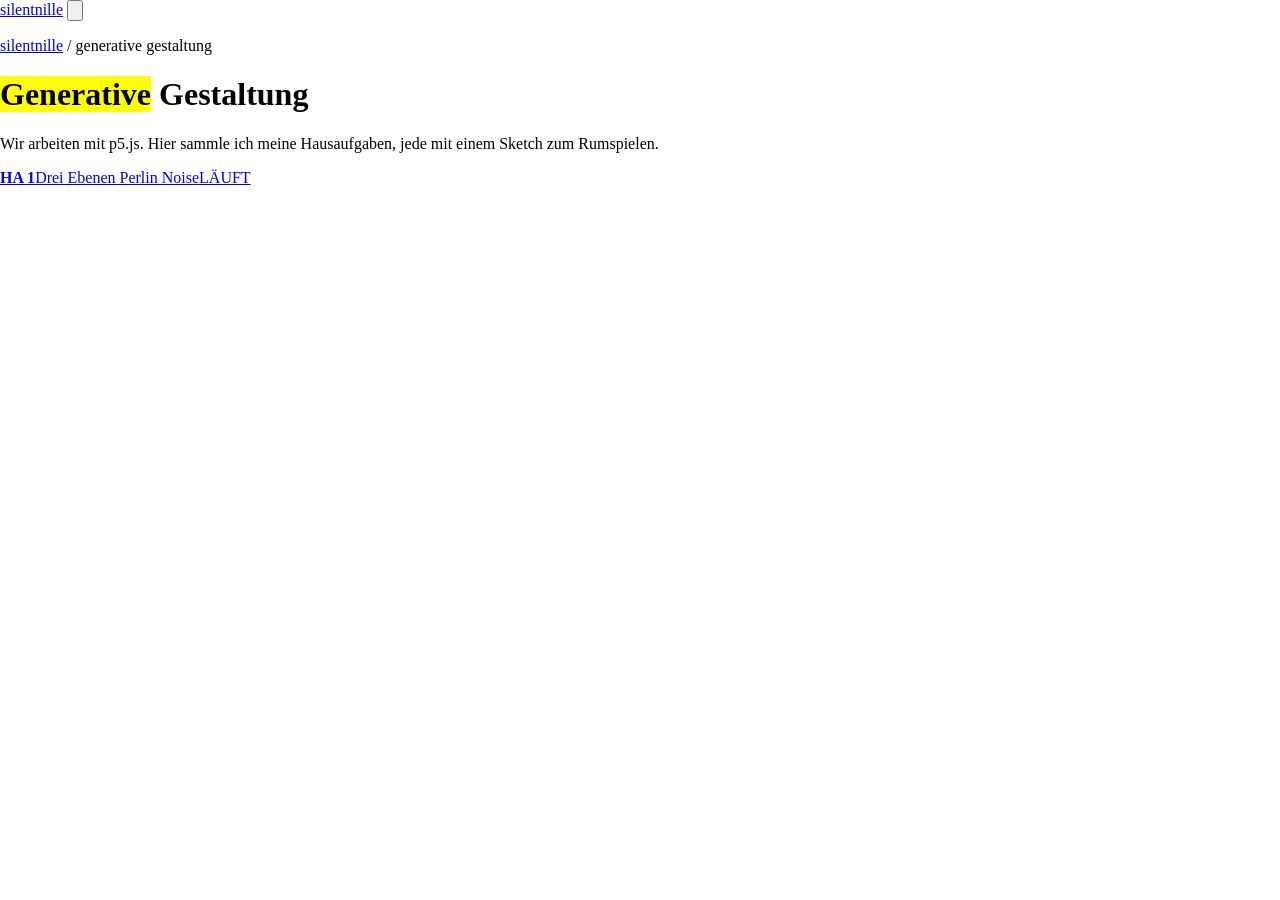
<file: generative-gestaltung/index.html>
<!doctype html>
<html lang="de">
<head>
  <meta charset="utf-8">
  <meta name="viewport" content="width=device-width, initial-scale=1">
  <title>Generative Gestaltung · silentnille</title>
  <link rel="icon" href="data:image/svg+xml,<svg xmlns='http://www.w3.org/2000/svg' viewBox='0 0 16 16'><rect x='2' y='1' width='12' height='14' fill='%23fff7a8' stroke='%231f3a93'/></svg>">
  <link rel="preload" href="/fonts/ReenieBeanie.woff2" as="font" type="font/woff2" crossorigin>
  <link rel="stylesheet" href="/style.css">
  <script>
    {
      const theme = localStorage.theme || (matchMedia('(prefers-color-scheme: dark)').matches ? 'dark' : 'light');
      document.documentElement.dataset.theme = theme;
    }
  </script>
  <script type="module" src="/main.js"></script>
</head>
<body>
  <header>
    <a class="logo" href="/">silentnille</a>
    <button class="lamp" type="button" aria-label="Licht an/aus">
      <svg viewBox="0 0 40 40" fill="none" stroke="currentColor" stroke-width="2" stroke-linecap="round" aria-hidden="true">
        <path class="cone" d="M22 13 L36 34 L12 34 Z" stroke="none"/>
        <path d="M6 37h14M13 37V22l6-8"/>
        <g class="head"><path d="M15 10l10 6-3 3-10-6z" fill="currentColor"/></g>
      </svg>
    </button>
  </header>
  <main>
    <p class="crumb"><a href="/">silentnille</a> / generative gestaltung</p>
    <h1><mark>Generative</mark> Gestaltung</h1>
    <p>Wir arbeiten mit p5.js. Hier sammle ich meine Hausaufgaben, jede mit einem Sketch zum Rumspielen.</p>
    <nav class="notes">
      <a class="note" href="/generative-gestaltung/01-perlin-noise/"><b>HA 1</b>Drei Ebenen Perlin Noise<span class="stamp">LÄUFT</span></a>
    </nav>
  </main>
</body>
</html>
</file>
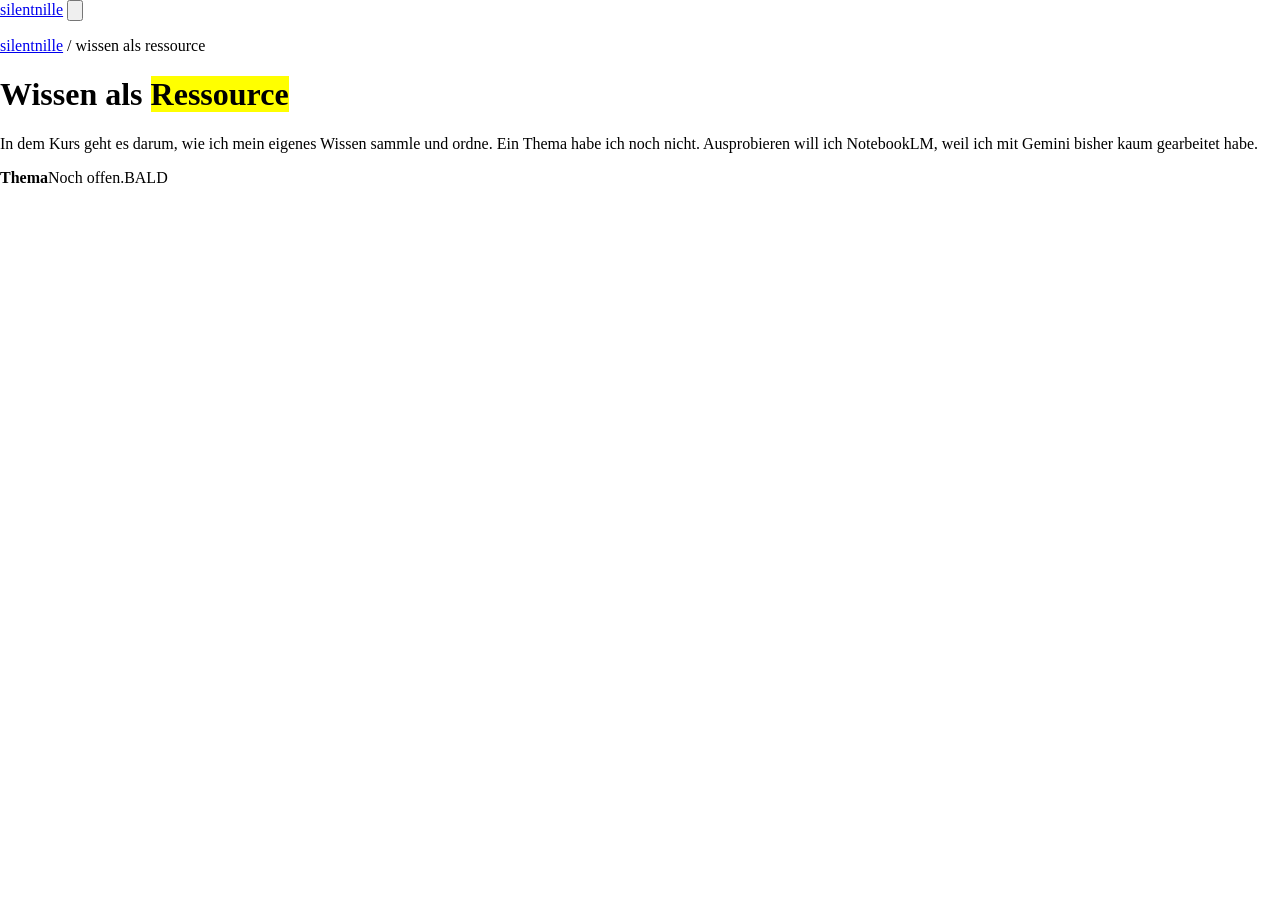
<file: wissen-als-ressource/index.html>
<!doctype html>
<html lang="de">
<head>
  <meta charset="utf-8">
  <meta name="viewport" content="width=device-width, initial-scale=1">
  <title>Wissen als Ressource · silentnille</title>
  <link rel="icon" href="data:image/svg+xml,<svg xmlns='http://www.w3.org/2000/svg' viewBox='0 0 16 16'><rect x='2' y='1' width='12' height='14' fill='%23fff7a8' stroke='%231f3a93'/></svg>">
  <link rel="preload" href="/fonts/ReenieBeanie.woff2" as="font" type="font/woff2" crossorigin>
  <link rel="stylesheet" href="/style.css">
  <script>
    {
      const theme = localStorage.theme || (matchMedia('(prefers-color-scheme: dark)').matches ? 'dark' : 'light');
      document.documentElement.dataset.theme = theme;
    }
  </script>
  <script type="module" src="/main.js"></script>
</head>
<body>
  <header>
    <a class="logo" href="/">silentnille</a>
    <button class="lamp" type="button" aria-label="Licht an/aus">
      <svg viewBox="0 0 40 40" fill="none" stroke="currentColor" stroke-width="2" stroke-linecap="round" aria-hidden="true">
        <path class="cone" d="M22 13 L36 34 L12 34 Z" stroke="none"/>
        <path d="M6 37h14M13 37V22l6-8"/>
        <g class="head"><path d="M15 10l10 6-3 3-10-6z" fill="currentColor"/></g>
      </svg>
    </button>
  </header>
  <main>
    <p class="crumb"><a href="/">silentnille</a> / wissen als ressource</p>
    <h1>Wissen als <mark>Ressource</mark></h1>
    <p>In dem Kurs geht es darum, wie ich mein eigenes Wissen sammle und ordne. Ein Thema habe ich noch nicht. Ausprobieren will ich NotebookLM, weil ich mit Gemini bisher kaum gearbeitet habe.</p>
    <div class="notes">
      <div class="note"><b>Thema</b>Noch offen.<span class="stamp soon">BALD</span></div>
    </div>
  </main>
</body>
</html>
</file>
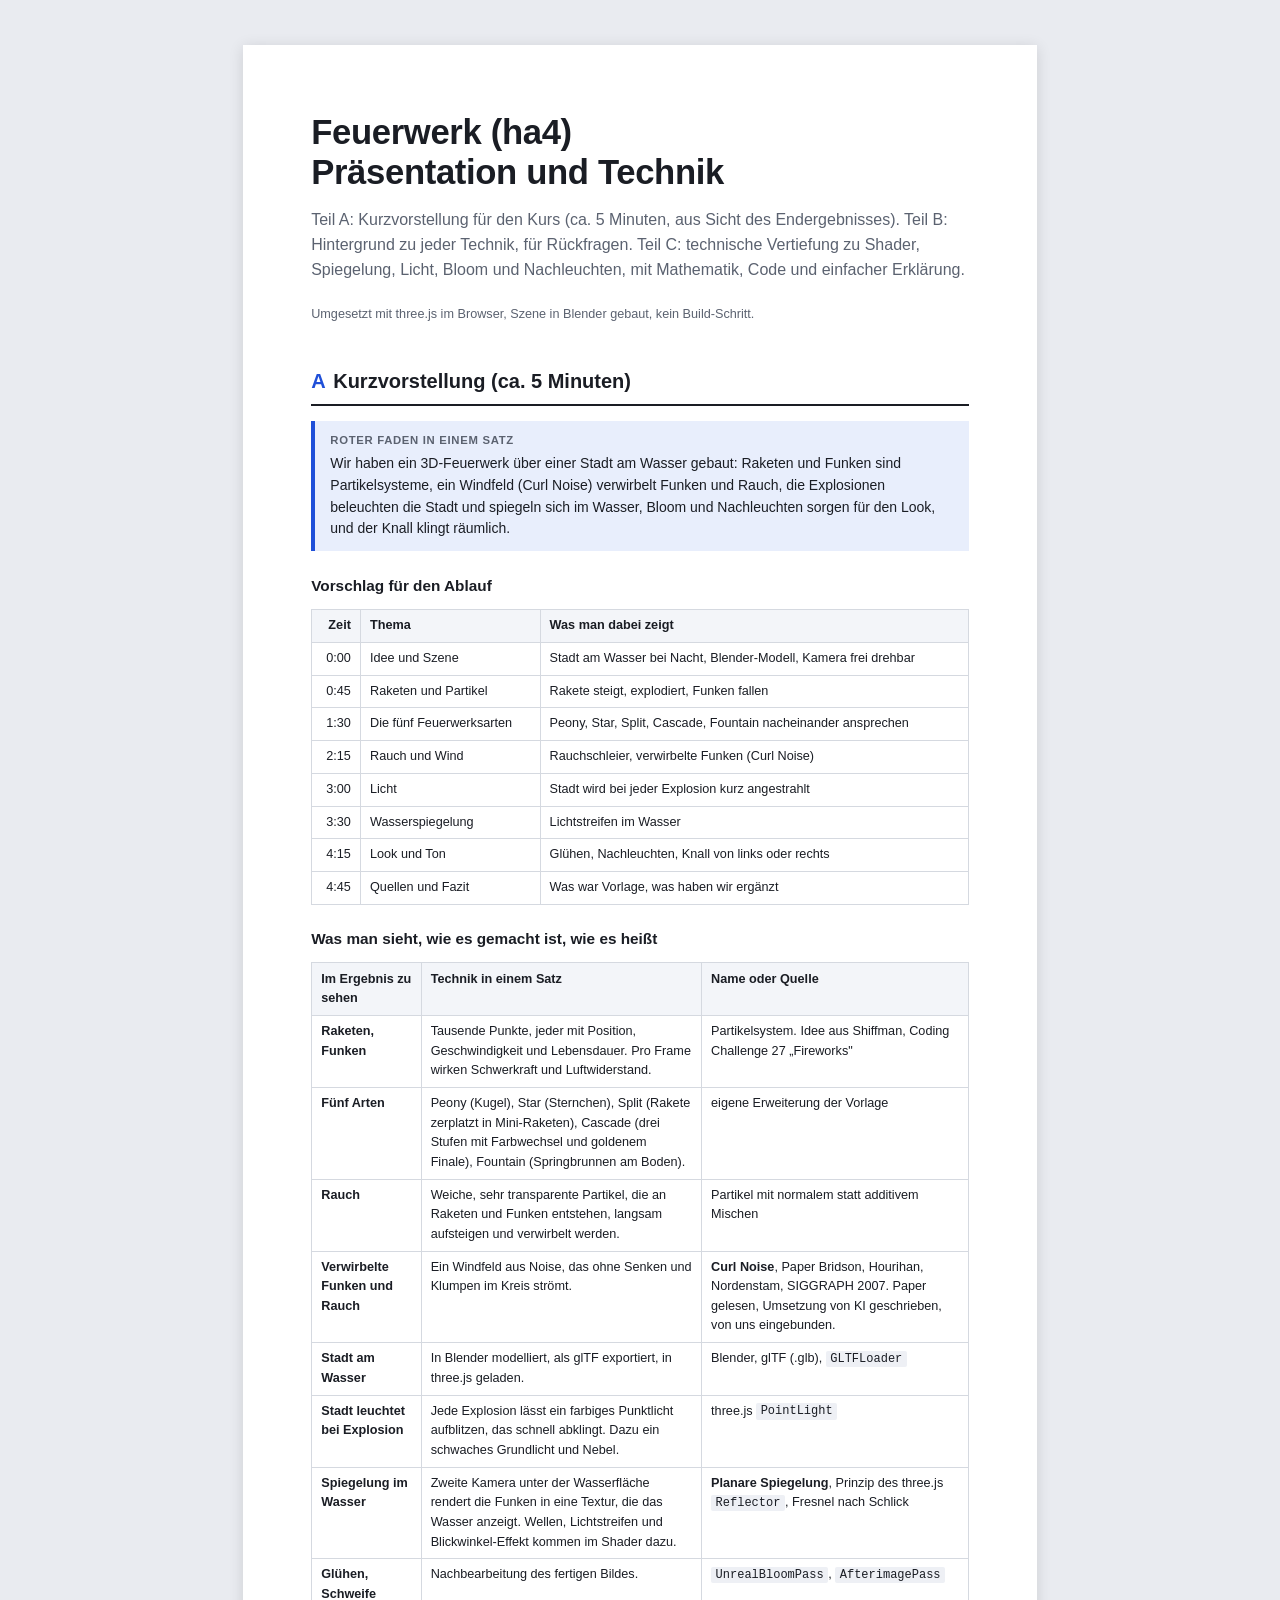
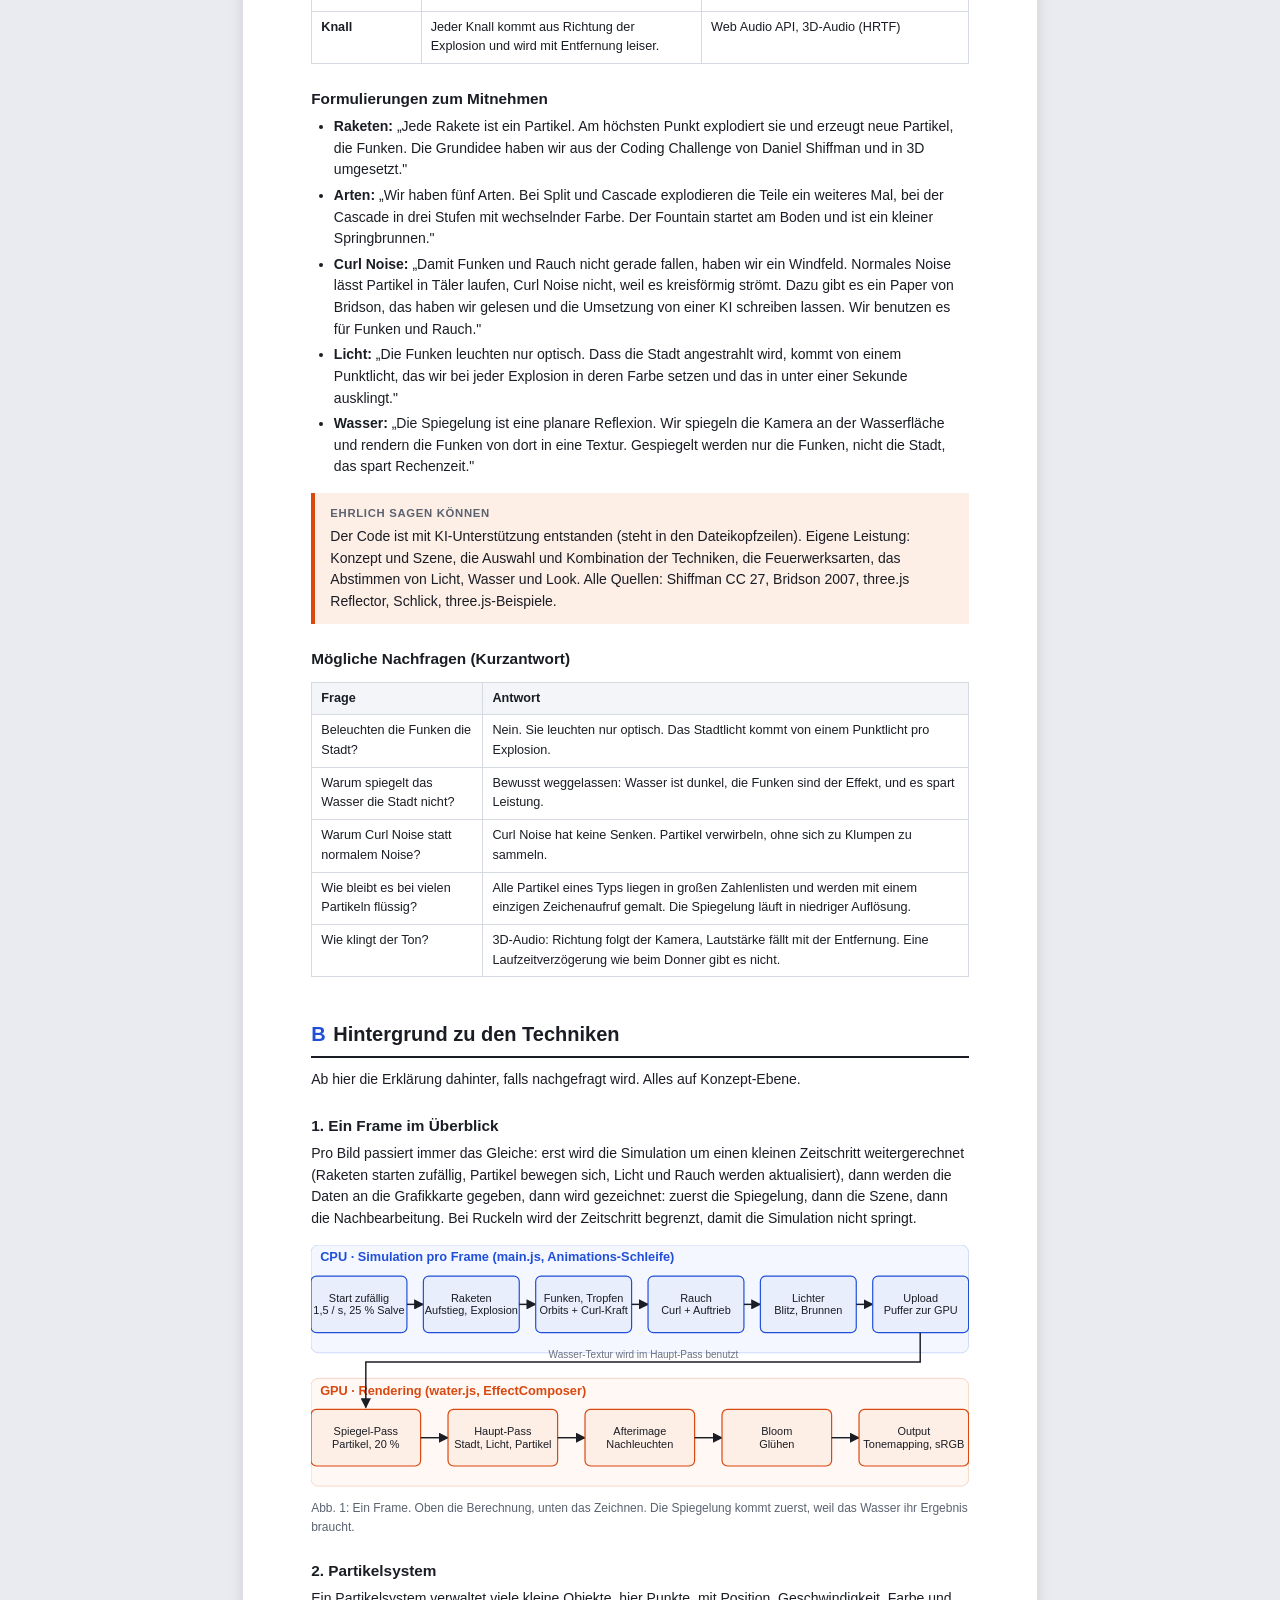
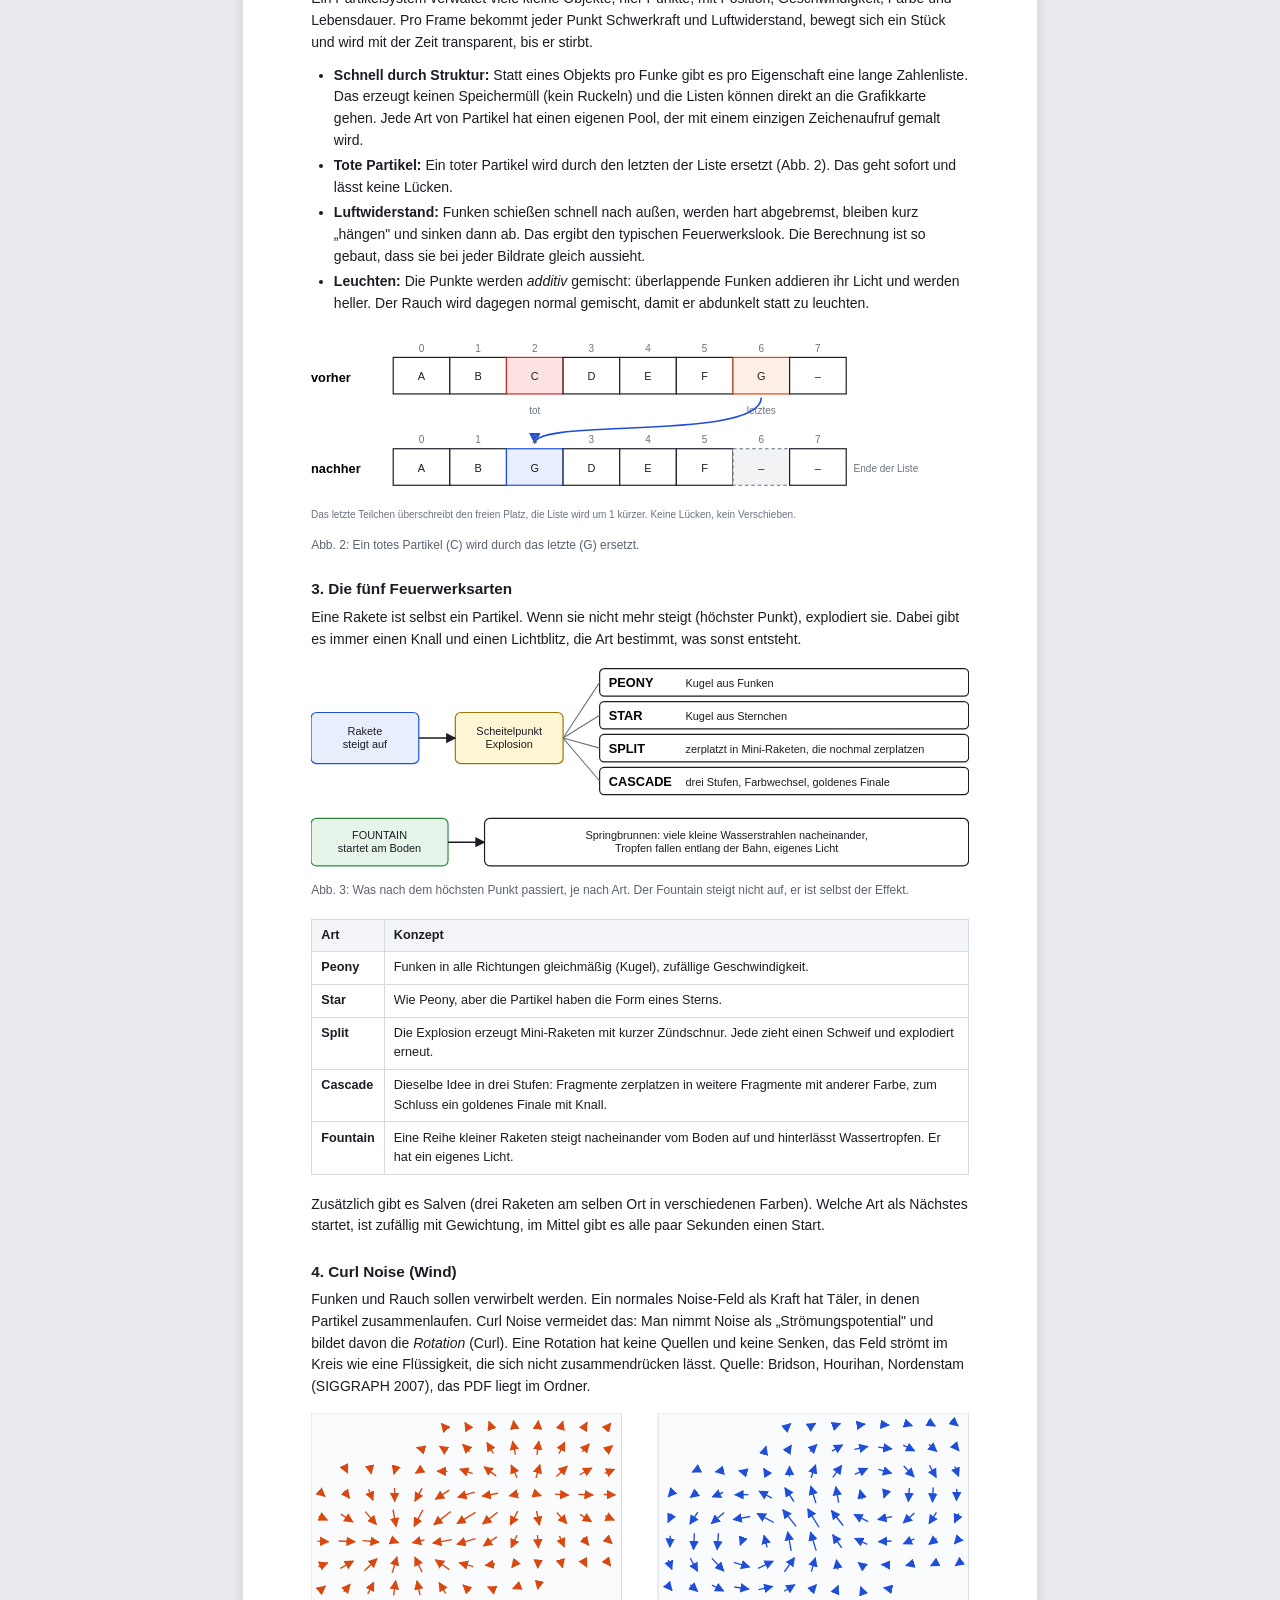
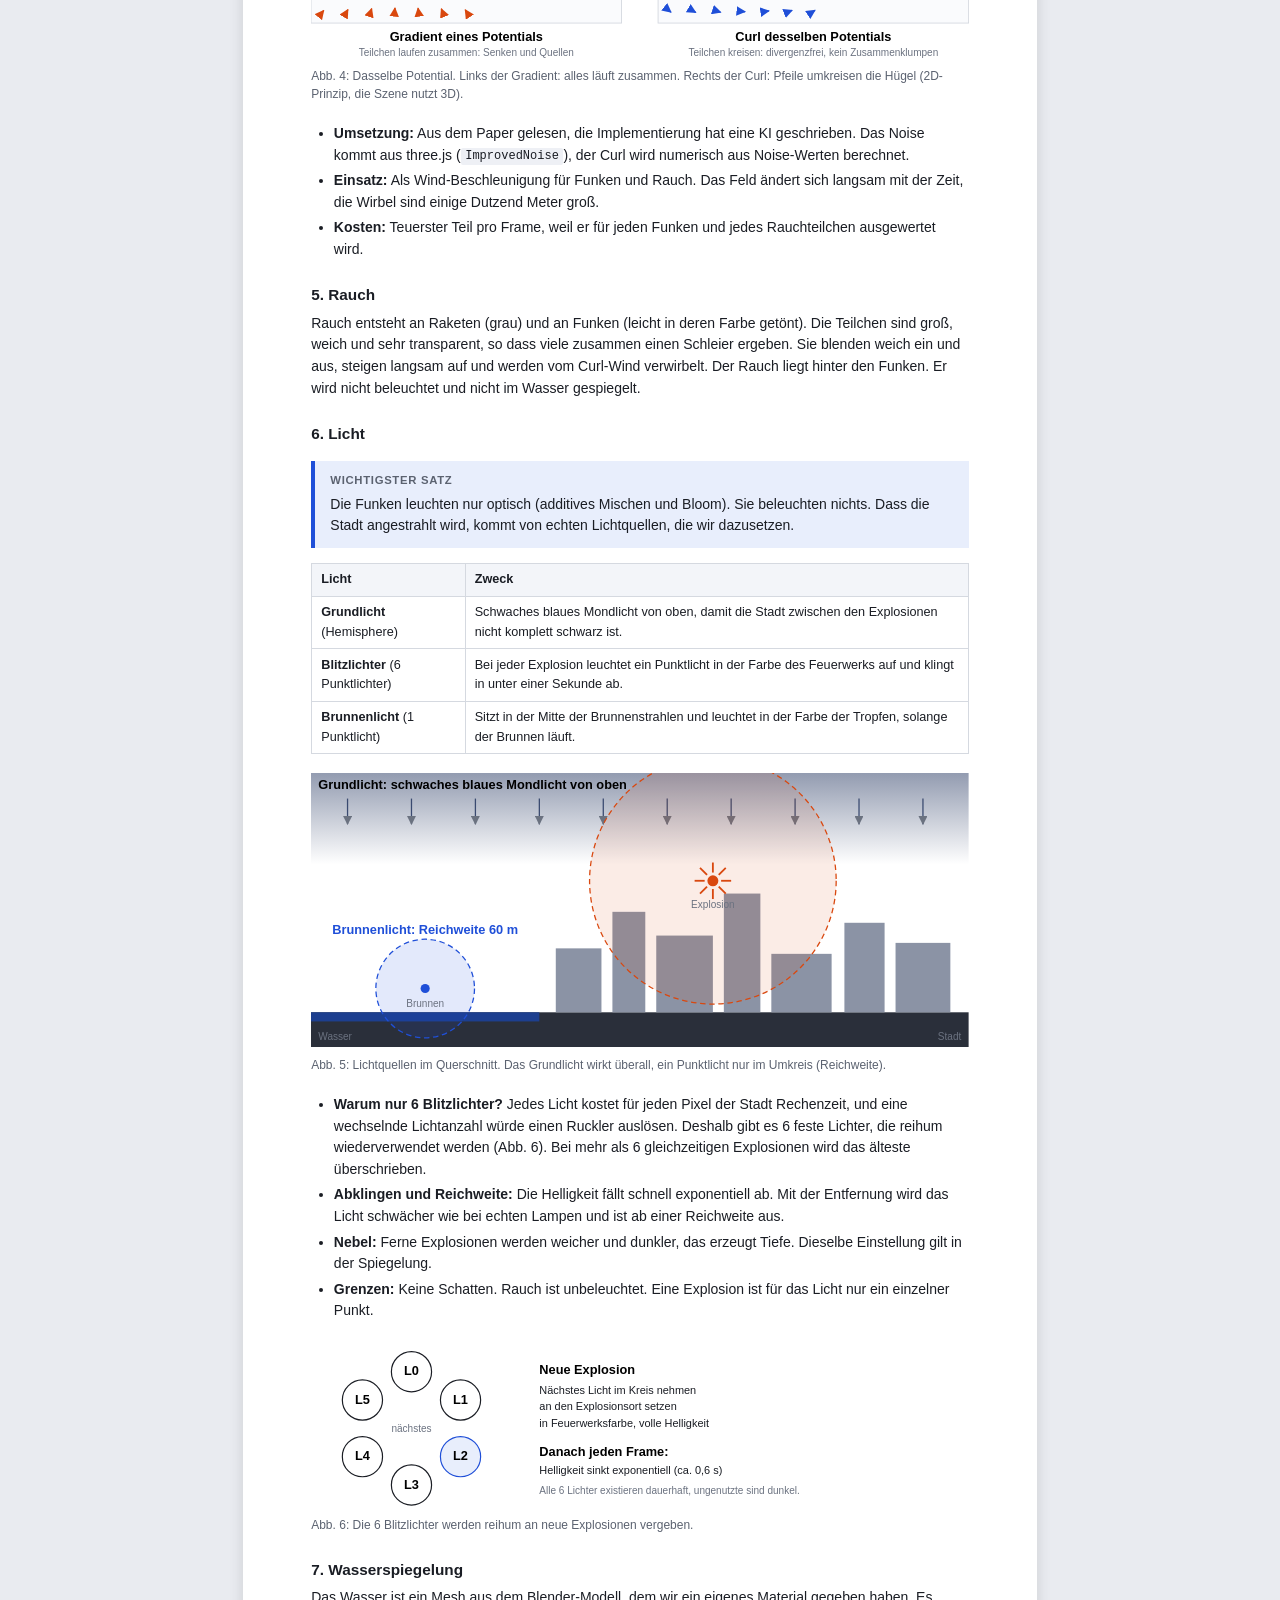
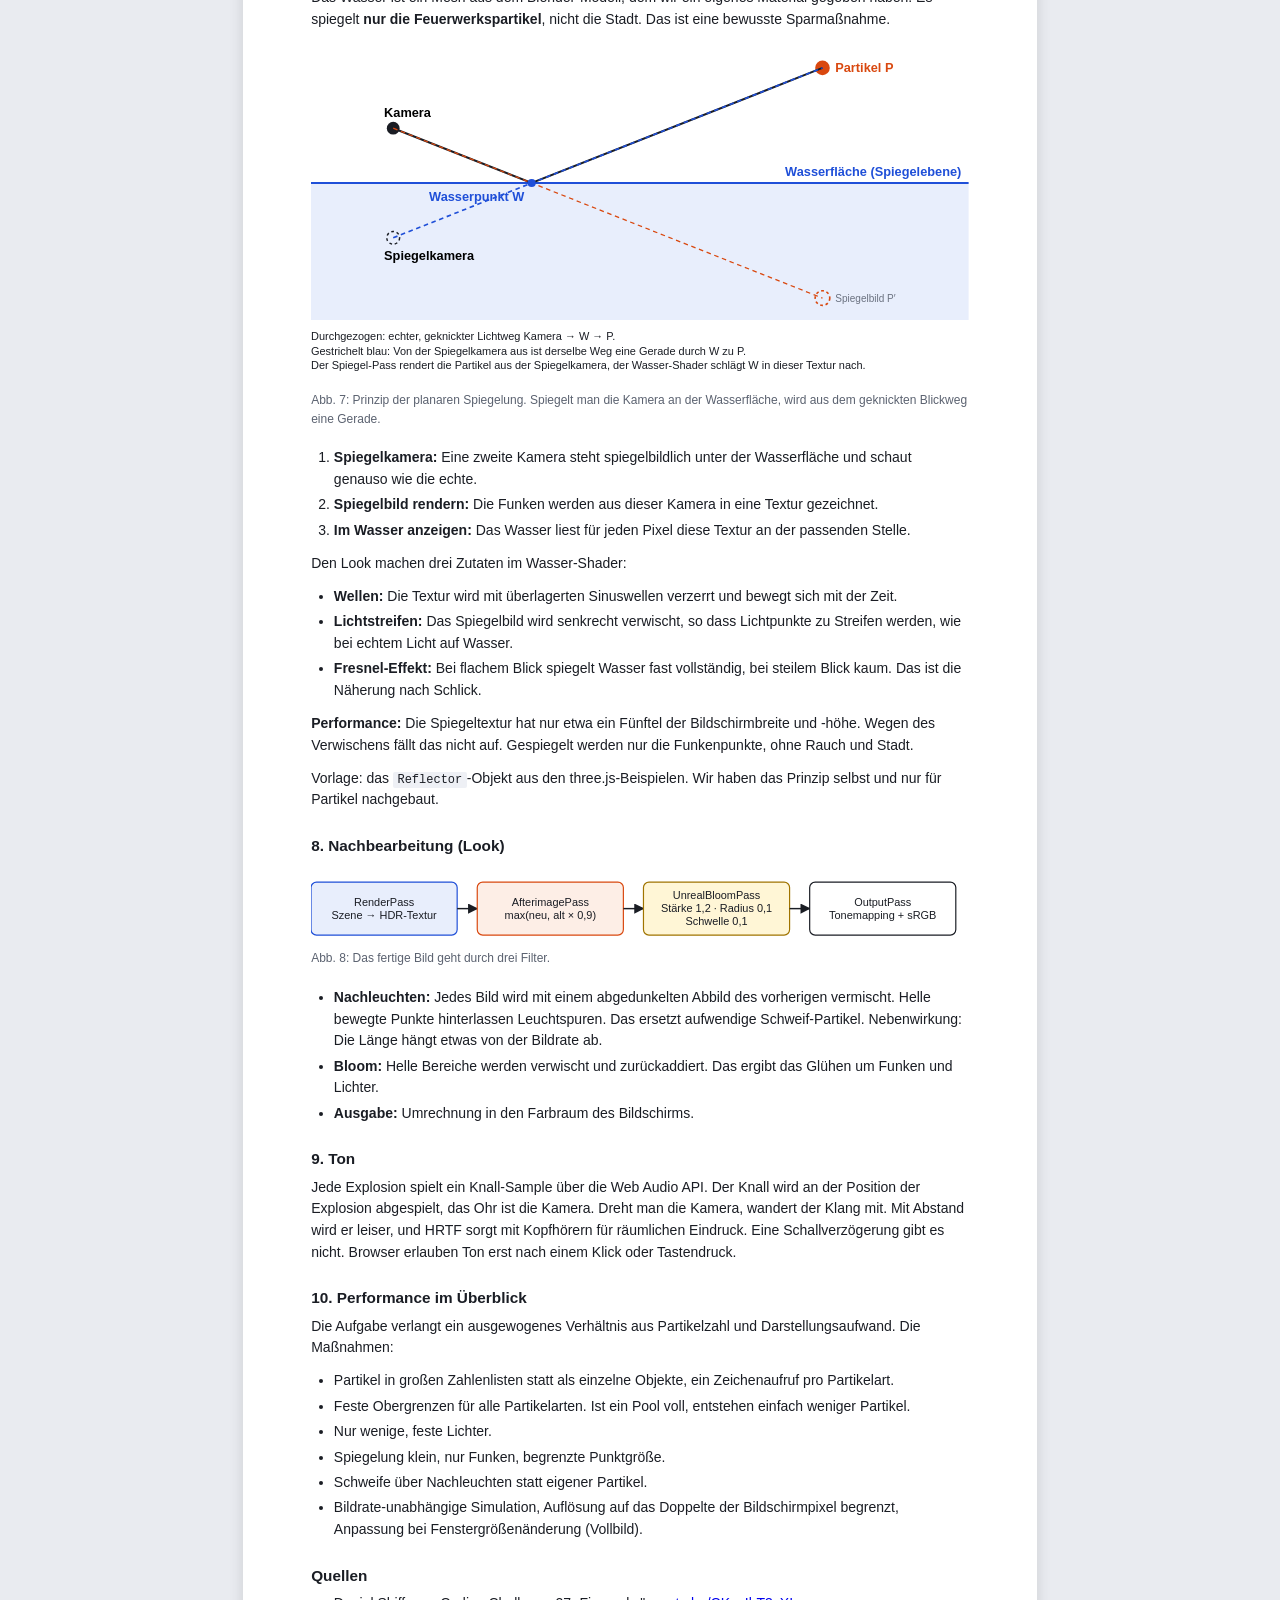
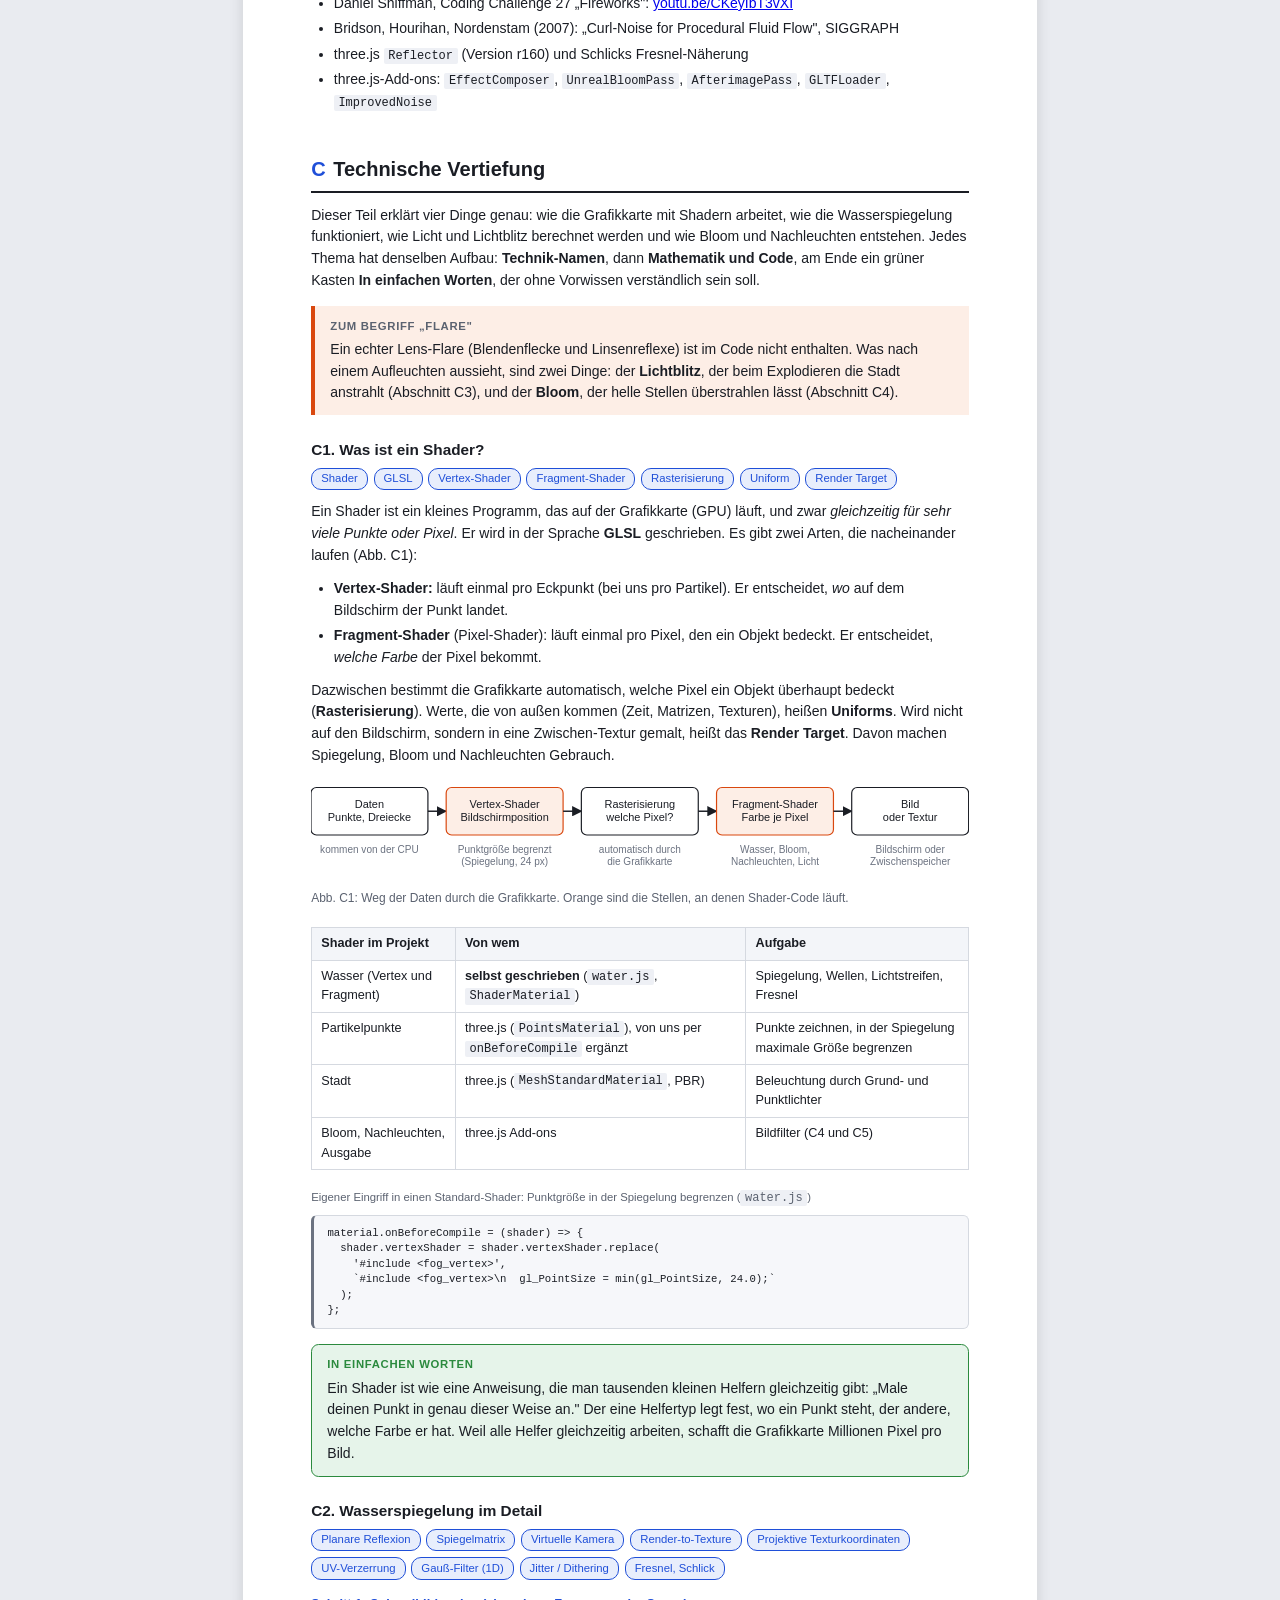
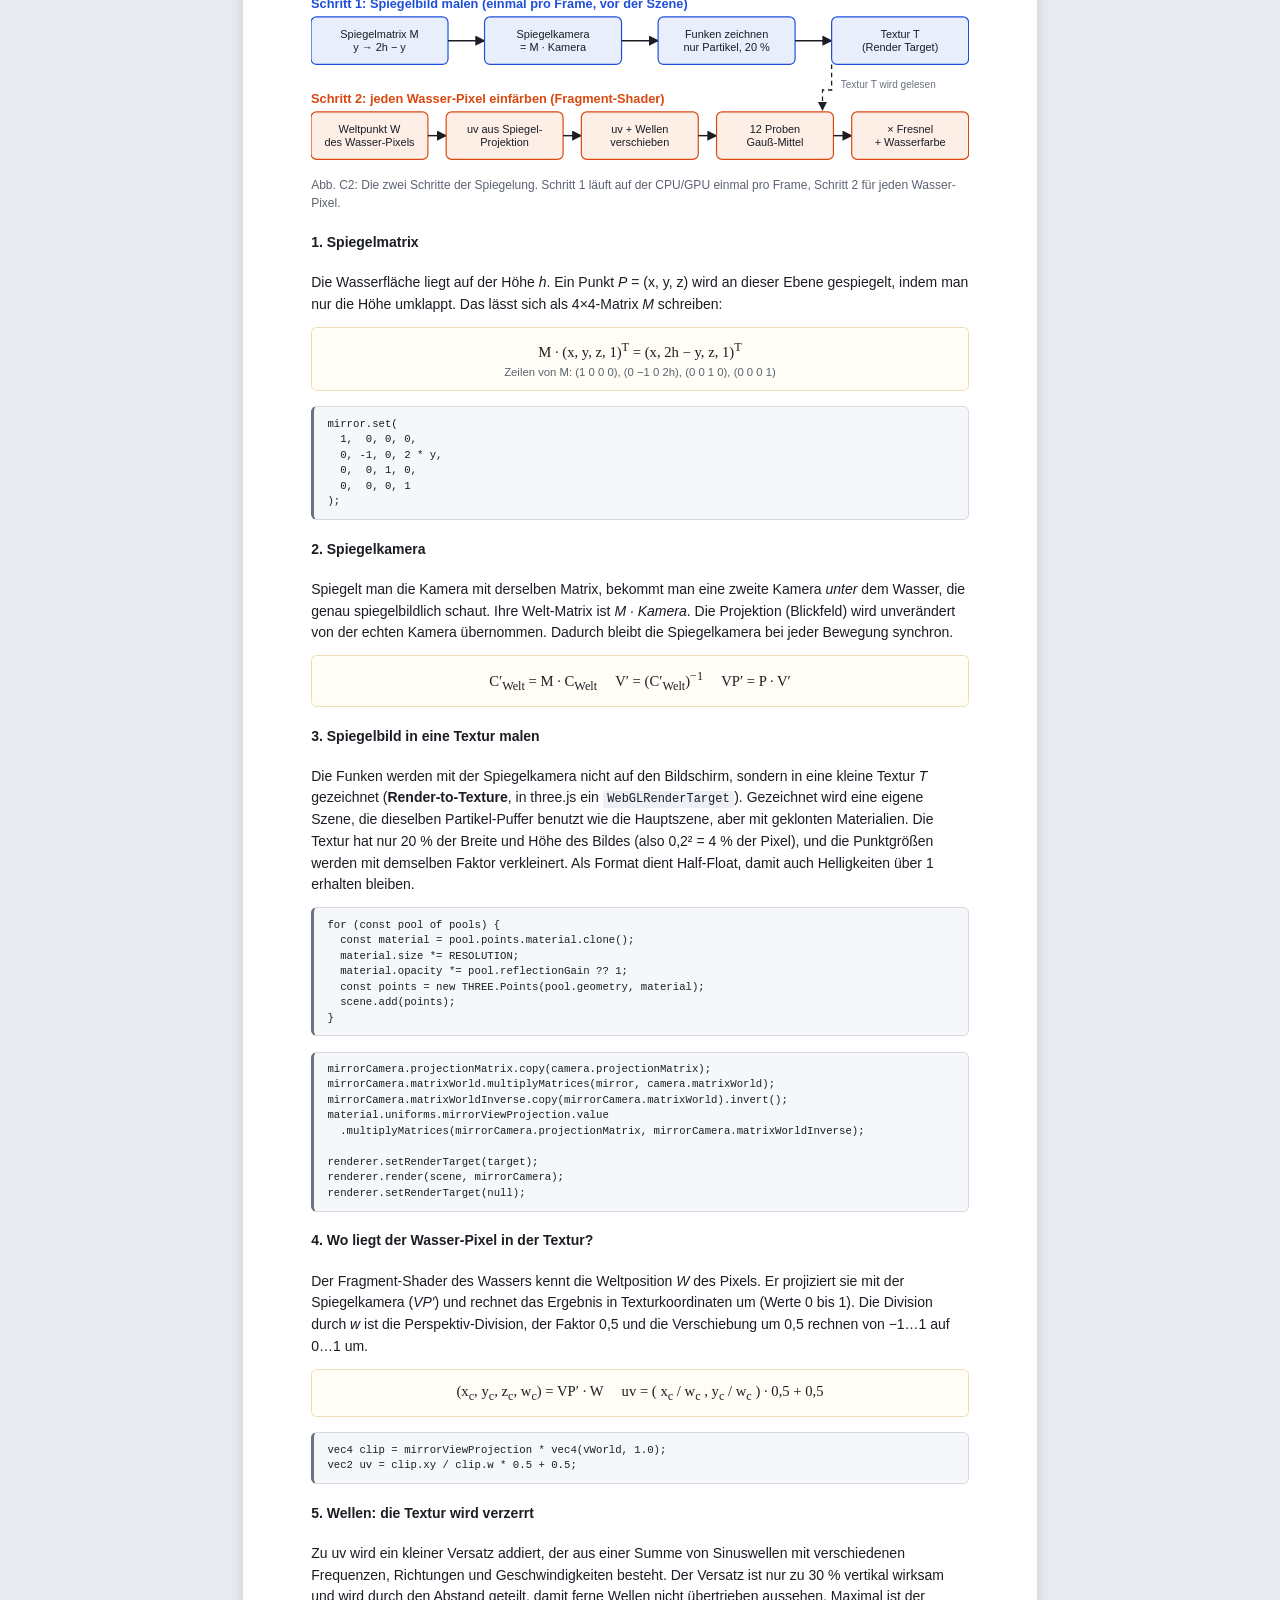
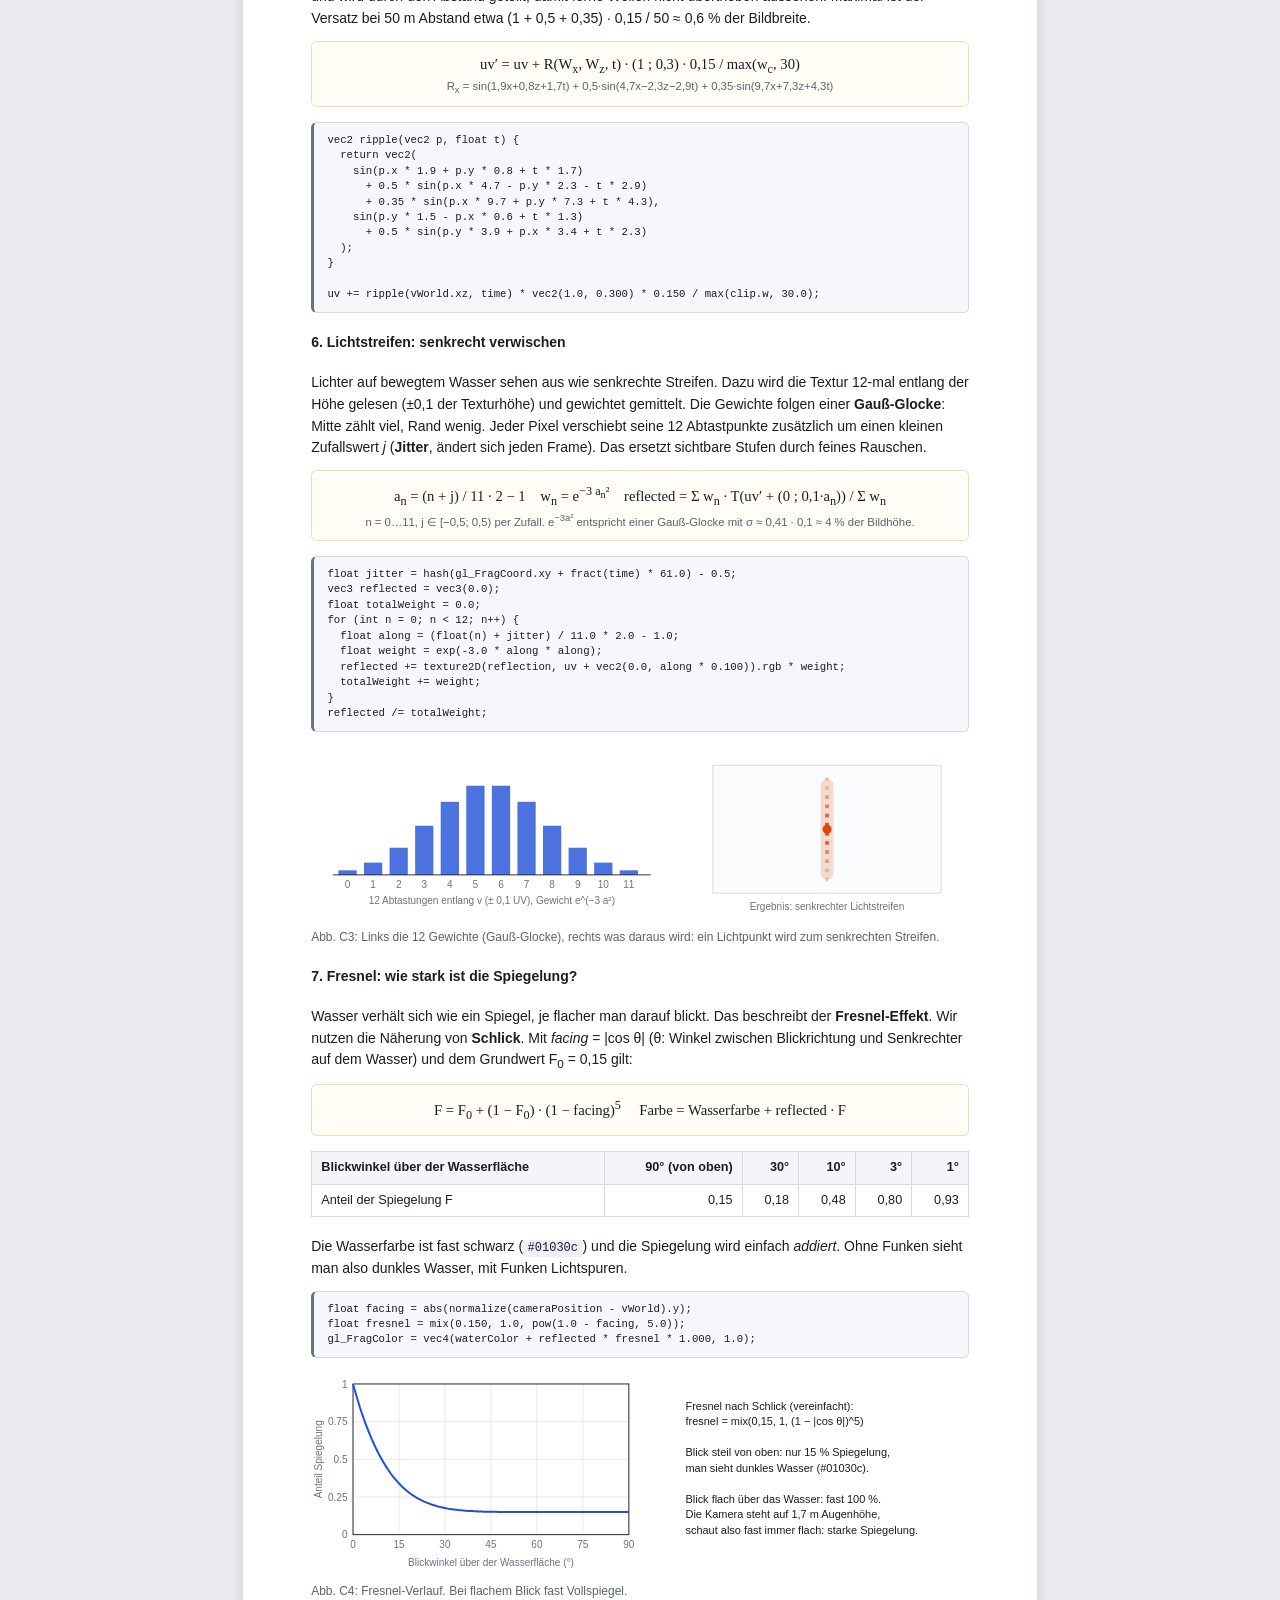
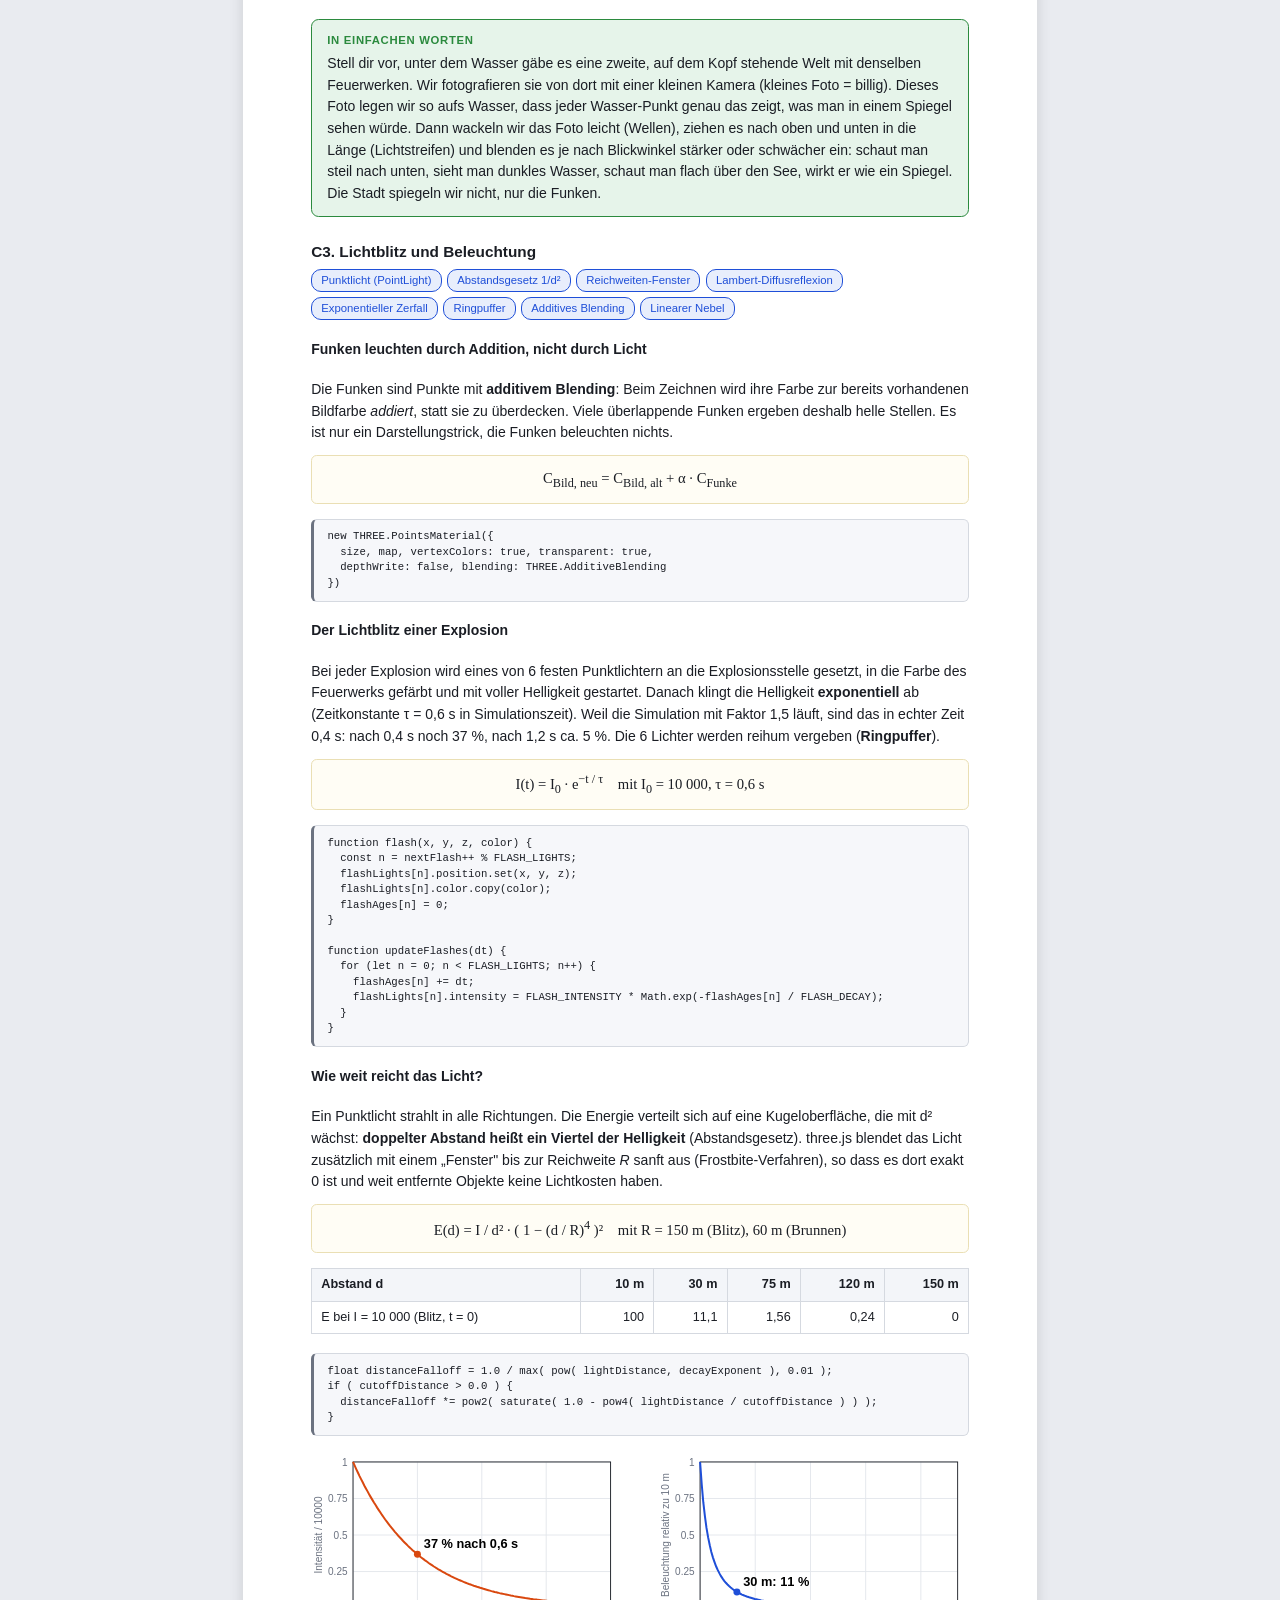
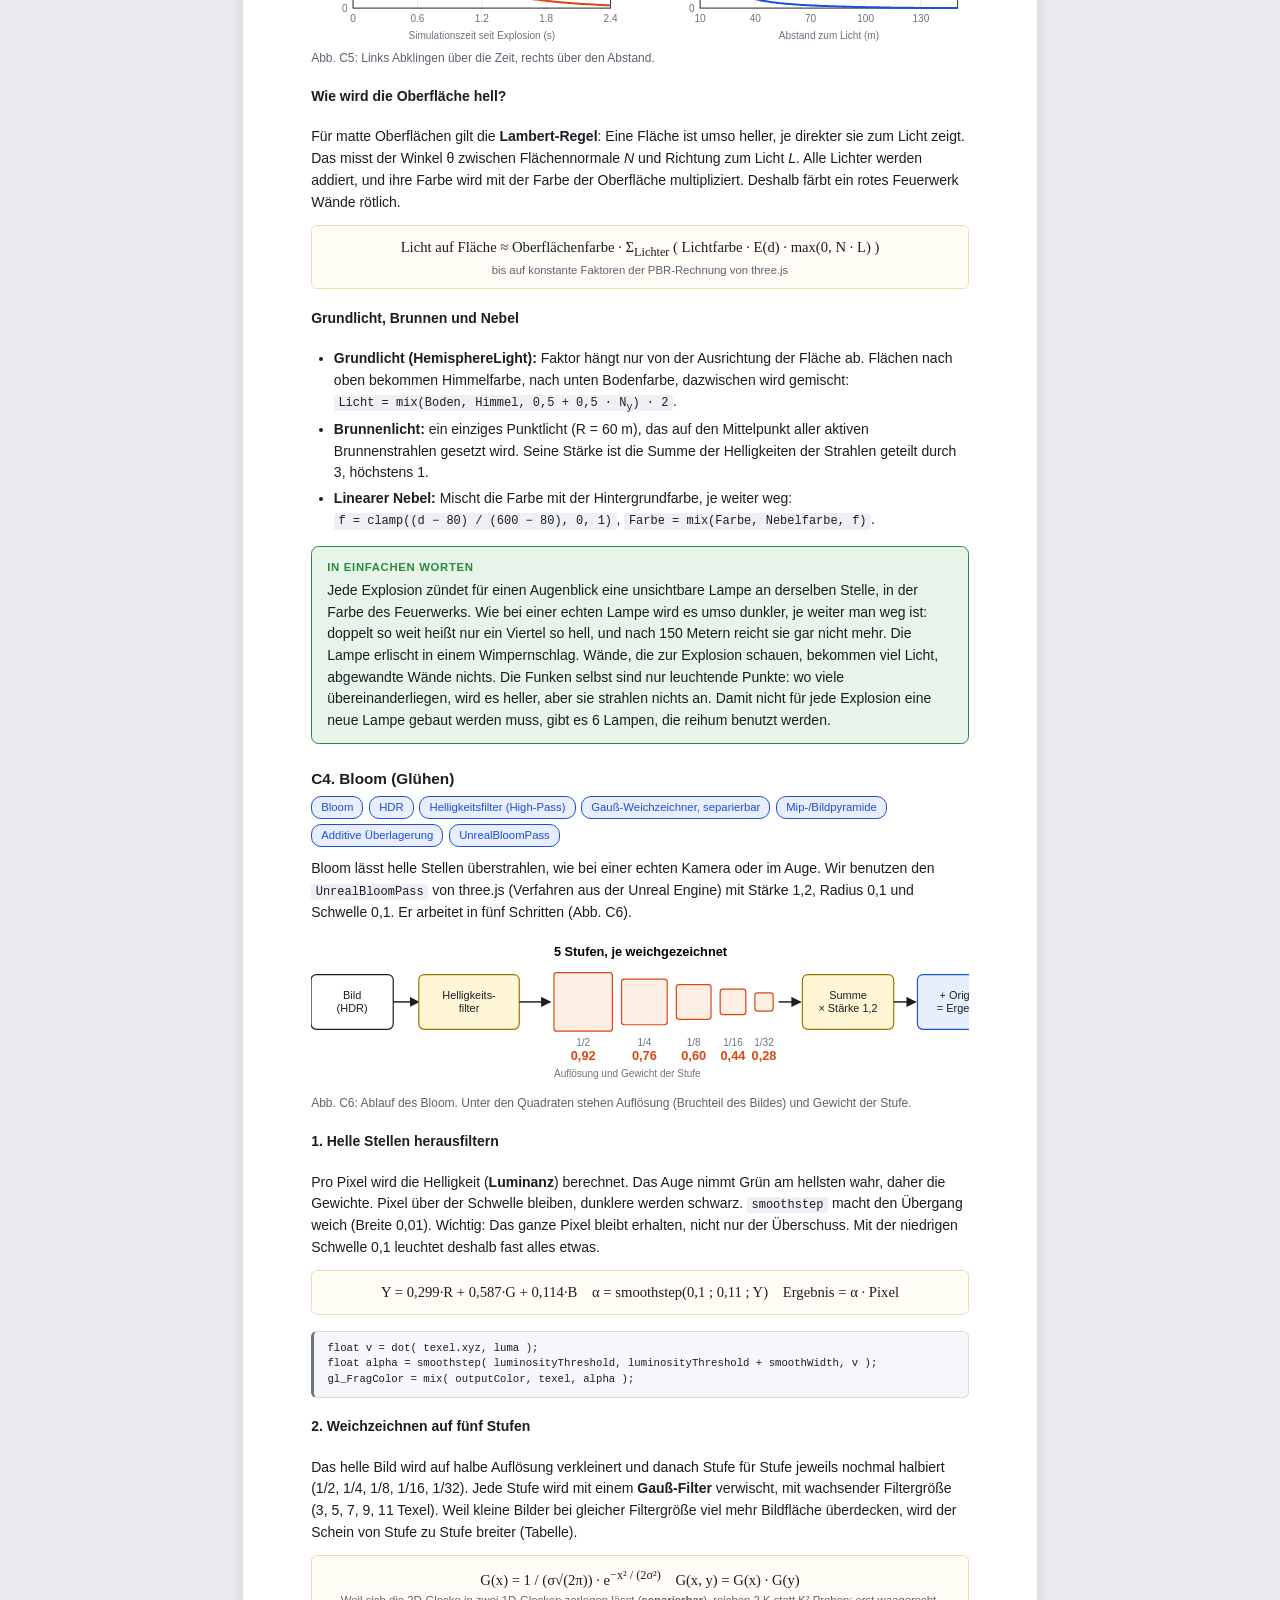
<file: bericht.html>
<!DOCTYPE html>
<html lang="de">
<head>
<meta charset="utf-8">
<meta name="viewport" content="width=device-width, initial-scale=1">
<title>ha4 Feuerwerk – Technischer Bericht</title>
<style>
:root {
  --ink: #1a1d24;
  --muted: #5b6270;
  --paper: #ffffff;
  --rule: #d5d9e0;
  --soft: #f3f5f9;
  --blue: #1f4fd8;
  --orange: #d9480f;
  --green: #2b8a3e;
  --purple: #7048e8;
  --grey: #6b7280;
  --blue-soft: #e8eefc;
  --orange-soft: #fdeee6;
  --green-soft: #e6f4ea;
  --code-bg: #eef0f5;
}
* { box-sizing: border-box; }
html { -webkit-print-color-adjust: exact; print-color-adjust: exact; }
body {
  margin: 0;
  background: #e9ebf0;
  color: var(--ink);
  font: 10.5pt/1.55 -apple-system, "Segoe UI", "Helvetica Neue", Arial, sans-serif;
}
.page {
  max-width: 210mm;
  margin: 12mm auto;
  padding: 18mm 18mm 16mm;
  background: var(--paper);
  box-shadow: 0 2px 14px rgba(0,0,0,.12);
}
h1 { font-size: 26pt; line-height: 1.15; margin: 0 0 4mm; letter-spacing: -0.01em; }
h2 {
  font-size: 15pt;
  margin: 11mm 0 3mm;
  padding-bottom: 1.6mm;
  border-bottom: 2px solid var(--ink);
  break-after: avoid;
}
h2 .num { color: var(--blue); margin-right: 2mm; }
h3 { font-size: 11.5pt; margin: 6mm 0 1.5mm; break-after: avoid; }
p { margin: 0 0 3mm; }
ul, ol { margin: 0 0 3mm; padding-left: 6mm; }
li { margin-bottom: 1mm; }
code, .mono {
  font-family: "SF Mono", Menlo, Consolas, monospace;
  font-size: 9pt;
  background: var(--code-bg);
  padding: 0.3mm 1.2mm;
  border-radius: 2px;
  white-space: nowrap;
}
.lead { font-size: 12pt; color: var(--muted); margin-bottom: 6mm; }
.meta { color: var(--muted); font-size: 9.5pt; margin-bottom: 8mm; }
.box-key {
  border-left: 4px solid var(--blue);
  background: var(--blue-soft);
  padding: 3mm 4mm;
  margin: 4mm 0;
  break-inside: avoid;
}
.box-key.orange { border-color: var(--orange); background: var(--orange-soft); }
.box-key.green { border-color: var(--green); background: var(--green-soft); }
.box-key strong.label { display: block; font-size: 8.5pt; text-transform: uppercase; letter-spacing: .06em; margin-bottom: 1mm; color: var(--muted); }
figure { margin: 4mm 0 5mm; break-inside: avoid; }
figcaption { font-size: 9pt; color: var(--muted); margin-top: 1.5mm; }
svg.fig { width: 100%; height: auto; display: block; }
table { border-collapse: collapse; width: 100%; margin: 3mm 0 5mm; font-size: 9.5pt; }
tr { break-inside: avoid; }
th, td { border: 1px solid var(--rule); padding: 1.6mm 2.4mm; text-align: left; vertical-align: top; }
th { background: var(--soft); }
td.num, th.num { text-align: right; white-space: nowrap; }
.toc { columns: 2; column-gap: 10mm; padding-left: 5mm; margin: 4mm 0 6mm; }
.toc li { break-inside: avoid; }
.toc a { color: var(--ink); text-decoration: none; }
.stats { display: grid; grid-template-columns: repeat(4, 1fr); gap: 3mm; margin: 4mm 0 6mm; }
.stat { border: 1px solid var(--rule); border-radius: 3mm; padding: 3mm; text-align: center; background: var(--soft); }
.stat b { display: block; font-size: 17pt; color: var(--blue); }
.stat span { font-size: 8.5pt; color: var(--muted); }
.qa { break-inside: avoid; border: 1px solid var(--rule); border-radius: 2mm; padding: 3mm 4mm; margin-bottom: 3mm; }
.qa .q { font-weight: 700; margin-bottom: 1mm; }
.qa .q::before { content: "F"; display: inline-block; width: 5mm; height: 5mm; line-height: 5mm; text-align: center; background: var(--ink); color: #fff; font-size: 8pt; border-radius: 50%; margin-right: 2mm; }
.qa p:last-child { margin-bottom: 0; }

.t { font: 12px -apple-system, "Segoe UI", Arial, sans-serif; fill: var(--ink); }
.tb { font-weight: 700; }
.tm { fill: var(--grey); font-size: 11px; }
.tblue { fill: var(--blue); }
.torange { fill: var(--orange); }
.box { fill: #fff; stroke: var(--ink); stroke-width: 1.3; }
.box.cpu { fill: var(--blue-soft); stroke: var(--blue); }
.box.gpu { fill: var(--orange-soft); stroke: var(--orange); }
.box.accent { fill: #fff6d6; stroke: #a07400; }
.box.accent2 { fill: var(--green-soft); stroke: var(--green); }
.band-cpu { fill: #f4f7ff; stroke: #c9d6f7; }
.band-gpu { fill: #fff8f4; stroke: #f4d2c1; }
.cell { fill: #fff; stroke: var(--ink); stroke-width: 1.3; }
.cell.dead { fill: #fde2e2; stroke: #c92a2a; }
.cell.last { fill: var(--orange-soft); stroke: var(--orange); }
.cell.moved { fill: var(--blue-soft); stroke: var(--blue); }
.cell.free { fill: #f1f3f5; stroke: var(--grey); stroke-dasharray: 4 3; }
.panel { fill: #fafbfd; stroke: var(--rule); }
.grid { stroke: #e3e6ec; stroke-width: 1; }
.ground { fill: #2a2f3a; }
.water { fill: #1d3f8f; }
.water-big { fill: #e8eefc; }
.bld { fill: #8b93a5; }
.range-flash { fill: rgba(217,72,15,.10); stroke: var(--orange); stroke-dasharray: 6 4; stroke-width: 1.4; }
.range-fountain { fill: rgba(31,79,216,.12); stroke: var(--blue); stroke-dasharray: 6 4; stroke-width: 1.4; }


.tags { margin: 0 0 3mm; display: flex; flex-wrap: wrap; gap: 1.5mm; }
.tags span { font-size: 8.5pt; border: 1px solid var(--blue); color: var(--blue); background: var(--blue-soft); border-radius: 10px; padding: 0.4mm 2.4mm; }
.simple { border: 1.5px solid var(--green); background: var(--green-soft); border-radius: 2mm; padding: 3mm 4mm; margin: 4mm 0 5mm; break-inside: avoid; }
.simple strong.label { display: block; font-size: 8.5pt; text-transform: uppercase; letter-spacing: .06em; color: var(--green); margin-bottom: 1mm; }
.simple p:last-child { margin-bottom: 0; }
pre.code { margin: 2mm 0 4mm; padding: 2.5mm 3.5mm; background: #f6f7fa; border: 1px solid var(--rule); border-left: 3px solid var(--grey); border-radius: 1.5mm; font: 8pt/1.45 "SF Mono", Menlo, Consolas, monospace; white-space: pre-wrap; word-break: break-word; break-inside: avoid; }
.math { margin: 2mm 0 4mm; padding: 2.5mm 4mm; background: #fffdf5; border: 1px solid #eadfb4; border-radius: 1.5mm; font: 11pt/1.7 "Times New Roman", Georgia, serif; text-align: center; break-inside: avoid; }
.math small { display: block; font: 8.5pt/1.4 -apple-system, "Segoe UI", Arial, sans-serif; color: var(--muted); }
.srclabel { font-size: 8.5pt; color: var(--muted); margin: 3mm 0 0; }

@page { size: A4; margin: 0; }
@media print {
  body { background: #fff; font-size: 10pt; }
  .page { margin: 0; box-shadow: none; max-width: none; width: 210mm; padding: 16mm 17mm 14mm; }
  .page + .page { break-before: page; }
  a { color: inherit; }
}
@media (max-width: 760px) {
  .page { margin: 0; padding: 12mm 6mm; }
  .stats { grid-template-columns: repeat(2, 1fr); }
  .toc { columns: 1; }
}
</style>
</head>
<body>
<svg width="0" height="0" style="position:absolute" aria-hidden="true"><defs><marker id="ah-ink" viewBox="0 0 10 10" refX="9" refY="5" markerWidth="7" markerHeight="7" orient="auto-start-reverse"><path d="M0,0 L10,5 L0,10 z" fill="#1a1d24"/></marker><marker id="ah-blue" viewBox="0 0 10 10" refX="9" refY="5" markerWidth="7" markerHeight="7" orient="auto-start-reverse"><path d="M0,0 L10,5 L0,10 z" fill="#1f4fd8"/></marker><marker id="ah-orange" viewBox="0 0 10 10" refX="9" refY="5" markerWidth="7" markerHeight="7" orient="auto-start-reverse"><path d="M0,0 L10,5 L0,10 z" fill="#d9480f"/></marker><marker id="ah-green" viewBox="0 0 10 10" refX="9" refY="5" markerWidth="7" markerHeight="7" orient="auto-start-reverse"><path d="M0,0 L10,5 L0,10 z" fill="#2b8a3e"/></marker><marker id="ah-purple" viewBox="0 0 10 10" refX="9" refY="5" markerWidth="7" markerHeight="7" orient="auto-start-reverse"><path d="M0,0 L10,5 L0,10 z" fill="#7048e8"/></marker><marker id="ah-grey" viewBox="0 0 10 10" refX="9" refY="5" markerWidth="7" markerHeight="7" orient="auto-start-reverse"><path d="M0,0 L10,5 L0,10 z" fill="#6b7280"/></marker></defs></svg>

<main class="page">

<h1>Feuerwerk (ha4)<br>Präsentation und Technik</h1>
<p class="lead">Teil A: Kurzvorstellung für den Kurs (ca. 5 Minuten, aus Sicht des Endergebnisses). Teil B: Hintergrund zu jeder Technik, für Rückfragen. Teil C: technische Vertiefung zu Shader, Spiegelung, Licht, Bloom und Nachleuchten, mit Mathematik, Code und einfacher Erklärung.</p>
<p class="meta">Umgesetzt mit three.js im Browser, Szene in Blender gebaut, kein Build-Schritt.</p>

<h2 id="a"><span class="num">A</span>Kurzvorstellung (ca. 5 Minuten)</h2>

<div class="box-key">
  <strong class="label">Roter Faden in einem Satz</strong>
  Wir haben ein 3D-Feuerwerk über einer Stadt am Wasser gebaut: Raketen und Funken sind Partikelsysteme, ein Windfeld (Curl Noise) verwirbelt Funken und Rauch, die Explosionen beleuchten die Stadt und spiegeln sich im Wasser, Bloom und Nachleuchten sorgen für den Look, und der Knall klingt räumlich.
</div>

<h3>Vorschlag für den Ablauf</h3>
<table>
  <tr><th class="num">Zeit</th><th>Thema</th><th>Was man dabei zeigt</th></tr>
  <tr><td class="num">0:00</td><td>Idee und Szene</td><td>Stadt am Wasser bei Nacht, Blender-Modell, Kamera frei drehbar</td></tr>
  <tr><td class="num">0:45</td><td>Raketen und Partikel</td><td>Rakete steigt, explodiert, Funken fallen</td></tr>
  <tr><td class="num">1:30</td><td>Die fünf Feuerwerksarten</td><td>Peony, Star, Split, Cascade, Fountain nacheinander ansprechen</td></tr>
  <tr><td class="num">2:15</td><td>Rauch und Wind</td><td>Rauchschleier, verwirbelte Funken (Curl Noise)</td></tr>
  <tr><td class="num">3:00</td><td>Licht</td><td>Stadt wird bei jeder Explosion kurz angestrahlt</td></tr>
  <tr><td class="num">3:30</td><td>Wasserspiegelung</td><td>Lichtstreifen im Wasser</td></tr>
  <tr><td class="num">4:15</td><td>Look und Ton</td><td>Glühen, Nachleuchten, Knall von links oder rechts</td></tr>
  <tr><td class="num">4:45</td><td>Quellen und Fazit</td><td>Was war Vorlage, was haben wir ergänzt</td></tr>
</table>

<h3>Was man sieht, wie es gemacht ist, wie es heißt</h3>
<table>
  <tr><th>Im Ergebnis zu sehen</th><th>Technik in einem Satz</th><th>Name oder Quelle</th></tr>
  <tr><td><strong>Raketen, Funken</strong></td><td>Tausende Punkte, jeder mit Position, Geschwindigkeit und Lebensdauer. Pro Frame wirken Schwerkraft und Luftwiderstand.</td><td>Partikelsystem. Idee aus Shiffman, Coding Challenge 27 „Fireworks"</td></tr>
  <tr><td><strong>Fünf Arten</strong></td><td>Peony (Kugel), Star (Sternchen), Split (Rakete zerplatzt in Mini-Raketen), Cascade (drei Stufen mit Farbwechsel und goldenem Finale), Fountain (Springbrunnen am Boden).</td><td>eigene Erweiterung der Vorlage</td></tr>
  <tr><td><strong>Rauch</strong></td><td>Weiche, sehr transparente Partikel, die an Raketen und Funken entstehen, langsam aufsteigen und verwirbelt werden.</td><td>Partikel mit normalem statt additivem Mischen</td></tr>
  <tr><td><strong>Verwirbelte Funken und Rauch</strong></td><td>Ein Windfeld aus Noise, das ohne Senken und Klumpen im Kreis strömt.</td><td><strong>Curl Noise</strong>, Paper Bridson, Hourihan, Nordenstam, SIGGRAPH 2007. Paper gelesen, Umsetzung von KI geschrieben, von uns eingebunden.</td></tr>
  <tr><td><strong>Stadt am Wasser</strong></td><td>In Blender modelliert, als glTF exportiert, in three.js geladen.</td><td>Blender, glTF (.glb), <code>GLTFLoader</code></td></tr>
  <tr><td><strong>Stadt leuchtet bei Explosion</strong></td><td>Jede Explosion lässt ein farbiges Punktlicht aufblitzen, das schnell abklingt. Dazu ein schwaches Grundlicht und Nebel.</td><td>three.js <code>PointLight</code></td></tr>
  <tr><td><strong>Spiegelung im Wasser</strong></td><td>Zweite Kamera unter der Wasserfläche rendert die Funken in eine Textur, die das Wasser anzeigt. Wellen, Lichtstreifen und Blickwinkel-Effekt kommen im Shader dazu.</td><td><strong>Planare Spiegelung</strong>, Prinzip des three.js <code>Reflector</code>, Fresnel nach Schlick</td></tr>
  <tr><td><strong>Glühen, Schweife</strong></td><td>Nachbearbeitung des fertigen Bildes.</td><td><code>UnrealBloomPass</code>, <code>AfterimagePass</code></td></tr>
  <tr><td><strong>Knall</strong></td><td>Jeder Knall kommt aus Richtung der Explosion und wird mit Entfernung leiser.</td><td>Web Audio API, 3D-Audio (HRTF)</td></tr>
</table>

<h3>Formulierungen zum Mitnehmen</h3>
<ul>
  <li><strong>Raketen:</strong> „Jede Rakete ist ein Partikel. Am höchsten Punkt explodiert sie und erzeugt neue Partikel, die Funken. Die Grundidee haben wir aus der Coding Challenge von Daniel Shiffman und in 3D umgesetzt."</li>
  <li><strong>Arten:</strong> „Wir haben fünf Arten. Bei Split und Cascade explodieren die Teile ein weiteres Mal, bei der Cascade in drei Stufen mit wechselnder Farbe. Der Fountain startet am Boden und ist ein kleiner Springbrunnen."</li>
  <li><strong>Curl Noise:</strong> „Damit Funken und Rauch nicht gerade fallen, haben wir ein Windfeld. Normales Noise lässt Partikel in Täler laufen, Curl Noise nicht, weil es kreisförmig strömt. Dazu gibt es ein Paper von Bridson, das haben wir gelesen und die Umsetzung von einer KI schreiben lassen. Wir benutzen es für Funken und Rauch."</li>
  <li><strong>Licht:</strong> „Die Funken leuchten nur optisch. Dass die Stadt angestrahlt wird, kommt von einem Punktlicht, das wir bei jeder Explosion in deren Farbe setzen und das in unter einer Sekunde ausklingt."</li>
  <li><strong>Wasser:</strong> „Die Spiegelung ist eine planare Reflexion. Wir spiegeln die Kamera an der Wasserfläche und rendern die Funken von dort in eine Textur. Gespiegelt werden nur die Funken, nicht die Stadt, das spart Rechenzeit."</li>
</ul>

<div class="box-key orange">
  <strong class="label">Ehrlich sagen können</strong>
  Der Code ist mit KI-Unterstützung entstanden (steht in den Dateikopfzeilen). Eigene Leistung: Konzept und Szene, die Auswahl und Kombination der Techniken, die Feuerwerksarten, das Abstimmen von Licht, Wasser und Look. Alle Quellen: Shiffman CC 27, Bridson 2007, three.js Reflector, Schlick, three.js-Beispiele.
</div>

<h3>Mögliche Nachfragen (Kurzantwort)</h3>
<table>
  <tr><th>Frage</th><th>Antwort</th></tr>
  <tr><td>Beleuchten die Funken die Stadt?</td><td>Nein. Sie leuchten nur optisch. Das Stadtlicht kommt von einem Punktlicht pro Explosion.</td></tr>
  <tr><td>Warum spiegelt das Wasser die Stadt nicht?</td><td>Bewusst weggelassen: Wasser ist dunkel, die Funken sind der Effekt, und es spart Leistung.</td></tr>
  <tr><td>Warum Curl Noise statt normalem Noise?</td><td>Curl Noise hat keine Senken. Partikel verwirbeln, ohne sich zu Klumpen zu sammeln.</td></tr>
  <tr><td>Wie bleibt es bei vielen Partikeln flüssig?</td><td>Alle Partikel eines Typs liegen in großen Zahlenlisten und werden mit einem einzigen Zeichenaufruf gemalt. Die Spiegelung läuft in niedriger Auflösung.</td></tr>
  <tr><td>Wie klingt der Ton?</td><td>3D-Audio: Richtung folgt der Kamera, Lautstärke fällt mit der Entfernung. Eine Laufzeitverzögerung wie beim Donner gibt es nicht.</td></tr>
</table>

<h2 id="b"><span class="num">B</span>Hintergrund zu den Techniken</h2>
<p>Ab hier die Erklärung dahinter, falls nachgefragt wird. Alles auf Konzept-Ebene.</p>

<h3>1. Ein Frame im Überblick</h3>
<p>Pro Bild passiert immer das Gleiche: erst wird die Simulation um einen kleinen Zeitschritt weitergerechnet (Raketen starten zufällig, Partikel bewegen sich, Licht und Rauch werden aktualisiert), dann werden die Daten an die Grafikkarte gegeben, dann wird gezeichnet: zuerst die Spiegelung, dann die Szene, dann die Nachbearbeitung. Bei Ruckeln wird der Zeitschritt begrenzt, damit die Simulation nicht springt.</p>
<figure>
<svg class="fig" viewBox="0 0 720 272" role="img" aria-label="Frame-Pipeline" xmlns="http://www.w3.org/2000/svg"><rect x="0" y="0" width="720" height="118" rx="8" class="band-cpu"/><text x="10" y="18" class="tb tblue" text-anchor="start">CPU · Simulation pro Frame (main.js, Animations-Schleife)</text><rect x="0" y="34" width="105" height="62" rx="6" class="box cpu"/><text x="52.5" y="62.0" class="t" text-anchor="middle">Start zufällig</text><text x="52.5" y="76.0" class="t" text-anchor="middle">1,5 / s, 25 % Salve</text><line x1="105" y1="65" x2="123" y2="65" stroke="var(--ink)" stroke-width="1.6" marker-end="url(#ah-ink)"/><rect x="123" y="34" width="105" height="62" rx="6" class="box cpu"/><text x="175.5" y="62.0" class="t" text-anchor="middle">Raketen</text><text x="175.5" y="76.0" class="t" text-anchor="middle">Aufstieg, Explosion</text><line x1="228" y1="65" x2="246" y2="65" stroke="var(--ink)" stroke-width="1.6" marker-end="url(#ah-ink)"/><rect x="246" y="34" width="105" height="62" rx="6" class="box cpu"/><text x="298.5" y="62.0" class="t" text-anchor="middle">Funken, Tropfen</text><text x="298.5" y="76.0" class="t" text-anchor="middle">Orbits + Curl-Kraft</text><line x1="351" y1="65" x2="369" y2="65" stroke="var(--ink)" stroke-width="1.6" marker-end="url(#ah-ink)"/><rect x="369" y="34" width="105" height="62" rx="6" class="box cpu"/><text x="421.5" y="62.0" class="t" text-anchor="middle">Rauch</text><text x="421.5" y="76.0" class="t" text-anchor="middle">Curl + Auftrieb</text><line x1="474" y1="65" x2="492" y2="65" stroke="var(--ink)" stroke-width="1.6" marker-end="url(#ah-ink)"/><rect x="492" y="34" width="105" height="62" rx="6" class="box cpu"/><text x="544.5" y="62.0" class="t" text-anchor="middle">Lichter</text><text x="544.5" y="76.0" class="t" text-anchor="middle">Blitz, Brunnen</text><line x1="597" y1="65" x2="615" y2="65" stroke="var(--ink)" stroke-width="1.6" marker-end="url(#ah-ink)"/><rect x="615" y="34" width="105" height="62" rx="6" class="box cpu"/><text x="667.5" y="62.0" class="t" text-anchor="middle">Upload</text><text x="667.5" y="76.0" class="t" text-anchor="middle">Puffer zur GPU</text><rect x="0" y="146" width="720" height="118" rx="8" class="band-gpu"/><text x="10" y="164" class="tb torange" text-anchor="start">GPU · Rendering (water.js, EffectComposer)</text><rect x="0" y="180" width="120" height="62" rx="6" class="box gpu"/><text x="60.0" y="208.0" class="t" text-anchor="middle">Spiegel-Pass</text><text x="60.0" y="222.0" class="t" text-anchor="middle">Partikel, 20 %</text><line x1="120" y1="211" x2="150" y2="211" stroke="var(--ink)" stroke-width="1.6" marker-end="url(#ah-ink)"/><rect x="150" y="180" width="120" height="62" rx="6" class="box gpu"/><text x="210.0" y="208.0" class="t" text-anchor="middle">Haupt-Pass</text><text x="210.0" y="222.0" class="t" text-anchor="middle">Stadt, Licht, Partikel</text><line x1="270" y1="211" x2="300" y2="211" stroke="var(--ink)" stroke-width="1.6" marker-end="url(#ah-ink)"/><rect x="300" y="180" width="120" height="62" rx="6" class="box gpu"/><text x="360.0" y="208.0" class="t" text-anchor="middle">Afterimage</text><text x="360.0" y="222.0" class="t" text-anchor="middle">Nachleuchten</text><line x1="420" y1="211" x2="450" y2="211" stroke="var(--ink)" stroke-width="1.6" marker-end="url(#ah-ink)"/><rect x="450" y="180" width="120" height="62" rx="6" class="box gpu"/><text x="510.0" y="208.0" class="t" text-anchor="middle">Bloom</text><text x="510.0" y="222.0" class="t" text-anchor="middle">Glühen</text><line x1="570" y1="211" x2="600" y2="211" stroke="var(--ink)" stroke-width="1.6" marker-end="url(#ah-ink)"/><rect x="600" y="180" width="120" height="62" rx="6" class="box gpu"/><text x="660.0" y="208.0" class="t" text-anchor="middle">Output</text><text x="660.0" y="222.0" class="t" text-anchor="middle">Tonemapping, sRGB</text><path d="M 667 96 L 667 128 L 60 128 L 60 178" fill="none" stroke="var(--ink)" stroke-width="1.6" marker-end="url(#ah-ink)"/><text x="364" y="124" class="tm" text-anchor="middle">Wasser-Textur wird im Haupt-Pass benutzt</text></svg>
<figcaption>Abb. 1: Ein Frame. Oben die Berechnung, unten das Zeichnen. Die Spiegelung kommt zuerst, weil das Wasser ihr Ergebnis braucht.</figcaption>
</figure>

<h3>2. Partikelsystem</h3>
<p>Ein Partikelsystem verwaltet viele kleine Objekte, hier Punkte, mit Position, Geschwindigkeit, Farbe und Lebensdauer. Pro Frame bekommt jeder Punkt Schwerkraft und Luftwiderstand, bewegt sich ein Stück und wird mit der Zeit transparent, bis er stirbt.</p>
<ul>
  <li><strong>Schnell durch Struktur:</strong> Statt eines Objekts pro Funke gibt es pro Eigenschaft eine lange Zahlenliste. Das erzeugt keinen Speichermüll (kein Ruckeln) und die Listen können direkt an die Grafikkarte gehen. Jede Art von Partikel hat einen eigenen Pool, der mit einem einzigen Zeichenaufruf gemalt wird.</li>
  <li><strong>Tote Partikel:</strong> Ein toter Partikel wird durch den letzten der Liste ersetzt (Abb. 2). Das geht sofort und lässt keine Lücken.</li>
  <li><strong>Luftwiderstand:</strong> Funken schießen schnell nach außen, werden hart abgebremst, bleiben kurz „hängen" und sinken dann ab. Das ergibt den typischen Feuerwerkslook. Die Berechnung ist so gebaut, dass sie bei jeder Bildrate gleich aussieht.</li>
  <li><strong>Leuchten:</strong> Die Punkte werden <em>additiv</em> gemischt: überlappende Funken addieren ihr Licht und werden heller. Der Rauch wird dagegen normal gemischt, damit er abdunkelt statt zu leuchten.</li>
</ul>
<figure>
<svg class="fig" viewBox="0 0 720 220" role="img" aria-label="Swap-Remove" xmlns="http://www.w3.org/2000/svg"><text x="0" y="57" class="tb" text-anchor="start">vorher</text><rect x="90" y="30" width="62" height="40" class="cell"/><text x="121.0" y="55" class="t" text-anchor="middle">A</text><text x="121.0" y="24" class="tm" text-anchor="middle">0</text><rect x="152" y="30" width="62" height="40" class="cell"/><text x="183.0" y="55" class="t" text-anchor="middle">B</text><text x="183.0" y="24" class="tm" text-anchor="middle">1</text><rect x="214" y="30" width="62" height="40" class="cell dead"/><text x="245.0" y="55" class="t" text-anchor="middle">C</text><text x="245.0" y="24" class="tm" text-anchor="middle">2</text><rect x="276" y="30" width="62" height="40" class="cell"/><text x="307.0" y="55" class="t" text-anchor="middle">D</text><text x="307.0" y="24" class="tm" text-anchor="middle">3</text><rect x="338" y="30" width="62" height="40" class="cell"/><text x="369.0" y="55" class="t" text-anchor="middle">E</text><text x="369.0" y="24" class="tm" text-anchor="middle">4</text><rect x="400" y="30" width="62" height="40" class="cell"/><text x="431.0" y="55" class="t" text-anchor="middle">F</text><text x="431.0" y="24" class="tm" text-anchor="middle">5</text><rect x="462" y="30" width="62" height="40" class="cell last"/><text x="493.0" y="55" class="t" text-anchor="middle">G</text><text x="493.0" y="24" class="tm" text-anchor="middle">6</text><rect x="524" y="30" width="62" height="40" class="cell"/><text x="555.0" y="55" class="t" text-anchor="middle">–</text><text x="555.0" y="24" class="tm" text-anchor="middle">7</text><text x="493.0" y="92" class="tm" text-anchor="middle">letztes</text><text x="245.0" y="92" class="tm" text-anchor="middle">tot</text><path d="M 493.0 74 C 493.0 122, 245.0 96, 245.0 124" fill="none" stroke="var(--blue)" stroke-width="1.8" marker-end="url(#ah-blue)"/><text x="0" y="157" class="tb" text-anchor="start">nachher</text><rect x="90" y="130" width="62" height="40" class="cell"/><text x="121.0" y="155" class="t" text-anchor="middle">A</text><text x="121.0" y="124" class="tm" text-anchor="middle">0</text><rect x="152" y="130" width="62" height="40" class="cell"/><text x="183.0" y="155" class="t" text-anchor="middle">B</text><text x="183.0" y="124" class="tm" text-anchor="middle">1</text><rect x="214" y="130" width="62" height="40" class="cell moved"/><text x="245.0" y="155" class="t" text-anchor="middle">G</text><text x="245.0" y="124" class="tm" text-anchor="middle">2</text><rect x="276" y="130" width="62" height="40" class="cell"/><text x="307.0" y="155" class="t" text-anchor="middle">D</text><text x="307.0" y="124" class="tm" text-anchor="middle">3</text><rect x="338" y="130" width="62" height="40" class="cell"/><text x="369.0" y="155" class="t" text-anchor="middle">E</text><text x="369.0" y="124" class="tm" text-anchor="middle">4</text><rect x="400" y="130" width="62" height="40" class="cell"/><text x="431.0" y="155" class="t" text-anchor="middle">F</text><text x="431.0" y="124" class="tm" text-anchor="middle">5</text><rect x="462" y="130" width="62" height="40" class="cell free"/><text x="493.0" y="155" class="t" text-anchor="middle">–</text><text x="493.0" y="124" class="tm" text-anchor="middle">6</text><rect x="524" y="130" width="62" height="40" class="cell"/><text x="555.0" y="155" class="t" text-anchor="middle">–</text><text x="555.0" y="124" class="tm" text-anchor="middle">7</text><text x="594" y="156" class="tm" text-anchor="start">Ende der Liste</text><text x="0" y="206" class="tm" text-anchor="start">Das letzte Teilchen überschreibt den freien Platz, die Liste wird um 1 kürzer. Keine Lücken, kein Verschieben.</text></svg>
<figcaption>Abb. 2: Ein totes Partikel (C) wird durch das letzte (G) ersetzt.</figcaption>
</figure>

<h3>3. Die fünf Feuerwerksarten</h3>
<p>Eine Rakete ist selbst ein Partikel. Wenn sie nicht mehr steigt (höchster Punkt), explodiert sie. Dabei gibt es immer einen Knall und einen Lichtblitz, die Art bestimmt, was sonst entsteht.</p>
<figure>
<svg class="fig" viewBox="0 0 720 230" role="img" aria-label="Feuerwerksarten" xmlns="http://www.w3.org/2000/svg"><rect x="0" y="52" width="118" height="56" rx="6" class="box cpu"/><text x="59.0" y="77.0" class="t" text-anchor="middle">Rakete</text><text x="59.0" y="91.0" class="t" text-anchor="middle">steigt auf</text><rect x="158" y="52" width="118" height="56" rx="6" class="box accent"/><text x="217.0" y="77.0" class="t" text-anchor="middle">Scheitelpunkt</text><text x="217.0" y="91.0" class="t" text-anchor="middle">Explosion</text><line x1="118" y1="80" x2="158" y2="80" stroke="var(--ink)" stroke-width="1.6" marker-end="url(#ah-ink)"/><rect x="316" y="4" width="404" height="30" rx="5" class="box"/><text x="326" y="24" class="tb" text-anchor="start">PEONY</text><text x="410" y="24" class="t" text-anchor="start">Kugel aus Funken</text><line x1="276" y1="80" x2="316" y2="19" stroke="var(--grey)" stroke-width="1.2"/><rect x="316" y="40" width="404" height="30" rx="5" class="box"/><text x="326" y="60" class="tb" text-anchor="start">STAR</text><text x="410" y="60" class="t" text-anchor="start">Kugel aus Sternchen</text><line x1="276" y1="80" x2="316" y2="55" stroke="var(--grey)" stroke-width="1.2"/><rect x="316" y="76" width="404" height="30" rx="5" class="box"/><text x="326" y="96" class="tb" text-anchor="start">SPLIT</text><text x="410" y="96" class="t" text-anchor="start">zerplatzt in Mini-Raketen, die nochmal zerplatzen</text><line x1="276" y1="80" x2="316" y2="91" stroke="var(--grey)" stroke-width="1.2"/><rect x="316" y="112" width="404" height="30" rx="5" class="box"/><text x="326" y="132" class="tb" text-anchor="start">CASCADE</text><text x="410" y="132" class="t" text-anchor="start">drei Stufen, Farbwechsel, goldenes Finale</text><line x1="276" y1="80" x2="316" y2="127" stroke="var(--grey)" stroke-width="1.2"/><rect x="0" y="168" width="150" height="52" rx="6" class="box accent2"/><text x="75.0" y="191.0" class="t" text-anchor="middle">FOUNTAIN</text><text x="75.0" y="205.0" class="t" text-anchor="middle">startet am Boden</text><line x1="150" y1="194" x2="190" y2="194" stroke="var(--ink)" stroke-width="1.6" marker-end="url(#ah-ink)"/><rect x="190" y="168" width="530" height="52" rx="6" class="box"/><text x="455.0" y="191.0" class="t" text-anchor="middle">Springbrunnen: viele kleine Wasserstrahlen nacheinander,</text><text x="455.0" y="205.0" class="t" text-anchor="middle">Tropfen fallen entlang der Bahn, eigenes Licht</text></svg>
<figcaption>Abb. 3: Was nach dem höchsten Punkt passiert, je nach Art. Der Fountain steigt nicht auf, er ist selbst der Effekt.</figcaption>
</figure>
<table>
  <tr><th>Art</th><th>Konzept</th></tr>
  <tr><td><strong>Peony</strong></td><td>Funken in alle Richtungen gleichmäßig (Kugel), zufällige Geschwindigkeit.</td></tr>
  <tr><td><strong>Star</strong></td><td>Wie Peony, aber die Partikel haben die Form eines Sterns.</td></tr>
  <tr><td><strong>Split</strong></td><td>Die Explosion erzeugt Mini-Raketen mit kurzer Zündschnur. Jede zieht einen Schweif und explodiert erneut.</td></tr>
  <tr><td><strong>Cascade</strong></td><td>Dieselbe Idee in drei Stufen: Fragmente zerplatzen in weitere Fragmente mit anderer Farbe, zum Schluss ein goldenes Finale mit Knall.</td></tr>
  <tr><td><strong>Fountain</strong></td><td>Eine Reihe kleiner Raketen steigt nacheinander vom Boden auf und hinterlässt Wassertropfen. Er hat ein eigenes Licht.</td></tr>
</table>
<p>Zusätzlich gibt es Salven (drei Raketen am selben Ort in verschiedenen Farben). Welche Art als Nächstes startet, ist zufällig mit Gewichtung, im Mittel gibt es alle paar Sekunden einen Start.</p>

<h3>4. Curl Noise (Wind)</h3>
<p>Funken und Rauch sollen verwirbelt werden. Ein normales Noise-Feld als Kraft hat Täler, in denen Partikel zusammenlaufen. Curl Noise vermeidet das: Man nimmt Noise als „Strömungspotential" und bildet davon die <em>Rotation</em> (Curl). Eine Rotation hat keine Quellen und keine Senken, das Feld strömt im Kreis wie eine Flüssigkeit, die sich nicht zusammendrücken lässt. Quelle: Bridson, Hourihan, Nordenstam (SIGGRAPH 2007), das PDF liegt im Ordner.</p>
<figure>
<svg class="fig" viewBox="0 0 720 272" role="img" aria-label="Gradient gegenüber Curl" xmlns="http://www.w3.org/2000/svg"><rect x="0" y="0" width="340" height="230" class="panel"/><line x1="12.2" y1="218.3" x2="13.9" y2="216.2" stroke="var(--orange)" stroke-width="1.5" marker-end="url(#ah-orange)"/><line x1="10.5" y1="193.8" x2="15.7" y2="189.5" stroke="var(--orange)" stroke-width="1.5" marker-end="url(#ah-orange)"/><line x1="8.0" y1="168.1" x2="18.2" y2="164.1" stroke="var(--orange)" stroke-width="1.5" marker-end="url(#ah-orange)"/><line x1="6.8" y1="140.3" x2="19.3" y2="140.8" stroke="var(--orange)" stroke-width="1.5" marker-end="url(#ah-orange)"/><line x1="8.4" y1="112.8" x2="17.8" y2="117.2" stroke="var(--orange)" stroke-width="1.5" marker-end="url(#ah-orange)"/><line x1="10.8" y1="87.4" x2="15.3" y2="91.4" stroke="var(--orange)" stroke-width="1.5" marker-end="url(#ah-orange)"/><line x1="38.1" y1="219.2" x2="40.4" y2="215.2" stroke="var(--orange)" stroke-width="1.5" marker-end="url(#ah-orange)"/><line x1="35.7" y1="195.8" x2="42.8" y2="187.6" stroke="var(--orange)" stroke-width="1.5" marker-end="url(#ah-orange)"/><line x1="32.1" y1="170.1" x2="46.4" y2="162.1" stroke="var(--orange)" stroke-width="1.5" marker-end="url(#ah-orange)"/><line x1="30.3" y1="140.1" x2="48.2" y2="141.0" stroke="var(--orange)" stroke-width="1.5" marker-end="url(#ah-orange)"/><line x1="32.7" y1="110.7" x2="45.8" y2="119.3" stroke="var(--orange)" stroke-width="1.5" marker-end="url(#ah-orange)"/><line x1="36.2" y1="85.6" x2="42.2" y2="93.3" stroke="var(--orange)" stroke-width="1.5" marker-end="url(#ah-orange)"/><line x1="38.4" y1="62.2" x2="40.1" y2="65.6" stroke="var(--orange)" stroke-width="1.5" marker-end="url(#ah-orange)"/><line x1="64.4" y1="220.3" x2="66.4" y2="214.2" stroke="var(--orange)" stroke-width="1.5" marker-end="url(#ah-orange)"/><line x1="62.2" y1="198.1" x2="68.6" y2="185.3" stroke="var(--orange)" stroke-width="1.5" marker-end="url(#ah-orange)"/><line x1="58.5" y1="172.6" x2="72.2" y2="159.6" stroke="var(--orange)" stroke-width="1.5" marker-end="url(#ah-orange)"/><line x1="56.4" y1="139.8" x2="74.4" y2="141.3" stroke="var(--orange)" stroke-width="1.5" marker-end="url(#ah-orange)"/><line x1="59.3" y1="108.0" x2="71.5" y2="122.0" stroke="var(--orange)" stroke-width="1.5" marker-end="url(#ah-orange)"/><line x1="62.9" y1="83.5" x2="67.9" y2="95.4" stroke="var(--orange)" stroke-width="1.5" marker-end="url(#ah-orange)"/><line x1="64.9" y1="61.3" x2="65.9" y2="66.5" stroke="var(--orange)" stroke-width="1.5" marker-end="url(#ah-orange)"/><line x1="91.2" y1="221.0" x2="91.9" y2="213.5" stroke="var(--orange)" stroke-width="1.5" marker-end="url(#ah-orange)"/><line x1="90.4" y1="199.6" x2="92.7" y2="183.7" stroke="var(--orange)" stroke-width="1.5" marker-end="url(#ah-orange)"/><line x1="89.0" y1="174.8" x2="94.1" y2="157.5" stroke="var(--orange)" stroke-width="1.5" marker-end="url(#ah-orange)"/><line x1="87.3" y1="139.0" x2="95.7" y2="142.1" stroke="var(--orange)" stroke-width="1.5" marker-end="url(#ah-orange)"/><line x1="89.8" y1="105.7" x2="93.2" y2="124.3" stroke="var(--orange)" stroke-width="1.5" marker-end="url(#ah-orange)"/><line x1="91.5" y1="82.1" x2="91.6" y2="96.8" stroke="var(--orange)" stroke-width="1.5" marker-end="url(#ah-orange)"/><line x1="92.4" y1="60.9" x2="90.7" y2="66.8" stroke="var(--orange)" stroke-width="1.5" marker-end="url(#ah-orange)"/><line x1="118.2" y1="220.9" x2="117.2" y2="213.6" stroke="var(--orange)" stroke-width="1.5" marker-end="url(#ah-orange)"/><line x1="119.4" y1="199.4" x2="116.0" y2="183.9" stroke="var(--orange)" stroke-width="1.5" marker-end="url(#ah-orange)"/><line x1="121.7" y1="174.3" x2="113.7" y2="157.9" stroke="var(--orange)" stroke-width="1.5" marker-end="url(#ah-orange)"/><line x1="124.2" y1="138.9" x2="111.2" y2="142.2" stroke="var(--orange)" stroke-width="1.5" marker-end="url(#ah-orange)"/><line x1="122.6" y1="105.9" x2="112.8" y2="124.1" stroke="var(--orange)" stroke-width="1.5" marker-end="url(#ah-orange)"/><line x1="121.6" y1="82.5" x2="113.8" y2="96.4" stroke="var(--orange)" stroke-width="1.5" marker-end="url(#ah-orange)"/><line x1="120.9" y1="61.8" x2="114.5" y2="65.9" stroke="var(--orange)" stroke-width="1.5" marker-end="url(#ah-orange)"/><line x1="119.6" y1="38.9" x2="115.8" y2="37.8" stroke="var(--orange)" stroke-width="1.5" marker-end="url(#ah-orange)"/><line x1="145.0" y1="220.1" x2="142.7" y2="214.4" stroke="var(--orange)" stroke-width="1.5" marker-end="url(#ah-orange)"/><line x1="147.4" y1="197.5" x2="140.3" y2="185.8" stroke="var(--orange)" stroke-width="1.5" marker-end="url(#ah-orange)"/><line x1="151.5" y1="171.5" x2="136.2" y2="160.7" stroke="var(--orange)" stroke-width="1.5" marker-end="url(#ah-orange)"/><line x1="154.3" y1="138.6" x2="133.4" y2="142.5" stroke="var(--orange)" stroke-width="1.5" marker-end="url(#ah-orange)"/><line x1="153.1" y1="107.8" x2="134.6" y2="122.2" stroke="var(--orange)" stroke-width="1.5" marker-end="url(#ah-orange)"/><line x1="151.3" y1="84.5" x2="136.4" y2="94.3" stroke="var(--orange)" stroke-width="1.5" marker-end="url(#ah-orange)"/><line x1="149.4" y1="63.9" x2="138.3" y2="63.8" stroke="var(--orange)" stroke-width="1.5" marker-end="url(#ah-orange)"/><line x1="146.8" y1="40.3" x2="140.8" y2="36.4" stroke="var(--orange)" stroke-width="1.5" marker-end="url(#ah-orange)"/><line x1="145.0" y1="14.1" x2="142.7" y2="11.4" stroke="var(--orange)" stroke-width="1.5" marker-end="url(#ah-orange)"/><line x1="171.1" y1="219.0" x2="168.9" y2="215.5" stroke="var(--orange)" stroke-width="1.5" marker-end="url(#ah-orange)"/><line x1="173.6" y1="195.0" x2="166.4" y2="188.3" stroke="var(--orange)" stroke-width="1.5" marker-end="url(#ah-orange)"/><line x1="177.6" y1="168.3" x2="162.4" y2="163.9" stroke="var(--orange)" stroke-width="1.5" marker-end="url(#ah-orange)"/><line x1="180.1" y1="137.5" x2="159.9" y2="143.6" stroke="var(--orange)" stroke-width="1.5" marker-end="url(#ah-orange)"/><line x1="180.1" y1="108.9" x2="159.9" y2="121.1" stroke="var(--orange)" stroke-width="1.5" marker-end="url(#ah-orange)"/><line x1="179.2" y1="86.7" x2="160.8" y2="92.2" stroke="var(--orange)" stroke-width="1.5" marker-end="url(#ah-orange)"/><line x1="177.0" y1="66.4" x2="163.0" y2="61.4" stroke="var(--orange)" stroke-width="1.5" marker-end="url(#ah-orange)"/><line x1="173.8" y1="42.1" x2="166.2" y2="34.5" stroke="var(--orange)" stroke-width="1.5" marker-end="url(#ah-orange)"/><line x1="171.5" y1="15.2" x2="168.5" y2="10.4" stroke="var(--orange)" stroke-width="1.5" marker-end="url(#ah-orange)"/><line x1="198.8" y1="192.8" x2="193.5" y2="190.5" stroke="var(--orange)" stroke-width="1.5" marker-end="url(#ah-orange)"/><line x1="201.5" y1="165.3" x2="190.8" y2="166.9" stroke="var(--orange)" stroke-width="1.5" marker-end="url(#ah-orange)"/><line x1="203.4" y1="135.6" x2="188.9" y2="145.5" stroke="var(--orange)" stroke-width="1.5" marker-end="url(#ah-orange)"/><line x1="204.4" y1="108.6" x2="187.9" y2="121.4" stroke="var(--orange)" stroke-width="1.5" marker-end="url(#ah-orange)"/><line x1="204.8" y1="87.9" x2="187.5" y2="91.0" stroke="var(--orange)" stroke-width="1.5" marker-end="url(#ah-orange)"/><line x1="202.7" y1="68.8" x2="189.6" y2="59.0" stroke="var(--orange)" stroke-width="1.5" marker-end="url(#ah-orange)"/><line x1="199.6" y1="44.1" x2="192.7" y2="32.5" stroke="var(--orange)" stroke-width="1.5" marker-end="url(#ah-orange)"/><line x1="197.5" y1="16.3" x2="194.8" y2="9.3" stroke="var(--orange)" stroke-width="1.5" marker-end="url(#ah-orange)"/><line x1="223.7" y1="191.1" x2="221.0" y2="192.2" stroke="var(--orange)" stroke-width="1.5" marker-end="url(#ah-orange)"/><line x1="224.7" y1="163.0" x2="219.9" y2="169.2" stroke="var(--orange)" stroke-width="1.5" marker-end="url(#ah-orange)"/><line x1="225.5" y1="133.8" x2="219.1" y2="147.3" stroke="var(--orange)" stroke-width="1.5" marker-end="url(#ah-orange)"/><line x1="226.3" y1="107.4" x2="218.3" y2="122.6" stroke="var(--orange)" stroke-width="1.5" marker-end="url(#ah-orange)"/><line x1="227.4" y1="88.2" x2="217.2" y2="90.7" stroke="var(--orange)" stroke-width="1.5" marker-end="url(#ah-orange)"/><line x1="225.6" y1="70.8" x2="219.1" y2="57.0" stroke="var(--orange)" stroke-width="1.5" marker-end="url(#ah-orange)"/><line x1="223.9" y1="45.6" x2="220.7" y2="31.1" stroke="var(--orange)" stroke-width="1.5" marker-end="url(#ah-orange)"/><line x1="222.9" y1="17.0" x2="221.7" y2="8.5" stroke="var(--orange)" stroke-width="1.5" marker-end="url(#ah-orange)"/><line x1="248.7" y1="190.5" x2="248.2" y2="192.9" stroke="var(--orange)" stroke-width="1.5" marker-end="url(#ah-orange)"/><line x1="248.6" y1="162.4" x2="248.3" y2="169.8" stroke="var(--orange)" stroke-width="1.5" marker-end="url(#ah-orange)"/><line x1="248.0" y1="133.5" x2="248.9" y2="147.6" stroke="var(--orange)" stroke-width="1.5" marker-end="url(#ah-orange)"/><line x1="246.9" y1="107.3" x2="250.1" y2="122.7" stroke="var(--orange)" stroke-width="1.5" marker-end="url(#ah-orange)"/><line x1="245.0" y1="88.3" x2="251.9" y2="90.6" stroke="var(--orange)" stroke-width="1.5" marker-end="url(#ah-orange)"/><line x1="246.3" y1="71.1" x2="250.6" y2="56.7" stroke="var(--orange)" stroke-width="1.5" marker-end="url(#ah-orange)"/><line x1="247.4" y1="45.8" x2="249.5" y2="30.9" stroke="var(--orange)" stroke-width="1.5" marker-end="url(#ah-orange)"/><line x1="248.1" y1="17.1" x2="248.9" y2="8.5" stroke="var(--orange)" stroke-width="1.5" marker-end="url(#ah-orange)"/><line x1="273.7" y1="162.9" x2="275.5" y2="169.3" stroke="var(--orange)" stroke-width="1.5" marker-end="url(#ah-orange)"/><line x1="272.0" y1="134.6" x2="277.3" y2="146.5" stroke="var(--orange)" stroke-width="1.5" marker-end="url(#ah-orange)"/><line x1="269.2" y1="108.9" x2="280.0" y2="121.1" stroke="var(--orange)" stroke-width="1.5" marker-end="url(#ah-orange)"/><line x1="267.1" y1="88.8" x2="282.1" y2="90.1" stroke="var(--orange)" stroke-width="1.5" marker-end="url(#ah-orange)"/><line x1="268.7" y1="69.5" x2="280.5" y2="58.3" stroke="var(--orange)" stroke-width="1.5" marker-end="url(#ah-orange)"/><line x1="271.5" y1="44.5" x2="277.7" y2="32.1" stroke="var(--orange)" stroke-width="1.5" marker-end="url(#ah-orange)"/><line x1="273.4" y1="16.5" x2="275.8" y2="9.1" stroke="var(--orange)" stroke-width="1.5" marker-end="url(#ah-orange)"/><line x1="299.5" y1="163.8" x2="302.0" y2="168.4" stroke="var(--orange)" stroke-width="1.5" marker-end="url(#ah-orange)"/><line x1="297.5" y1="136.4" x2="304.0" y2="144.7" stroke="var(--orange)" stroke-width="1.5" marker-end="url(#ah-orange)"/><line x1="294.6" y1="111.0" x2="307.0" y2="119.0" stroke="var(--orange)" stroke-width="1.5" marker-end="url(#ah-orange)"/><line x1="292.8" y1="89.1" x2="308.8" y2="89.8" stroke="var(--orange)" stroke-width="1.5" marker-end="url(#ah-orange)"/><line x1="294.1" y1="67.6" x2="307.4" y2="60.2" stroke="var(--orange)" stroke-width="1.5" marker-end="url(#ah-orange)"/><line x1="297.0" y1="42.6" x2="304.5" y2="34.0" stroke="var(--orange)" stroke-width="1.5" marker-end="url(#ah-orange)"/><line x1="299.3" y1="15.4" x2="302.3" y2="10.2" stroke="var(--orange)" stroke-width="1.5" marker-end="url(#ah-orange)"/><line x1="325.9" y1="164.7" x2="328.0" y2="167.5" stroke="var(--orange)" stroke-width="1.5" marker-end="url(#ah-orange)"/><line x1="324.2" y1="138.1" x2="329.7" y2="143.0" stroke="var(--orange)" stroke-width="1.5" marker-end="url(#ah-orange)"/><line x1="321.9" y1="112.7" x2="331.9" y2="117.3" stroke="var(--orange)" stroke-width="1.5" marker-end="url(#ah-orange)"/><line x1="320.6" y1="89.2" x2="333.2" y2="89.7" stroke="var(--orange)" stroke-width="1.5" marker-end="url(#ah-orange)"/><line x1="321.6" y1="66.0" x2="332.3" y2="61.8" stroke="var(--orange)" stroke-width="1.5" marker-end="url(#ah-orange)"/><line x1="323.8" y1="40.9" x2="330.0" y2="35.8" stroke="var(--orange)" stroke-width="1.5" marker-end="url(#ah-orange)"/><line x1="325.7" y1="14.3" x2="328.2" y2="11.2" stroke="var(--orange)" stroke-width="1.5" marker-end="url(#ah-orange)"/><text x="170.0" y="250" class="tb" text-anchor="middle">Gradient eines Potentials</text><text x="170.0" y="266" class="tm" text-anchor="middle">Teilchen laufen zusammen: Senken und Quellen</text><rect x="380" y="0" width="340" height="230" class="panel"/><line x1="392.0" y1="216.4" x2="394.1" y2="218.1" stroke="var(--blue)" stroke-width="1.5" marker-end="url(#ah-blue)"/><line x1="390.9" y1="189.1" x2="395.2" y2="194.3" stroke="var(--blue)" stroke-width="1.5" marker-end="url(#ah-blue)"/><line x1="391.1" y1="161.0" x2="395.1" y2="171.2" stroke="var(--blue)" stroke-width="1.5" marker-end="url(#ah-blue)"/><line x1="393.3" y1="134.3" x2="392.9" y2="146.8" stroke="var(--blue)" stroke-width="1.5" marker-end="url(#ah-blue)"/><line x1="395.3" y1="110.3" x2="390.9" y2="119.7" stroke="var(--blue)" stroke-width="1.5" marker-end="url(#ah-blue)"/><line x1="395.1" y1="87.2" x2="391.1" y2="91.7" stroke="var(--blue)" stroke-width="1.5" marker-end="url(#ah-blue)"/><line x1="417.2" y1="216.1" x2="421.2" y2="218.4" stroke="var(--blue)" stroke-width="1.5" marker-end="url(#ah-blue)"/><line x1="415.1" y1="188.1" x2="423.3" y2="195.2" stroke="var(--blue)" stroke-width="1.5" marker-end="url(#ah-blue)"/><line x1="415.3" y1="159.0" x2="423.2" y2="173.3" stroke="var(--blue)" stroke-width="1.5" marker-end="url(#ah-blue)"/><line x1="419.7" y1="131.6" x2="418.8" y2="149.5" stroke="var(--blue)" stroke-width="1.5" marker-end="url(#ah-blue)"/><line x1="423.5" y1="108.4" x2="414.9" y2="121.6" stroke="var(--blue)" stroke-width="1.5" marker-end="url(#ah-blue)"/><line x1="423.1" y1="86.5" x2="415.4" y2="92.4" stroke="var(--blue)" stroke-width="1.5" marker-end="url(#ah-blue)"/><line x1="420.9" y1="63.0" x2="417.5" y2="64.7" stroke="var(--blue)" stroke-width="1.5" marker-end="url(#ah-blue)"/><line x1="442.3" y1="216.2" x2="448.5" y2="218.2" stroke="var(--blue)" stroke-width="1.5" marker-end="url(#ah-blue)"/><line x1="439.0" y1="188.4" x2="451.8" y2="194.9" stroke="var(--blue)" stroke-width="1.5" marker-end="url(#ah-blue)"/><line x1="438.9" y1="159.2" x2="451.9" y2="173.0" stroke="var(--blue)" stroke-width="1.5" marker-end="url(#ah-blue)"/><line x1="446.2" y1="131.5" x2="444.6" y2="149.6" stroke="var(--blue)" stroke-width="1.5" marker-end="url(#ah-blue)"/><line x1="452.4" y1="108.9" x2="438.3" y2="121.1" stroke="var(--blue)" stroke-width="1.5" marker-end="url(#ah-blue)"/><line x1="451.3" y1="86.9" x2="439.4" y2="91.9" stroke="var(--blue)" stroke-width="1.5" marker-end="url(#ah-blue)"/><line x1="448.0" y1="63.4" x2="442.8" y2="64.4" stroke="var(--blue)" stroke-width="1.5" marker-end="url(#ah-blue)"/><line x1="467.8" y1="216.9" x2="475.3" y2="217.6" stroke="var(--blue)" stroke-width="1.5" marker-end="url(#ah-blue)"/><line x1="463.6" y1="190.5" x2="479.5" y2="192.8" stroke="var(--blue)" stroke-width="1.5" marker-end="url(#ah-blue)"/><line x1="462.9" y1="163.6" x2="480.2" y2="168.7" stroke="var(--blue)" stroke-width="1.5" marker-end="url(#ah-blue)"/><line x1="473.1" y1="136.4" x2="470.0" y2="144.7" stroke="var(--blue)" stroke-width="1.5" marker-end="url(#ah-blue)"/><line x1="480.8" y1="113.3" x2="462.3" y2="116.7" stroke="var(--blue)" stroke-width="1.5" marker-end="url(#ah-blue)"/><line x1="478.9" y1="89.4" x2="464.2" y2="89.5" stroke="var(--blue)" stroke-width="1.5" marker-end="url(#ah-blue)"/><line x1="474.5" y1="64.7" x2="468.6" y2="63.1" stroke="var(--blue)" stroke-width="1.5" marker-end="url(#ah-blue)"/><line x1="494.0" y1="217.8" x2="501.4" y2="216.7" stroke="var(--blue)" stroke-width="1.5" marker-end="url(#ah-blue)"/><line x1="490.0" y1="193.4" x2="505.4" y2="189.9" stroke="var(--blue)" stroke-width="1.5" marker-end="url(#ah-blue)"/><line x1="489.5" y1="170.1" x2="505.9" y2="162.1" stroke="var(--blue)" stroke-width="1.5" marker-end="url(#ah-blue)"/><line x1="499.4" y1="147.1" x2="496.0" y2="134.0" stroke="var(--blue)" stroke-width="1.5" marker-end="url(#ah-blue)"/><line x1="506.7" y1="119.9" x2="488.6" y2="110.1" stroke="var(--blue)" stroke-width="1.5" marker-end="url(#ah-blue)"/><line x1="504.6" y1="93.3" x2="490.7" y2="85.6" stroke="var(--blue)" stroke-width="1.5" marker-end="url(#ah-blue)"/><line x1="499.7" y1="67.1" x2="495.6" y2="60.7" stroke="var(--blue)" stroke-width="1.5" marker-end="url(#ah-blue)"/><line x1="497.1" y1="40.2" x2="498.2" y2="36.5" stroke="var(--blue)" stroke-width="1.5" marker-end="url(#ah-blue)"/><line x1="521.0" y1="218.3" x2="526.7" y2="216.1" stroke="var(--blue)" stroke-width="1.5" marker-end="url(#ah-blue)"/><line x1="518.0" y1="195.2" x2="529.7" y2="188.1" stroke="var(--blue)" stroke-width="1.5" marker-end="url(#ah-blue)"/><line x1="518.4" y1="173.8" x2="529.3" y2="158.4" stroke="var(--blue)" stroke-width="1.5" marker-end="url(#ah-blue)"/><line x1="525.8" y1="151.0" x2="521.9" y2="130.1" stroke="var(--blue)" stroke-width="1.5" marker-end="url(#ah-blue)"/><line x1="531.1" y1="124.2" x2="516.6" y2="105.8" stroke="var(--blue)" stroke-width="1.5" marker-end="url(#ah-blue)"/><line x1="528.7" y1="96.9" x2="518.9" y2="82.0" stroke="var(--blue)" stroke-width="1.5" marker-end="url(#ah-blue)"/><line x1="523.8" y1="69.4" x2="523.9" y2="58.4" stroke="var(--blue)" stroke-width="1.5" marker-end="url(#ah-blue)"/><line x1="521.9" y1="41.3" x2="525.8" y2="35.3" stroke="var(--blue)" stroke-width="1.5" marker-end="url(#ah-blue)"/><line x1="522.5" y1="14.0" x2="525.2" y2="11.6" stroke="var(--blue)" stroke-width="1.5" marker-end="url(#ah-blue)"/><line x1="548.2" y1="218.4" x2="551.8" y2="216.1" stroke="var(--blue)" stroke-width="1.5" marker-end="url(#ah-blue)"/><line x1="546.7" y1="195.3" x2="553.3" y2="188.0" stroke="var(--blue)" stroke-width="1.5" marker-end="url(#ah-blue)"/><line x1="547.8" y1="173.7" x2="552.2" y2="158.6" stroke="var(--blue)" stroke-width="1.5" marker-end="url(#ah-blue)"/><line x1="553.1" y1="150.7" x2="546.9" y2="130.4" stroke="var(--blue)" stroke-width="1.5" marker-end="url(#ah-blue)"/><line x1="556.1" y1="125.1" x2="543.9" y2="104.9" stroke="var(--blue)" stroke-width="1.5" marker-end="url(#ah-blue)"/><line x1="552.8" y1="98.7" x2="547.2" y2="80.2" stroke="var(--blue)" stroke-width="1.5" marker-end="url(#ah-blue)"/><line x1="547.5" y1="70.9" x2="552.5" y2="56.9" stroke="var(--blue)" stroke-width="1.5" marker-end="url(#ah-blue)"/><line x1="546.2" y1="42.1" x2="553.8" y2="34.6" stroke="var(--blue)" stroke-width="1.5" marker-end="url(#ah-blue)"/><line x1="547.6" y1="14.3" x2="552.4" y2="11.3" stroke="var(--blue)" stroke-width="1.5" marker-end="url(#ah-blue)"/><line x1="575.0" y1="194.3" x2="577.3" y2="189.0" stroke="var(--blue)" stroke-width="1.5" marker-end="url(#ah-blue)"/><line x1="577.0" y1="171.4" x2="575.3" y2="160.8" stroke="var(--blue)" stroke-width="1.5" marker-end="url(#ah-blue)"/><line x1="581.1" y1="147.8" x2="571.2" y2="133.3" stroke="var(--blue)" stroke-width="1.5" marker-end="url(#ah-blue)"/><line x1="582.6" y1="123.2" x2="569.8" y2="106.8" stroke="var(--blue)" stroke-width="1.5" marker-end="url(#ah-blue)"/><line x1="577.7" y1="98.1" x2="574.6" y2="80.8" stroke="var(--blue)" stroke-width="1.5" marker-end="url(#ah-blue)"/><line x1="571.3" y1="70.4" x2="581.1" y2="57.4" stroke="var(--blue)" stroke-width="1.5" marker-end="url(#ah-blue)"/><line x1="570.3" y1="41.7" x2="582.0" y2="34.9" stroke="var(--blue)" stroke-width="1.5" marker-end="url(#ah-blue)"/><line x1="572.7" y1="14.1" x2="579.6" y2="11.5" stroke="var(--blue)" stroke-width="1.5" marker-end="url(#ah-blue)"/><line x1="602.8" y1="193.0" x2="601.8" y2="190.3" stroke="var(--blue)" stroke-width="1.5" marker-end="url(#ah-blue)"/><line x1="605.4" y1="168.5" x2="599.2" y2="163.7" stroke="var(--blue)" stroke-width="1.5" marker-end="url(#ah-blue)"/><line x1="609.1" y1="143.8" x2="595.5" y2="137.3" stroke="var(--blue)" stroke-width="1.5" marker-end="url(#ah-blue)"/><line x1="609.9" y1="119.0" x2="594.7" y2="111.0" stroke="var(--blue)" stroke-width="1.5" marker-end="url(#ah-blue)"/><line x1="603.6" y1="94.6" x2="601.1" y2="84.3" stroke="var(--blue)" stroke-width="1.5" marker-end="url(#ah-blue)"/><line x1="595.4" y1="67.1" x2="609.2" y2="60.6" stroke="var(--blue)" stroke-width="1.5" marker-end="url(#ah-blue)"/><line x1="595.0" y1="39.9" x2="609.6" y2="36.7" stroke="var(--blue)" stroke-width="1.5" marker-end="url(#ah-blue)"/><line x1="598.1" y1="13.4" x2="606.6" y2="12.2" stroke="var(--blue)" stroke-width="1.5" marker-end="url(#ah-blue)"/><line x1="629.7" y1="191.9" x2="627.2" y2="191.4" stroke="var(--blue)" stroke-width="1.5" marker-end="url(#ah-blue)"/><line x1="632.2" y1="166.3" x2="624.7" y2="165.9" stroke="var(--blue)" stroke-width="1.5" marker-end="url(#ah-blue)"/><line x1="635.5" y1="140.1" x2="621.4" y2="141.0" stroke="var(--blue)" stroke-width="1.5" marker-end="url(#ah-blue)"/><line x1="636.2" y1="113.4" x2="620.7" y2="116.6" stroke="var(--blue)" stroke-width="1.5" marker-end="url(#ah-blue)"/><line x1="629.6" y1="86.0" x2="627.3" y2="92.9" stroke="var(--blue)" stroke-width="1.5" marker-end="url(#ah-blue)"/><line x1="621.3" y1="61.8" x2="635.6" y2="66.0" stroke="var(--blue)" stroke-width="1.5" marker-end="url(#ah-blue)"/><line x1="621.0" y1="37.3" x2="635.9" y2="39.4" stroke="var(--blue)" stroke-width="1.5" marker-end="url(#ah-blue)"/><line x1="624.1" y1="12.4" x2="632.8" y2="13.2" stroke="var(--blue)" stroke-width="1.5" marker-end="url(#ah-blue)"/><line x1="657.8" y1="165.2" x2="651.4" y2="167.0" stroke="var(--blue)" stroke-width="1.5" marker-end="url(#ah-blue)"/><line x1="660.5" y1="137.9" x2="648.7" y2="143.2" stroke="var(--blue)" stroke-width="1.5" marker-end="url(#ah-blue)"/><line x1="660.7" y1="109.6" x2="648.5" y2="120.4" stroke="var(--blue)" stroke-width="1.5" marker-end="url(#ah-blue)"/><line x1="655.2" y1="82.0" x2="654.0" y2="96.9" stroke="var(--blue)" stroke-width="1.5" marker-end="url(#ah-blue)"/><line x1="649.0" y1="58.0" x2="660.2" y2="69.8" stroke="var(--blue)" stroke-width="1.5" marker-end="url(#ah-blue)"/><line x1="648.4" y1="35.2" x2="660.8" y2="41.5" stroke="var(--blue)" stroke-width="1.5" marker-end="url(#ah-blue)"/><line x1="650.9" y1="11.6" x2="658.3" y2="14.0" stroke="var(--blue)" stroke-width="1.5" marker-end="url(#ah-blue)"/><line x1="683.1" y1="164.9" x2="678.5" y2="167.3" stroke="var(--blue)" stroke-width="1.5" marker-end="url(#ah-blue)"/><line x1="684.9" y1="137.3" x2="676.6" y2="143.8" stroke="var(--blue)" stroke-width="1.5" marker-end="url(#ah-blue)"/><line x1="684.8" y1="108.8" x2="676.7" y2="121.2" stroke="var(--blue)" stroke-width="1.5" marker-end="url(#ah-blue)"/><line x1="681.2" y1="81.4" x2="680.4" y2="97.4" stroke="var(--blue)" stroke-width="1.5" marker-end="url(#ah-blue)"/><line x1="677.1" y1="57.2" x2="684.5" y2="70.5" stroke="var(--blue)" stroke-width="1.5" marker-end="url(#ah-blue)"/><line x1="676.5" y1="34.6" x2="685.1" y2="42.1" stroke="var(--blue)" stroke-width="1.5" marker-end="url(#ah-blue)"/><line x1="678.2" y1="11.3" x2="683.4" y2="14.3" stroke="var(--blue)" stroke-width="1.5" marker-end="url(#ah-blue)"/><line x1="708.3" y1="165.1" x2="705.5" y2="167.2" stroke="var(--blue)" stroke-width="1.5" marker-end="url(#ah-blue)"/><line x1="709.3" y1="137.8" x2="704.5" y2="143.3" stroke="var(--blue)" stroke-width="1.5" marker-end="url(#ah-blue)"/><line x1="709.2" y1="110.0" x2="704.6" y2="120.0" stroke="var(--blue)" stroke-width="1.5" marker-end="url(#ah-blue)"/><line x1="707.1" y1="83.1" x2="706.7" y2="95.8" stroke="var(--blue)" stroke-width="1.5" marker-end="url(#ah-blue)"/><line x1="704.8" y1="58.5" x2="709.0" y2="69.2" stroke="var(--blue)" stroke-width="1.5" marker-end="url(#ah-blue)"/><line x1="704.4" y1="35.2" x2="709.4" y2="41.4" stroke="var(--blue)" stroke-width="1.5" marker-end="url(#ah-blue)"/><line x1="705.4" y1="11.5" x2="708.5" y2="14.0" stroke="var(--blue)" stroke-width="1.5" marker-end="url(#ah-blue)"/><text x="550.0" y="250" class="tb" text-anchor="middle">Curl desselben Potentials</text><text x="550.0" y="266" class="tm" text-anchor="middle">Teilchen kreisen: divergenzfrei, kein Zusammenklumpen</text></svg>
<figcaption>Abb. 4: Dasselbe Potential. Links der Gradient: alles läuft zusammen. Rechts der Curl: Pfeile umkreisen die Hügel (2D-Prinzip, die Szene nutzt 3D).</figcaption>
</figure>
<ul>
  <li><strong>Umsetzung:</strong> Aus dem Paper gelesen, die Implementierung hat eine KI geschrieben. Das Noise kommt aus three.js (<code>ImprovedNoise</code>), der Curl wird numerisch aus Noise-Werten berechnet.</li>
  <li><strong>Einsatz:</strong> Als Wind-Beschleunigung für Funken und Rauch. Das Feld ändert sich langsam mit der Zeit, die Wirbel sind einige Dutzend Meter groß.</li>
  <li><strong>Kosten:</strong> Teuerster Teil pro Frame, weil er für jeden Funken und jedes Rauchteilchen ausgewertet wird.</li>
</ul>

<h3>5. Rauch</h3>
<p>Rauch entsteht an Raketen (grau) und an Funken (leicht in deren Farbe getönt). Die Teilchen sind groß, weich und sehr transparent, so dass viele zusammen einen Schleier ergeben. Sie blenden weich ein und aus, steigen langsam auf und werden vom Curl-Wind verwirbelt. Der Rauch liegt hinter den Funken. Er wird nicht beleuchtet und nicht im Wasser gespiegelt.</p>

<h3>6. Licht</h3>
<div class="box-key">
  <strong class="label">Wichtigster Satz</strong>
  Die Funken leuchten nur optisch (additives Mischen und Bloom). Sie beleuchten nichts. Dass die Stadt angestrahlt wird, kommt von echten Lichtquellen, die wir dazusetzen.
</div>
<table>
  <tr><th>Licht</th><th>Zweck</th></tr>
  <tr><td><strong>Grundlicht</strong> (Hemisphere)</td><td>Schwaches blaues Mondlicht von oben, damit die Stadt zwischen den Explosionen nicht komplett schwarz ist.</td></tr>
  <tr><td><strong>Blitzlichter</strong> (6 Punktlichter)</td><td>Bei jeder Explosion leuchtet ein Punktlicht in der Farbe des Feuerwerks auf und klingt in unter einer Sekunde ab.</td></tr>
  <tr><td><strong>Brunnenlicht</strong> (1 Punktlicht)</td><td>Sitzt in der Mitte der Brunnenstrahlen und leuchtet in der Farbe der Tropfen, solange der Brunnen läuft.</td></tr>
</table>
<figure>
<svg class="fig" viewBox="0 0 720 304" role="img" aria-label="Lichtquellen im Querschnitt" xmlns="http://www.w3.org/2000/svg"><defs><linearGradient id="skyg" x1="0" y1="0" x2="0" y2="1"><stop offset="0" stop-color="#3a4a70" stop-opacity="0.55"/><stop offset="1" stop-color="#3a4a70" stop-opacity="0"/></linearGradient></defs><rect x="0" y="0" width="720" height="100" fill="url(#skyg)"/><text x="8" y="18" class="tb" text-anchor="start">Grundlicht: schwaches blaues Mondlicht von oben</text><line x1="40" y1="28" x2="40" y2="56" stroke="#3a4a70" stroke-width="1.4" marker-end="url(#ah-grey)"/><line x1="110" y1="28" x2="110" y2="56" stroke="#3a4a70" stroke-width="1.4" marker-end="url(#ah-grey)"/><line x1="180" y1="28" x2="180" y2="56" stroke="#3a4a70" stroke-width="1.4" marker-end="url(#ah-grey)"/><line x1="250" y1="28" x2="250" y2="56" stroke="#3a4a70" stroke-width="1.4" marker-end="url(#ah-grey)"/><line x1="320" y1="28" x2="320" y2="56" stroke="#3a4a70" stroke-width="1.4" marker-end="url(#ah-grey)"/><line x1="390" y1="28" x2="390" y2="56" stroke="#3a4a70" stroke-width="1.4" marker-end="url(#ah-grey)"/><line x1="460" y1="28" x2="460" y2="56" stroke="#3a4a70" stroke-width="1.4" marker-end="url(#ah-grey)"/><line x1="530" y1="28" x2="530" y2="56" stroke="#3a4a70" stroke-width="1.4" marker-end="url(#ah-grey)"/><line x1="600" y1="28" x2="600" y2="56" stroke="#3a4a70" stroke-width="1.4" marker-end="url(#ah-grey)"/><line x1="670" y1="28" x2="670" y2="56" stroke="#3a4a70" stroke-width="1.4" marker-end="url(#ah-grey)"/><rect x="0" y="262" width="720" height="38" class="ground"/><rect x="0" y="262" width="250" height="10" class="water"/><rect x="268" y="192" width="50" height="70" class="bld"/><rect x="330" y="152" width="36" height="110" class="bld"/><rect x="378" y="178" width="62" height="84" class="bld"/><rect x="452" y="132" width="40" height="130" class="bld"/><rect x="504" y="198" width="66" height="64" class="bld"/><rect x="584" y="164" width="44" height="98" class="bld"/><rect x="640" y="186" width="60" height="76" class="bld"/><circle cx="440" cy="118" r="135.0" class="range-flash"/><circle cx="440" cy="118" r="6" fill="var(--orange)"/><line x1="449.0" y1="118.0" x2="460.0" y2="118.0" stroke="var(--orange)" stroke-width="2"/><line x1="446.4" y1="124.4" x2="454.1" y2="132.1" stroke="var(--orange)" stroke-width="2"/><line x1="440.0" y1="127.0" x2="440.0" y2="138.0" stroke="var(--orange)" stroke-width="2"/><line x1="433.6" y1="124.4" x2="425.9" y2="132.1" stroke="var(--orange)" stroke-width="2"/><line x1="431.0" y1="118.0" x2="420.0" y2="118.0" stroke="var(--orange)" stroke-width="2"/><line x1="433.6" y1="111.6" x2="425.9" y2="103.9" stroke="var(--orange)" stroke-width="2"/><line x1="440.0" y1="109.0" x2="440.0" y2="98.0" stroke="var(--orange)" stroke-width="2"/><line x1="446.4" y1="111.6" x2="454.1" y2="103.9" stroke="var(--orange)" stroke-width="2"/><text x="440" y="-11.200000000000017" class="tb torange" text-anchor="middle">Blitzlicht: Reichweite 150 m</text><text x="440" y="148" class="tm" text-anchor="middle">Explosion</text><circle cx="125" cy="236" r="54.0" class="range-fountain"/><circle cx="125" cy="236" r="5" fill="var(--blue)"/><text x="125" y="176.0" class="tb tblue" text-anchor="middle">Brunnenlicht: Reichweite 60 m</text><text x="125" y="256" class="tm" text-anchor="middle">Brunnen</text><text x="8" y="292" class="tm" text-anchor="start">Wasser</text><text x="712" y="292" class="tm" text-anchor="end">Stadt</text></svg>
<figcaption>Abb. 5: Lichtquellen im Querschnitt. Das Grundlicht wirkt überall, ein Punktlicht nur im Umkreis (Reichweite).</figcaption>
</figure>
<ul>
  <li><strong>Warum nur 6 Blitzlichter?</strong> Jedes Licht kostet für jeden Pixel der Stadt Rechenzeit, und eine wechselnde Lichtanzahl würde einen Ruckler auslösen. Deshalb gibt es 6 feste Lichter, die reihum wiederverwendet werden (Abb. 6). Bei mehr als 6 gleichzeitigen Explosionen wird das älteste überschrieben.</li>
  <li><strong>Abklingen und Reichweite:</strong> Die Helligkeit fällt schnell exponentiell ab. Mit der Entfernung wird das Licht schwächer wie bei echten Lampen und ist ab einer Reichweite aus.</li>
  <li><strong>Nebel:</strong> Ferne Explosionen werden weicher und dunkler, das erzeugt Tiefe. Dieselbe Einstellung gilt in der Spiegelung.</li>
  <li><strong>Grenzen:</strong> Keine Schatten. Rauch ist unbeleuchtet. Eine Explosion ist für das Licht nur ein einzelner Punkt.</li>
</ul>
<figure>
<svg class="fig" viewBox="0 0 720 190" role="img" aria-label="Ring-Puffer der Blitzlichter" xmlns="http://www.w3.org/2000/svg"><circle cx="110.0" cy="38.0" r="22" class="cell"/><text x="110.0" y="42.0" class="tb" text-anchor="middle">L0</text><circle cx="163.7" cy="69.0" r="22" class="cell"/><text x="163.6935750346352" y="73.0" class="tb" text-anchor="middle">L1</text><circle cx="163.7" cy="131.0" r="22" class="cell moved"/><text x="163.69357503463522" y="135.0" class="tb" text-anchor="middle">L2</text><circle cx="110.0" cy="162.0" r="22" class="cell"/><text x="110.0" y="166.0" class="tb" text-anchor="middle">L3</text><circle cx="56.3" cy="131.0" r="22" class="cell"/><text x="56.30642496536481" y="135.00000000000003" class="tb" text-anchor="middle">L4</text><circle cx="56.3" cy="69.0" r="22" class="cell"/><text x="56.306424965364805" y="73.0" class="tb" text-anchor="middle">L5</text><text x="110" y="104" class="tm" text-anchor="middle">nächstes</text><text x="250" y="40" class="tb" text-anchor="start">Neue Explosion</text><text x="250" y="62" class="t" text-anchor="start">Nächstes Licht im Kreis nehmen</text><text x="250" y="80" class="t" text-anchor="start">an den Explosionsort setzen</text><text x="250" y="98" class="t" text-anchor="start">in Feuerwerksfarbe, volle Helligkeit</text><text x="250" y="130" class="tb" text-anchor="start">Danach jeden Frame:</text><text x="250" y="150" class="t" text-anchor="start">Helligkeit sinkt exponentiell (ca. 0,6 s)</text><text x="250" y="172" class="tm" text-anchor="start">Alle 6 Lichter existieren dauerhaft, ungenutzte sind dunkel.</text></svg>
<figcaption>Abb. 6: Die 6 Blitzlichter werden reihum an neue Explosionen vergeben.</figcaption>
</figure>

<h3>7. Wasserspiegelung</h3>
<p>Das Wasser ist ein Mesh aus dem Blender-Modell, dem wir ein eigenes Material gegeben haben. Es spiegelt <strong>nur die Feuerwerkspartikel</strong>, nicht die Stadt. Das ist eine bewusste Sparmaßnahme.</p>
<figure>
<svg class="fig" viewBox="0 0 720 372" role="img" aria-label="Spiegelkamera" xmlns="http://www.w3.org/2000/svg"><rect x="0" y="150" width="720" height="150" class="water-big"/><line x1="0" y1="150" x2="720" y2="150" stroke="var(--blue)" stroke-width="2.4"/><text x="712" y="142" class="tb tblue" text-anchor="end">Wasserfläche (Spiegelebene)</text><circle cx="90" cy="90" r="7" fill="var(--ink)"/><text x="80" y="78" class="tb" text-anchor="start">Kamera</text><circle cx="90" cy="210" r="7" fill="none" stroke="var(--ink)" stroke-width="1.6" stroke-dasharray="3 3"/><text x="80" y="234" class="tb" text-anchor="start">Spiegelkamera</text><circle cx="560" cy="24" r="8" fill="var(--orange)"/><text x="574" y="28" class="tb torange" text-anchor="start">Partikel P</text><circle cx="560" cy="276" r="8" fill="none" stroke="var(--orange)" stroke-width="1.8" stroke-dasharray="3 3"/><text x="574" y="280" class="tm" text-anchor="start">Spiegelbild P′</text><path d="M 90 90 L 241.6 150 L 560 24" fill="none" stroke="var(--ink)" stroke-width="2.2" /><path d="M 90 210 L 560 24" fill="none" stroke="var(--blue)" stroke-width="1.8" stroke-dasharray="5 4" /><path d="M 90 90 L 560 276" fill="none" stroke="var(--orange)" stroke-width="1.4" stroke-dasharray="5 4" /><circle cx="241.6" cy="150" r="4.5" fill="var(--blue)"/><text x="233.61290322580646" y="170" class="tb tblue" text-anchor="end">Wasserpunkt W</text><text x="0" y="322" class="t" text-anchor="start">Durchgezogen: echter, geknickter Lichtweg Kamera → W → P.</text><text x="0" y="338" class="t" text-anchor="start">Gestrichelt blau: Von der Spiegelkamera aus ist derselbe Weg eine Gerade durch W zu P.</text><text x="0" y="354" class="t" text-anchor="start">Der Spiegel-Pass rendert die Partikel aus der Spiegelkamera, der Wasser-Shader schlägt W in dieser Textur nach.</text></svg>
<figcaption>Abb. 7: Prinzip der planaren Spiegelung. Spiegelt man die Kamera an der Wasserfläche, wird aus dem geknickten Blickweg eine Gerade.</figcaption>
</figure>
<ol>
  <li><strong>Spiegelkamera:</strong> Eine zweite Kamera steht spiegelbildlich unter der Wasserfläche und schaut genauso wie die echte.</li>
  <li><strong>Spiegelbild rendern:</strong> Die Funken werden aus dieser Kamera in eine Textur gezeichnet.</li>
  <li><strong>Im Wasser anzeigen:</strong> Das Wasser liest für jeden Pixel diese Textur an der passenden Stelle.</li>
</ol>
<p>Den Look machen drei Zutaten im Wasser-Shader:</p>
<ul>
  <li><strong>Wellen:</strong> Die Textur wird mit überlagerten Sinuswellen verzerrt und bewegt sich mit der Zeit.</li>
  <li><strong>Lichtstreifen:</strong> Das Spiegelbild wird senkrecht verwischt, so dass Lichtpunkte zu Streifen werden, wie bei echtem Licht auf Wasser.</li>
  <li><strong>Fresnel-Effekt:</strong> Bei flachem Blick spiegelt Wasser fast vollständig, bei steilem Blick kaum. Das ist die Näherung nach Schlick.</li>
</ul>
<p><strong>Performance:</strong> Die Spiegeltextur hat nur etwa ein Fünftel der Bildschirmbreite und -höhe. Wegen des Verwischens fällt das nicht auf. Gespiegelt werden nur die Funkenpunkte, ohne Rauch und Stadt.</p>
<p>Vorlage: das <code>Reflector</code>-Objekt aus den three.js-Beispielen. Wir haben das Prinzip selbst und nur für Partikel nachgebaut.</p>

<h3>8. Nachbearbeitung (Look)</h3>
<figure>
<svg class="fig" viewBox="0 0 720 78" role="img" aria-label="Postprocessing" xmlns="http://www.w3.org/2000/svg"><rect x="0" y="10" width="160" height="58" rx="6" class="box cpu"/><text x="80.0" y="36.0" class="t" text-anchor="middle">RenderPass</text><text x="80.0" y="50.0" class="t" text-anchor="middle">Szene → HDR-Textur</text><line x1="160" y1="39" x2="182" y2="39" stroke="var(--ink)" stroke-width="1.6" marker-end="url(#ah-ink)"/><rect x="182" y="10" width="160" height="58" rx="6" class="box gpu"/><text x="262.0" y="36.0" class="t" text-anchor="middle">AfterimagePass</text><text x="262.0" y="50.0" class="t" text-anchor="middle">max(neu, alt × 0,9)</text><line x1="342" y1="39" x2="364" y2="39" stroke="var(--ink)" stroke-width="1.6" marker-end="url(#ah-ink)"/><rect x="364" y="10" width="160" height="58" rx="6" class="box accent"/><text x="444.0" y="29.0" class="t" text-anchor="middle">UnrealBloomPass</text><text x="444.0" y="43.0" class="t" text-anchor="middle">Stärke 1,2 · Radius 0,1</text><text x="444.0" y="57.0" class="t" text-anchor="middle">Schwelle 0,1</text><line x1="524" y1="39" x2="546" y2="39" stroke="var(--ink)" stroke-width="1.6" marker-end="url(#ah-ink)"/><rect x="546" y="10" width="160" height="58" rx="6" class="box"/><text x="626.0" y="36.0" class="t" text-anchor="middle">OutputPass</text><text x="626.0" y="50.0" class="t" text-anchor="middle">Tonemapping + sRGB</text></svg>
<figcaption>Abb. 8: Das fertige Bild geht durch drei Filter.</figcaption>
</figure>
<ul>
  <li><strong>Nachleuchten:</strong> Jedes Bild wird mit einem abgedunkelten Abbild des vorherigen vermischt. Helle bewegte Punkte hinterlassen Leuchtspuren. Das ersetzt aufwendige Schweif-Partikel. Nebenwirkung: Die Länge hängt etwas von der Bildrate ab.</li>
  <li><strong>Bloom:</strong> Helle Bereiche werden verwischt und zurückaddiert. Das ergibt das Glühen um Funken und Lichter.</li>
  <li><strong>Ausgabe:</strong> Umrechnung in den Farbraum des Bildschirms.</li>
</ul>

<h3>9. Ton</h3>
<p>Jede Explosion spielt ein Knall-Sample über die Web Audio API. Der Knall wird an der Position der Explosion abgespielt, das Ohr ist die Kamera. Dreht man die Kamera, wandert der Klang mit. Mit Abstand wird er leiser, und HRTF sorgt mit Kopfhörern für räumlichen Eindruck. Eine Schallverzögerung gibt es nicht. Browser erlauben Ton erst nach einem Klick oder Tastendruck.</p>

<h3>10. Performance im Überblick</h3>
<p>Die Aufgabe verlangt ein ausgewogenes Verhältnis aus Partikelzahl und Darstellungsaufwand. Die Maßnahmen:</p>
<ul>
  <li>Partikel in großen Zahlenlisten statt als einzelne Objekte, ein Zeichenaufruf pro Partikelart.</li>
  <li>Feste Obergrenzen für alle Partikelarten. Ist ein Pool voll, entstehen einfach weniger Partikel.</li>
  <li>Nur wenige, feste Lichter.</li>
  <li>Spiegelung klein, nur Funken, begrenzte Punktgröße.</li>
  <li>Schweife über Nachleuchten statt eigener Partikel.</li>
  <li>Bildrate-unabhängige Simulation, Auflösung auf das Doppelte der Bildschirmpixel begrenzt, Anpassung bei Fenstergrößenänderung (Vollbild).</li>
</ul>

<h3>Quellen</h3>
<ul>
  <li>Daniel Shiffman, Coding Challenge 27 „Fireworks": <a href="https://youtu.be/CKeyIbT3vXI">youtu.be/CKeyIbT3vXI</a></li>
  <li>Bridson, Hourihan, Nordenstam (2007): „Curl-Noise for Procedural Fluid Flow", SIGGRAPH</li>
  <li>three.js <code>Reflector</code> (Version r160) und Schlicks Fresnel-Näherung</li>
  <li>three.js-Add-ons: <code>EffectComposer</code>, <code>UnrealBloomPass</code>, <code>AfterimagePass</code>, <code>GLTFLoader</code>, <code>ImprovedNoise</code></li>
</ul>

<h2 id="c"><span class="num">C</span>Technische Vertiefung</h2>
<p>Dieser Teil erklärt vier Dinge genau: wie die Grafikkarte mit Shadern arbeitet, wie die Wasserspiegelung funktioniert, wie Licht und Lichtblitz berechnet werden und wie Bloom und Nachleuchten entstehen. Jedes Thema hat denselben Aufbau: <strong>Technik-Namen</strong>, dann <strong>Mathematik und Code</strong>, am Ende ein grüner Kasten <strong>In einfachen Worten</strong>, der ohne Vorwissen verständlich sein soll.</p>
<div class="box-key orange">
  <strong class="label">Zum Begriff „Flare"</strong>
  Ein echter Lens-Flare (Blendenflecke und Linsenreflexe) ist im Code nicht enthalten. Was nach einem Aufleuchten aussieht, sind zwei Dinge: der <strong>Lichtblitz</strong>, der beim Explodieren die Stadt anstrahlt (Abschnitt C3), und der <strong>Bloom</strong>, der helle Stellen überstrahlen lässt (Abschnitt C4).
</div>

<h3>C1. Was ist ein Shader?</h3>
<div class="tags"><span>Shader</span><span>GLSL</span><span>Vertex-Shader</span><span>Fragment-Shader</span><span>Rasterisierung</span><span>Uniform</span><span>Render Target</span></div>
<p>Ein Shader ist ein kleines Programm, das auf der Grafikkarte (GPU) läuft, und zwar <em>gleichzeitig für sehr viele Punkte oder Pixel</em>. Er wird in der Sprache <strong>GLSL</strong> geschrieben. Es gibt zwei Arten, die nacheinander laufen (Abb. C1):</p>
<ul>
  <li><strong>Vertex-Shader:</strong> läuft einmal pro Eckpunkt (bei uns pro Partikel). Er entscheidet, <em>wo</em> auf dem Bildschirm der Punkt landet.</li>
  <li><strong>Fragment-Shader</strong> (Pixel-Shader): läuft einmal pro Pixel, den ein Objekt bedeckt. Er entscheidet, <em>welche Farbe</em> der Pixel bekommt.</li>
</ul>
<p>Dazwischen bestimmt die Grafikkarte automatisch, welche Pixel ein Objekt überhaupt bedeckt (<strong>Rasterisierung</strong>). Werte, die von außen kommen (Zeit, Matrizen, Texturen), heißen <strong>Uniforms</strong>. Wird nicht auf den Bildschirm, sondern in eine Zwischen-Textur gemalt, heißt das <strong>Render Target</strong>. Davon machen Spiegelung, Bloom und Nachleuchten Gebrauch.</p>
<figure>
<svg class="fig" viewBox="0 0 720 112" role="img" aria-label="Grafikpipeline" xmlns="http://www.w3.org/2000/svg"><rect x="0" y="6" width="128" height="52" rx="6" class="box"/><text x="64.0" y="29.0" class="t" text-anchor="middle">Daten</text><text x="64.0" y="43.0" class="t" text-anchor="middle">Punkte, Dreiecke</text><text x="64" y="78" class="tm" text-anchor="middle">kommen von der CPU</text><text x="64" y="91" class="tm" text-anchor="middle"></text><line x1="128" y1="32" x2="148" y2="32" stroke="var(--ink)" stroke-width="1.6" marker-end="url(#ah-ink)"/><rect x="148" y="6" width="128" height="52" rx="6" class="box gpu"/><text x="212.0" y="29.0" class="t" text-anchor="middle">Vertex-Shader</text><text x="212.0" y="43.0" class="t" text-anchor="middle">Bildschirmposition</text><text x="212" y="78" class="tm" text-anchor="middle">Punktgröße begrenzt</text><text x="212" y="91" class="tm" text-anchor="middle">(Spiegelung, 24 px)</text><line x1="276" y1="32" x2="296" y2="32" stroke="var(--ink)" stroke-width="1.6" marker-end="url(#ah-ink)"/><rect x="296" y="6" width="128" height="52" rx="6" class="box"/><text x="360.0" y="29.0" class="t" text-anchor="middle">Rasterisierung</text><text x="360.0" y="43.0" class="t" text-anchor="middle">welche Pixel?</text><text x="360" y="78" class="tm" text-anchor="middle">automatisch durch</text><text x="360" y="91" class="tm" text-anchor="middle">die Grafikkarte</text><line x1="424" y1="32" x2="444" y2="32" stroke="var(--ink)" stroke-width="1.6" marker-end="url(#ah-ink)"/><rect x="444" y="6" width="128" height="52" rx="6" class="box gpu"/><text x="508.0" y="29.0" class="t" text-anchor="middle">Fragment-Shader</text><text x="508.0" y="43.0" class="t" text-anchor="middle">Farbe je Pixel</text><text x="508" y="78" class="tm" text-anchor="middle">Wasser, Bloom,</text><text x="508" y="91" class="tm" text-anchor="middle">Nachleuchten, Licht</text><line x1="572" y1="32" x2="592" y2="32" stroke="var(--ink)" stroke-width="1.6" marker-end="url(#ah-ink)"/><rect x="592" y="6" width="128" height="52" rx="6" class="box"/><text x="656.0" y="29.0" class="t" text-anchor="middle">Bild</text><text x="656.0" y="43.0" class="t" text-anchor="middle">oder Textur</text><text x="656" y="78" class="tm" text-anchor="middle">Bildschirm oder</text><text x="656" y="91" class="tm" text-anchor="middle">Zwischenspeicher</text></svg>
<figcaption>Abb. C1: Weg der Daten durch die Grafikkarte. Orange sind die Stellen, an denen Shader-Code läuft.</figcaption>
</figure>
<table>
  <tr><th>Shader im Projekt</th><th>Von wem</th><th>Aufgabe</th></tr>
  <tr><td>Wasser (Vertex und Fragment)</td><td><strong>selbst geschrieben</strong> (<code>water.js</code>, <code>ShaderMaterial</code>)</td><td>Spiegelung, Wellen, Lichtstreifen, Fresnel</td></tr>
  <tr><td>Partikelpunkte</td><td>three.js (<code>PointsMaterial</code>), von uns per <code>onBeforeCompile</code> ergänzt</td><td>Punkte zeichnen, in der Spiegelung maximale Größe begrenzen</td></tr>
  <tr><td>Stadt</td><td>three.js (<code>MeshStandardMaterial</code>, PBR)</td><td>Beleuchtung durch Grund- und Punktlichter</td></tr>
  <tr><td>Bloom, Nachleuchten, Ausgabe</td><td>three.js Add-ons</td><td>Bildfilter (C4 und C5)</td></tr>
</table>
<p class="srclabel">Eigener Eingriff in einen Standard-Shader: Punktgröße in der Spiegelung begrenzen (<code>water.js</code>)</p>
<pre class="code">material.onBeforeCompile = (shader) =&gt; {
  shader.vertexShader = shader.vertexShader.replace(
    &#x27;#include &lt;fog_vertex&gt;&#x27;,
    `#include &lt;fog_vertex&gt;\n  gl_PointSize = min(gl_PointSize, 24.0);`
  );
};</pre>
<div class="simple">
  <strong class="label">In einfachen Worten</strong>
  <p>Ein Shader ist wie eine Anweisung, die man tausenden kleinen Helfern gleichzeitig gibt: „Male deinen Punkt in genau dieser Weise an." Der eine Helfertyp legt fest, wo ein Punkt steht, der andere, welche Farbe er hat. Weil alle Helfer gleichzeitig arbeiten, schafft die Grafikkarte Millionen Pixel pro Bild.</p>
</div>

<h3>C2. Wasserspiegelung im Detail</h3>
<div class="tags"><span>Planare Reflexion</span><span>Spiegelmatrix</span><span>Virtuelle Kamera</span><span>Render-to-Texture</span><span>Projektive Texturkoordinaten</span><span>UV-Verzerrung</span><span>Gauß-Filter (1D)</span><span>Jitter / Dithering</span><span>Fresnel, Schlick</span></div>
<figure>
<svg class="fig" viewBox="0 0 720 192" role="img" aria-label="Ablauf der Spiegelung" xmlns="http://www.w3.org/2000/svg"><text x="0" y="14" class="tb tblue" text-anchor="start">Schritt 1: Spiegelbild malen (einmal pro Frame, vor der Szene)</text><rect x="0" y="24" width="150" height="52" rx="6" class="box cpu"/><text x="75.0" y="47.0" class="t" text-anchor="middle">Spiegelmatrix M</text><text x="75.0" y="61.0" class="t" text-anchor="middle">y → 2h − y</text><line x1="150" y1="50" x2="190" y2="50" stroke="var(--ink)" stroke-width="1.6" marker-end="url(#ah-ink)"/><rect x="190" y="24" width="150" height="52" rx="6" class="box cpu"/><text x="265.0" y="47.0" class="t" text-anchor="middle">Spiegelkamera</text><text x="265.0" y="61.0" class="t" text-anchor="middle">= M · Kamera</text><line x1="340" y1="50" x2="380" y2="50" stroke="var(--ink)" stroke-width="1.6" marker-end="url(#ah-ink)"/><rect x="380" y="24" width="150" height="52" rx="6" class="box cpu"/><text x="455.0" y="47.0" class="t" text-anchor="middle">Funken zeichnen</text><text x="455.0" y="61.0" class="t" text-anchor="middle">nur Partikel, 20 %</text><line x1="530" y1="50" x2="570" y2="50" stroke="var(--ink)" stroke-width="1.6" marker-end="url(#ah-ink)"/><rect x="570" y="24" width="150" height="52" rx="6" class="box cpu"/><text x="645.0" y="47.0" class="t" text-anchor="middle">Textur T</text><text x="645.0" y="61.0" class="t" text-anchor="middle">(Render Target)</text><text x="0" y="118" class="tb torange" text-anchor="start">Schritt 2: jeden Wasser-Pixel einfärben (Fragment-Shader)</text><rect x="0" y="128" width="128" height="52" rx="6" class="box gpu"/><text x="64.0" y="151.0" class="t" text-anchor="middle">Weltpunkt W</text><text x="64.0" y="165.0" class="t" text-anchor="middle">des Wasser-Pixels</text><line x1="128" y1="154" x2="148" y2="154" stroke="var(--ink)" stroke-width="1.6" marker-end="url(#ah-ink)"/><rect x="148" y="128" width="128" height="52" rx="6" class="box gpu"/><text x="212.0" y="151.0" class="t" text-anchor="middle">uv aus Spiegel-</text><text x="212.0" y="165.0" class="t" text-anchor="middle">Projektion</text><line x1="276" y1="154" x2="296" y2="154" stroke="var(--ink)" stroke-width="1.6" marker-end="url(#ah-ink)"/><rect x="296" y="128" width="128" height="52" rx="6" class="box gpu"/><text x="360.0" y="151.0" class="t" text-anchor="middle">uv + Wellen</text><text x="360.0" y="165.0" class="t" text-anchor="middle">verschieben</text><line x1="424" y1="154" x2="444" y2="154" stroke="var(--ink)" stroke-width="1.6" marker-end="url(#ah-ink)"/><rect x="444" y="128" width="128" height="52" rx="6" class="box gpu"/><text x="508.0" y="151.0" class="t" text-anchor="middle">12 Proben</text><text x="508.0" y="165.0" class="t" text-anchor="middle">Gauß-Mittel</text><line x1="572" y1="154" x2="592" y2="154" stroke="var(--ink)" stroke-width="1.6" marker-end="url(#ah-ink)"/><rect x="592" y="128" width="128" height="52" rx="6" class="box gpu"/><text x="656.0" y="151.0" class="t" text-anchor="middle">× Fresnel</text><text x="656.0" y="165.0" class="t" text-anchor="middle">+ Wasserfarbe</text><path d="M 570 76 L 570 104 L 560 104 L 560 126" fill="none" stroke="var(--ink)" stroke-width="1.4" stroke-dasharray="5 4" marker-end="url(#ah-ink)"/><text x="580" y="102" class="tm" text-anchor="start">Textur T wird gelesen</text></svg>
<figcaption>Abb. C2: Die zwei Schritte der Spiegelung. Schritt 1 läuft auf der CPU/GPU einmal pro Frame, Schritt 2 für jeden Wasser-Pixel.</figcaption>
</figure>

<h4>1. Spiegelmatrix</h4>
<p>Die Wasserfläche liegt auf der Höhe <em>h</em>. Ein Punkt <em>P</em> = (x, y, z) wird an dieser Ebene gespiegelt, indem man nur die Höhe umklappt. Das lässt sich als 4×4-Matrix <em>M</em> schreiben:</p>
<div class="math">
  M · (x, y, z, 1)<sup>T</sup> = (x, 2h − y, z, 1)<sup>T</sup>
  <small>Zeilen von M: (1 0 0 0), (0 −1 0 2h), (0 0 1 0), (0 0 0 1)</small>
</div>
<pre class="code">mirror.set(
  1,  0, 0, 0,
  0, -1, 0, 2 * y,
  0,  0, 1, 0,
  0,  0, 0, 1
);</pre>

<h4>2. Spiegelkamera</h4>
<p>Spiegelt man die Kamera mit derselben Matrix, bekommt man eine zweite Kamera <em>unter</em> dem Wasser, die genau spiegelbildlich schaut. Ihre Welt-Matrix ist <em>M · Kamera</em>. Die Projektion (Blickfeld) wird unverändert von der echten Kamera übernommen. Dadurch bleibt die Spiegelkamera bei jeder Bewegung synchron.</p>
<div class="math">
  C′<sub>Welt</sub> = M · C<sub>Welt</sub> &nbsp;&nbsp;&nbsp; V′ = (C′<sub>Welt</sub>)<sup>−1</sup> &nbsp;&nbsp;&nbsp; VP′ = P · V′
</div>

<h4>3. Spiegelbild in eine Textur malen</h4>
<p>Die Funken werden mit der Spiegelkamera nicht auf den Bildschirm, sondern in eine kleine Textur <em>T</em> gezeichnet (<strong>Render-to-Texture</strong>, in three.js ein <code>WebGLRenderTarget</code>). Gezeichnet wird eine eigene Szene, die dieselben Partikel-Puffer benutzt wie die Hauptszene, aber mit geklonten Materialien. Die Textur hat nur 20 % der Breite und Höhe des Bildes (also 0,2² = 4 % der Pixel), und die Punktgrößen werden mit demselben Faktor verkleinert. Als Format dient Half-Float, damit auch Helligkeiten über 1 erhalten bleiben.</p>
<pre class="code">for (const pool of pools) {
  const material = pool.points.material.clone();
  material.size *= RESOLUTION;
  material.opacity *= pool.reflectionGain ?? 1;
  const points = new THREE.Points(pool.geometry, material);
  scene.add(points);
}</pre>
<pre class="code">mirrorCamera.projectionMatrix.copy(camera.projectionMatrix);
mirrorCamera.matrixWorld.multiplyMatrices(mirror, camera.matrixWorld);
mirrorCamera.matrixWorldInverse.copy(mirrorCamera.matrixWorld).invert();
material.uniforms.mirrorViewProjection.value
  .multiplyMatrices(mirrorCamera.projectionMatrix, mirrorCamera.matrixWorldInverse);

renderer.setRenderTarget(target);
renderer.render(scene, mirrorCamera);
renderer.setRenderTarget(null);</pre>

<h4>4. Wo liegt der Wasser-Pixel in der Textur?</h4>
<p>Der Fragment-Shader des Wassers kennt die Weltposition <em>W</em> des Pixels. Er projiziert sie mit der Spiegelkamera (<em>VP′</em>) und rechnet das Ergebnis in Texturkoordinaten um (Werte 0 bis 1). Die Division durch <em>w</em> ist die Perspektiv-Division, der Faktor 0,5 und die Verschiebung um 0,5 rechnen von −1…1 auf 0…1 um.</p>
<div class="math">
  (x<sub>c</sub>, y<sub>c</sub>, z<sub>c</sub>, w<sub>c</sub>) = VP′ · W &nbsp;&nbsp;&nbsp; uv = ( x<sub>c</sub> / w<sub>c</sub> , y<sub>c</sub> / w<sub>c</sub> ) · 0,5 + 0,5
</div>
<pre class="code">vec4 clip = mirrorViewProjection * vec4(vWorld, 1.0);
vec2 uv = clip.xy / clip.w * 0.5 + 0.5;</pre>

<h4>5. Wellen: die Textur wird verzerrt</h4>
<p>Zu uv wird ein kleiner Versatz addiert, der aus einer Summe von Sinuswellen mit verschiedenen Frequenzen, Richtungen und Geschwindigkeiten besteht. Der Versatz ist nur zu 30 % vertikal wirksam und wird durch den Abstand geteilt, damit ferne Wellen nicht übertrieben aussehen. Maximal ist der Versatz bei 50 m Abstand etwa (1 + 0,5 + 0,35) · 0,15 / 50 ≈ 0,6 % der Bildbreite.</p>
<div class="math">
  uv′ = uv + R(W<sub>x</sub>, W<sub>z</sub>, t) · (1 ; 0,3) · 0,15 / max(w<sub>c</sub>, 30)
  <small>R<sub>x</sub> = sin(1,9x+0,8z+1,7t) + 0,5·sin(4,7x−2,3z−2,9t) + 0,35·sin(9,7x+7,3z+4,3t)</small>
</div>
<pre class="code">vec2 ripple(vec2 p, float t) {
  return vec2(
    sin(p.x * 1.9 + p.y * 0.8 + t * 1.7)
      + 0.5 * sin(p.x * 4.7 - p.y * 2.3 - t * 2.9)
      + 0.35 * sin(p.x * 9.7 + p.y * 7.3 + t * 4.3),
    sin(p.y * 1.5 - p.x * 0.6 + t * 1.3)
      + 0.5 * sin(p.y * 3.9 + p.x * 3.4 + t * 2.3)
  );
}

uv += ripple(vWorld.xz, time) * vec2(1.0, 0.300) * 0.150 / max(clip.w, 30.0);</pre>

<h4>6. Lichtstreifen: senkrecht verwischen</h4>
<p>Lichter auf bewegtem Wasser sehen aus wie senkrechte Streifen. Dazu wird die Textur 12-mal entlang der Höhe gelesen (±0,1 der Texturhöhe) und gewichtet gemittelt. Die Gewichte folgen einer <strong>Gauß-Glocke</strong>: Mitte zählt viel, Rand wenig. Jeder Pixel verschiebt seine 12 Abtastpunkte zusätzlich um einen kleinen Zufallswert <em>j</em> (<strong>Jitter</strong>, ändert sich jeden Frame). Das ersetzt sichtbare Stufen durch feines Rauschen.</p>
<div class="math">
  a<sub>n</sub> = (n + j) / 11 · 2 − 1 &nbsp;&nbsp; w<sub>n</sub> = e<sup>−3 a<sub>n</sub>²</sup> &nbsp;&nbsp; reflected = Σ w<sub>n</sub> · T(uv′ + (0 ; 0,1·a<sub>n</sub>)) / Σ w<sub>n</sub>
  <small>n = 0…11, j ∈ [−0,5; 0,5) per Zufall. e<sup>−3a²</sup> entspricht einer Gauß-Glocke mit σ ≈ 0,41 · 0,1 ≈ 4 % der Bildhöhe.</small>
</div>
<pre class="code">float jitter = hash(gl_FragCoord.xy + fract(time) * 61.0) - 0.5;
vec3 reflected = vec3(0.0);
float totalWeight = 0.0;
for (int n = 0; n &lt; 12; n++) {
  float along = (float(n) + jitter) / 11.0 * 2.0 - 1.0;
  float weight = exp(-3.0 * along * along);
  reflected += texture2D(reflection, uv + vec2(0.0, along * 0.100)).rgb * weight;
  totalWeight += weight;
}
reflected /= totalWeight;</pre>
<figure>
<svg class="fig" viewBox="0 0 720 192" role="img" aria-label="Streak-Filter" xmlns="http://www.w3.org/2000/svg"><rect x="30" y="135.0" width="20" height="5.0" fill="var(--blue)" opacity="0.8"/><text x="40" y="154" class="tm" text-anchor="middle">0</text><rect x="58" y="126.6" width="20" height="13.4" fill="var(--blue)" opacity="0.8"/><text x="68" y="154" class="tm" text-anchor="middle">1</text><rect x="86" y="110.3" width="20" height="29.7" fill="var(--blue)" opacity="0.8"/><text x="96" y="154" class="tm" text-anchor="middle">2</text><rect x="114" y="86.2" width="20" height="53.8" fill="var(--blue)" opacity="0.8"/><text x="124" y="154" class="tm" text-anchor="middle">3</text><rect x="142" y="60.0" width="20" height="80.0" fill="var(--blue)" opacity="0.8"/><text x="152" y="154" class="tm" text-anchor="middle">4</text><rect x="170" y="42.4" width="20" height="97.6" fill="var(--blue)" opacity="0.8"/><text x="180" y="154" class="tm" text-anchor="middle">5</text><rect x="198" y="42.4" width="20" height="97.6" fill="var(--blue)" opacity="0.8"/><text x="208" y="154" class="tm" text-anchor="middle">6</text><rect x="226" y="60.0" width="20" height="80.0" fill="var(--blue)" opacity="0.8"/><text x="236" y="154" class="tm" text-anchor="middle">7</text><rect x="254" y="86.2" width="20" height="53.8" fill="var(--blue)" opacity="0.8"/><text x="264" y="154" class="tm" text-anchor="middle">8</text><rect x="282" y="110.3" width="20" height="29.7" fill="var(--blue)" opacity="0.8"/><text x="292" y="154" class="tm" text-anchor="middle">9</text><rect x="310" y="126.6" width="20" height="13.4" fill="var(--blue)" opacity="0.8"/><text x="320" y="154" class="tm" text-anchor="middle">10</text><rect x="338" y="135.0" width="20" height="5.0" fill="var(--blue)" opacity="0.8"/><text x="348" y="154" class="tm" text-anchor="middle">11</text><line x1="24" y1="140" x2="372" y2="140" stroke="var(--ink)"/><text x="198" y="172" class="tm" text-anchor="middle">12 Abtastungen entlang v (± 0,1 UV), Gewicht e^(−3 a²)</text><rect x="440" y="20" width="250" height="140" class="panel"/><circle cx="565" cy="90" r="5" fill="var(--orange)"/><rect x="563" y="33.0" width="4" height="4" fill="var(--orange)" opacity="0.24"/><rect x="563" y="43.0" width="4" height="4" fill="var(--orange)" opacity="0.31"/><rect x="563" y="53.0" width="4" height="4" fill="var(--orange)" opacity="0.44"/><rect x="563" y="63.0" width="4" height="4" fill="var(--orange)" opacity="0.63"/><rect x="563" y="73.0" width="4" height="4" fill="var(--orange)" opacity="0.84"/><rect x="563" y="83.0" width="4" height="4" fill="var(--orange)" opacity="0.98"/><rect x="563" y="93.0" width="4" height="4" fill="var(--orange)" opacity="0.98"/><rect x="563" y="103.0" width="4" height="4" fill="var(--orange)" opacity="0.84"/><rect x="563" y="113.0" width="4" height="4" fill="var(--orange)" opacity="0.63"/><rect x="563" y="123.0" width="4" height="4" fill="var(--orange)" opacity="0.44"/><rect x="563" y="133.0" width="4" height="4" fill="var(--orange)" opacity="0.31"/><rect x="563" y="143.0" width="4" height="4" fill="var(--orange)" opacity="0.24"/><rect x="558" y="35" width="14" height="110" rx="7" fill="var(--orange)" opacity="0.18"/><text x="565" y="178" class="tm" text-anchor="middle">Ergebnis: senkrechter Lichtstreifen</text></svg>
<figcaption>Abb. C3: Links die 12 Gewichte (Gauß-Glocke), rechts was daraus wird: ein Lichtpunkt wird zum senkrechten Streifen.</figcaption>
</figure>

<h4>7. Fresnel: wie stark ist die Spiegelung?</h4>
<p>Wasser verhält sich wie ein Spiegel, je flacher man darauf blickt. Das beschreibt der <strong>Fresnel-Effekt</strong>. Wir nutzen die Näherung von <strong>Schlick</strong>. Mit <em>facing</em> = |cos θ| (θ: Winkel zwischen Blickrichtung und Senkrechter auf dem Wasser) und dem Grundwert F<sub>0</sub> = 0,15 gilt:</p>
<div class="math">
  F = F<sub>0</sub> + (1 − F<sub>0</sub>) · (1 − facing)<sup>5</sup> &nbsp;&nbsp;&nbsp; Farbe = Wasserfarbe + reflected · F
</div>
<table>
  <tr><th>Blickwinkel über der Wasserfläche</th><th class="num">90° (von oben)</th><th class="num">30°</th><th class="num">10°</th><th class="num">3°</th><th class="num">1°</th></tr>
  <tr><td>Anteil der Spiegelung F</td><td class="num">0,15</td><td class="num">0,18</td><td class="num">0,48</td><td class="num">0,80</td><td class="num">0,93</td></tr>
</table>
<p>Die Wasserfarbe ist fast schwarz (<code>#01030c</code>) und die Spiegelung wird einfach <em>addiert</em>. Ohne Funken sieht man also dunkles Wasser, mit Funken Lichtspuren.</p>
<pre class="code">float facing = abs(normalize(cameraPosition - vWorld).y);
float fresnel = mix(0.150, 1.0, pow(1.0 - facing, 5.0));
gl_FragColor = vec4(waterColor + reflected * fresnel * 1.000, 1.0);</pre>
<figure>
<svg class="fig" viewBox="0 0 720 222" role="img" aria-label="Fresnel" xmlns="http://www.w3.org/2000/svg"><g><line x1="46" y1="177.0" x2="348" y2="177.0" class="grid"/><text x="40" y="181.0" class="tm" text-anchor="end">0</text><line x1="46" y1="135.8" x2="348" y2="135.8" class="grid"/><text x="40" y="139.75" class="tm" text-anchor="end">0.25</text><line x1="46" y1="94.5" x2="348" y2="94.5" class="grid"/><text x="40" y="98.5" class="tm" text-anchor="end">0.5</text><line x1="46" y1="53.2" x2="348" y2="53.2" class="grid"/><text x="40" y="57.25" class="tm" text-anchor="end">0.75</text><line x1="46" y1="12.0" x2="348" y2="12.0" class="grid"/><text x="40" y="16.0" class="tm" text-anchor="end">1</text><line x1="46.0" y1="12" x2="46.0" y2="177" class="grid"/><text x="46.0" y="192" class="tm" text-anchor="middle">0</text><line x1="96.3" y1="12" x2="96.3" y2="177" class="grid"/><text x="96.33333333333333" y="192" class="tm" text-anchor="middle">15</text><line x1="146.7" y1="12" x2="146.7" y2="177" class="grid"/><text x="146.66666666666666" y="192" class="tm" text-anchor="middle">30</text><line x1="197.0" y1="12" x2="197.0" y2="177" class="grid"/><text x="197.0" y="192" class="tm" text-anchor="middle">45</text><line x1="247.3" y1="12" x2="247.3" y2="177" class="grid"/><text x="247.33333333333331" y="192" class="tm" text-anchor="middle">60</text><line x1="297.7" y1="12" x2="297.7" y2="177" class="grid"/><text x="297.6666666666667" y="192" class="tm" text-anchor="middle">75</text><line x1="348.0" y1="12" x2="348.0" y2="177" class="grid"/><text x="348.0" y="192" class="tm" text-anchor="middle">90</text><rect x="46" y="12" width="302" height="165" fill="none" stroke="var(--ink)" stroke-width="1"/><path d="M 46.0 12.0 L 47.9 18.8 L 49.8 25.2 L 51.7 31.5 L 53.5 37.5 L 55.4 43.2 L 57.3 48.7 L 59.2 54.0 L 61.1 59.0 L 63.0 63.9 L 64.9 68.5 L 66.8 73.0 L 68.7 77.2 L 70.5 81.2 L 72.4 85.1 L 74.3 88.8 L 76.2 92.3 L 78.1 95.7 L 80.0 98.9 L 81.9 102.0 L 83.8 104.9 L 85.6 107.6 L 87.5 110.3 L 89.4 112.8 L 91.3 115.1 L 93.2 117.4 L 95.1 119.5 L 97.0 121.5 L 98.8 123.5 L 100.7 125.3 L 102.6 127.0 L 104.5 128.6 L 106.4 130.2 L 108.3 131.6 L 110.2 133.0 L 112.1 134.3 L 114.0 135.5 L 115.8 136.6 L 117.7 137.7 L 119.6 138.7 L 121.5 139.7 L 123.4 140.6 L 125.3 141.4 L 127.2 142.2 L 129.1 142.9 L 130.9 143.6 L 132.8 144.3 L 134.7 144.9 L 136.6 145.4 L 138.5 146.0 L 140.4 146.5 L 142.3 146.9 L 144.2 147.3 L 146.0 147.7 L 147.9 148.1 L 149.8 148.5 L 151.7 148.8 L 153.6 149.1 L 155.5 149.3 L 157.4 149.6 L 159.2 149.8 L 161.1 150.0 L 163.0 150.2 L 164.9 150.4 L 166.8 150.6 L 168.7 150.7 L 170.6 150.9 L 172.5 151.0 L 174.3 151.1 L 176.2 151.2 L 178.1 151.3 L 180.0 151.4 L 181.9 151.5 L 183.8 151.6 L 185.7 151.7 L 187.6 151.7 L 189.4 151.8 L 191.3 151.8 L 193.2 151.9 L 195.1 151.9 L 197.0 151.9 L 198.9 152.0 L 200.8 152.0 L 202.7 152.0 L 204.6 152.1 L 206.4 152.1 L 208.3 152.1 L 210.2 152.1 L 212.1 152.1 L 214.0 152.2 L 215.9 152.2 L 217.8 152.2 L 219.6 152.2 L 221.5 152.2 L 223.4 152.2 L 225.3 152.2 L 227.2 152.2 L 229.1 152.2 L 231.0 152.2 L 232.9 152.2 L 234.8 152.2 L 236.6 152.2 L 238.5 152.2 L 240.4 152.2 L 242.3 152.2 L 244.2 152.2 L 246.1 152.2 L 248.0 152.2 L 249.9 152.2 L 251.7 152.2 L 253.6 152.2 L 255.5 152.2 L 257.4 152.2 L 259.3 152.2 L 261.2 152.2 L 263.1 152.2 L 264.9 152.2 L 266.8 152.2 L 268.7 152.2 L 270.6 152.2 L 272.5 152.2 L 274.4 152.2 L 276.3 152.2 L 278.2 152.2 L 280.1 152.2 L 281.9 152.2 L 283.8 152.2 L 285.7 152.2 L 287.6 152.2 L 289.5 152.2 L 291.4 152.2 L 293.3 152.2 L 295.1 152.2 L 297.0 152.2 L 298.9 152.2 L 300.8 152.2 L 302.7 152.2 L 304.6 152.2 L 306.5 152.2 L 308.4 152.2 L 310.2 152.2 L 312.1 152.2 L 314.0 152.2 L 315.9 152.2 L 317.8 152.2 L 319.7 152.2 L 321.6 152.2 L 323.5 152.2 L 325.4 152.2 L 327.2 152.2 L 329.1 152.2 L 331.0 152.2 L 332.9 152.2 L 334.8 152.2 L 336.7 152.2 L 338.6 152.2 L 340.4 152.2 L 342.3 152.2 L 344.2 152.2 L 346.1 152.2 L 348.0 152.2" fill="none" stroke="var(--blue)" stroke-width="2.2" /><text x="197.0" y="211" class="tm" text-anchor="middle">Blickwinkel über der Wasserfläche (°)</text><text x="12" y="94.5" class="tm" text-anchor="middle" transform="rotate(-90 12 94.5)">Anteil Spiegelung</text></g><text x="410" y="40" class="t" text-anchor="start">Fresnel nach Schlick (vereinfacht):</text><text x="410" y="57" class="t" text-anchor="start">fresnel = mix(0,15, 1, (1 − |cos θ|)^5)</text><text x="410" y="74" class="t" text-anchor="start"></text><text x="410" y="91" class="t" text-anchor="start">Blick steil von oben: nur 15 % Spiegelung,</text><text x="410" y="108" class="t" text-anchor="start">man sieht dunkles Wasser (#01030c).</text><text x="410" y="125" class="t" text-anchor="start"></text><text x="410" y="142" class="t" text-anchor="start">Blick flach über das Wasser: fast 100 %.</text><text x="410" y="159" class="t" text-anchor="start">Die Kamera steht auf 1,7 m Augenhöhe,</text><text x="410" y="176" class="t" text-anchor="start">schaut also fast immer flach: starke Spiegelung.</text></svg>
<figcaption>Abb. C4: Fresnel-Verlauf. Bei flachem Blick fast Vollspiegel.</figcaption>
</figure>
<div class="simple">
  <strong class="label">In einfachen Worten</strong>
  <p>Stell dir vor, unter dem Wasser gäbe es eine zweite, auf dem Kopf stehende Welt mit denselben Feuerwerken. Wir fotografieren sie von dort mit einer kleinen Kamera (kleines Foto = billig). Dieses Foto legen wir so aufs Wasser, dass jeder Wasser-Punkt genau das zeigt, was man in einem Spiegel sehen würde. Dann wackeln wir das Foto leicht (Wellen), ziehen es nach oben und unten in die Länge (Lichtstreifen) und blenden es je nach Blickwinkel stärker oder schwächer ein: schaut man steil nach unten, sieht man dunkles Wasser, schaut man flach über den See, wirkt er wie ein Spiegel. Die Stadt spiegeln wir nicht, nur die Funken.</p>
</div>

<h3>C3. Lichtblitz und Beleuchtung</h3>
<div class="tags"><span>Punktlicht (PointLight)</span><span>Abstandsgesetz 1/d²</span><span>Reichweiten-Fenster</span><span>Lambert-Diffusreflexion</span><span>Exponentieller Zerfall</span><span>Ringpuffer</span><span>Additives Blending</span><span>Linearer Nebel</span></div>

<h4>Funken leuchten durch Addition, nicht durch Licht</h4>
<p>Die Funken sind Punkte mit <strong>additivem Blending</strong>: Beim Zeichnen wird ihre Farbe zur bereits vorhandenen Bildfarbe <em>addiert</em>, statt sie zu überdecken. Viele überlappende Funken ergeben deshalb helle Stellen. Es ist nur ein Darstellungstrick, die Funken beleuchten nichts.</p>
<div class="math">C<sub>Bild, neu</sub> = C<sub>Bild, alt</sub> + α · C<sub>Funke</sub></div>
<pre class="code">new THREE.PointsMaterial({
  size, map, vertexColors: true, transparent: true,
  depthWrite: false, blending: THREE.AdditiveBlending
})</pre>

<h4>Der Lichtblitz einer Explosion</h4>
<p>Bei jeder Explosion wird eines von 6 festen Punktlichtern an die Explosionsstelle gesetzt, in die Farbe des Feuerwerks gefärbt und mit voller Helligkeit gestartet. Danach klingt die Helligkeit <strong>exponentiell</strong> ab (Zeitkonstante τ = 0,6 s in Simulationszeit). Weil die Simulation mit Faktor 1,5 läuft, sind das in echter Zeit 0,4 s: nach 0,4 s noch 37 %, nach 1,2 s ca. 5 %. Die 6 Lichter werden reihum vergeben (<strong>Ringpuffer</strong>).</p>
<div class="math">
  I(t) = I<sub>0</sub> · e<sup>−t / τ</sup> &nbsp;&nbsp; mit I<sub>0</sub> = 10 000, τ = 0,6 s
</div>
<pre class="code">function flash(x, y, z, color) {
  const n = nextFlash++ % FLASH_LIGHTS;
  flashLights[n].position.set(x, y, z);
  flashLights[n].color.copy(color);
  flashAges[n] = 0;
}

function updateFlashes(dt) {
  for (let n = 0; n &lt; FLASH_LIGHTS; n++) {
    flashAges[n] += dt;
    flashLights[n].intensity = FLASH_INTENSITY * Math.exp(-flashAges[n] / FLASH_DECAY);
  }
}</pre>

<h4>Wie weit reicht das Licht?</h4>
<p>Ein Punktlicht strahlt in alle Richtungen. Die Energie verteilt sich auf eine Kugeloberfläche, die mit d² wächst: <strong>doppelter Abstand heißt ein Viertel der Helligkeit</strong> (Abstandsgesetz). three.js blendet das Licht zusätzlich mit einem „Fenster" bis zur Reichweite <em>R</em> sanft aus (Frostbite-Verfahren), so dass es dort exakt 0 ist und weit entfernte Objekte keine Lichtkosten haben.</p>
<div class="math">
  E(d) = I / d² · ( 1 − (d / R)<sup>4</sup> )² &nbsp;&nbsp; mit R = 150 m (Blitz), 60 m (Brunnen)
</div>
<table>
  <tr><th>Abstand d</th><th class="num">10 m</th><th class="num">30 m</th><th class="num">75 m</th><th class="num">120 m</th><th class="num">150 m</th></tr>
  <tr><td>E bei I = 10 000 (Blitz, t = 0)</td><td class="num">100</td><td class="num">11,1</td><td class="num">1,56</td><td class="num">0,24</td><td class="num">0</td></tr>
</table>
<pre class="code">float distanceFalloff = 1.0 / max( pow( lightDistance, decayExponent ), 0.01 );
if ( cutoffDistance &gt; 0.0 ) {
  distanceFalloff *= pow2( saturate( 1.0 - pow4( lightDistance / cutoffDistance ) ) );
}</pre>
<figure>
<svg class="fig" viewBox="0 0 720 210" role="img" aria-label="" xmlns="http://www.w3.org/2000/svg"><g><line x1="46" y1="172.0" x2="328" y2="172.0" class="grid"/><text x="40" y="176.0" class="tm" text-anchor="end">0</text><line x1="46" y1="132.0" x2="328" y2="132.0" class="grid"/><text x="40" y="136.0" class="tm" text-anchor="end">0.25</text><line x1="46" y1="92.0" x2="328" y2="92.0" class="grid"/><text x="40" y="96.0" class="tm" text-anchor="end">0.5</text><line x1="46" y1="52.0" x2="328" y2="52.0" class="grid"/><text x="40" y="56.0" class="tm" text-anchor="end">0.75</text><line x1="46" y1="12.0" x2="328" y2="12.0" class="grid"/><text x="40" y="16.0" class="tm" text-anchor="end">1</text><line x1="46.0" y1="12" x2="46.0" y2="172" class="grid"/><text x="46.0" y="187" class="tm" text-anchor="middle">0</text><line x1="116.5" y1="12" x2="116.5" y2="172" class="grid"/><text x="116.5" y="187" class="tm" text-anchor="middle">0.6</text><line x1="187.0" y1="12" x2="187.0" y2="172" class="grid"/><text x="187.0" y="187" class="tm" text-anchor="middle">1.2</text><line x1="257.5" y1="12" x2="257.5" y2="172" class="grid"/><text x="257.5" y="187" class="tm" text-anchor="middle">1.8</text><line x1="328.0" y1="12" x2="328.0" y2="172" class="grid"/><text x="328.0" y="187" class="tm" text-anchor="middle">2.4</text><rect x="46" y="12" width="282" height="160" fill="none" stroke="var(--ink)" stroke-width="1"/><path d="M 46.0 12.0 L 47.8 16.0 L 49.5 19.8 L 51.3 23.6 L 53.0 27.2 L 54.8 30.8 L 56.6 34.3 L 58.3 37.7 L 60.1 41.0 L 61.9 44.2 L 63.6 47.4 L 65.4 50.5 L 67.2 53.5 L 68.9 56.4 L 70.7 59.2 L 72.4 62.0 L 74.2 64.7 L 76.0 67.4 L 77.7 70.0 L 79.5 72.5 L 81.2 75.0 L 83.0 77.4 L 84.8 79.7 L 86.5 82.0 L 88.3 84.2 L 90.1 86.4 L 91.8 88.5 L 93.6 90.5 L 95.3 92.5 L 97.1 94.5 L 98.9 96.4 L 100.6 98.3 L 102.4 100.1 L 104.2 101.9 L 105.9 103.6 L 107.7 105.3 L 109.4 106.9 L 111.2 108.6 L 113.0 110.1 L 114.7 111.6 L 116.5 113.1 L 118.3 114.6 L 120.0 116.0 L 121.8 117.4 L 123.5 118.7 L 125.3 120.1 L 127.1 121.3 L 128.8 122.6 L 130.6 123.8 L 132.4 125.0 L 134.1 126.2 L 135.9 127.3 L 137.7 128.4 L 139.4 129.5 L 141.2 130.5 L 142.9 131.5 L 144.7 132.5 L 146.5 133.5 L 148.2 134.5 L 150.0 135.4 L 151.8 136.3 L 153.5 137.2 L 155.3 138.0 L 157.0 138.9 L 158.8 139.7 L 160.6 140.5 L 162.3 141.3 L 164.1 142.0 L 165.9 142.8 L 167.6 143.5 L 169.4 144.2 L 171.1 144.9 L 172.9 145.6 L 174.7 146.2 L 176.4 146.8 L 178.2 147.5 L 180.0 148.1 L 181.7 148.7 L 183.5 149.2 L 185.2 149.8 L 187.0 150.3 L 188.8 150.9 L 190.5 151.4 L 192.3 151.9 L 194.1 152.4 L 195.8 152.9 L 197.6 153.4 L 199.3 153.8 L 201.1 154.3 L 202.9 154.7 L 204.6 155.1 L 206.4 155.6 L 208.1 156.0 L 209.9 156.4 L 211.7 156.7 L 213.4 157.1 L 215.2 157.5 L 217.0 157.8 L 218.7 158.2 L 220.5 158.5 L 222.2 158.9 L 224.0 159.2 L 225.8 159.5 L 227.5 159.8 L 229.3 160.1 L 231.1 160.4 L 232.8 160.7 L 234.6 161.0 L 236.3 161.2 L 238.1 161.5 L 239.9 161.8 L 241.6 162.0 L 243.4 162.3 L 245.2 162.5 L 246.9 162.7 L 248.7 163.0 L 250.4 163.2 L 252.2 163.4 L 254.0 163.6 L 255.7 163.8 L 257.5 164.0 L 259.3 164.2 L 261.0 164.4 L 262.8 164.6 L 264.6 164.8 L 266.3 165.0 L 268.1 165.1 L 269.8 165.3 L 271.6 165.5 L 273.4 165.6 L 275.1 165.8 L 276.9 165.9 L 278.6 166.1 L 280.4 166.2 L 282.2 166.4 L 283.9 166.5 L 285.7 166.7 L 287.5 166.8 L 289.2 166.9 L 291.0 167.0 L 292.8 167.2 L 294.5 167.3 L 296.3 167.4 L 298.0 167.5 L 299.8 167.6 L 301.6 167.7 L 303.3 167.8 L 305.1 167.9 L 306.8 168.0 L 308.6 168.1 L 310.4 168.2 L 312.1 168.3 L 313.9 168.4 L 315.7 168.5 L 317.4 168.6 L 319.2 168.7 L 320.9 168.8 L 322.7 168.8 L 324.5 168.9 L 326.2 169.0 L 328.0 169.1" fill="none" stroke="var(--orange)" stroke-width="2.2" /><circle cx="116.5" cy="113.1" r="3.8" fill="var(--orange)"/><text x="123.5" y="106.13928941256923" class="tb" text-anchor="start">37 % nach 0,6 s</text><text x="187.0" y="206" class="tm" text-anchor="middle">Simulationszeit seit Explosion (s)</text><text x="12" y="92.0" class="tm" text-anchor="middle" transform="rotate(-90 12 92.0)">Intensität / 10000</text></g><g transform="translate(380 0)"><line x1="46" y1="172.0" x2="328" y2="172.0" class="grid"/><text x="40" y="176.0" class="tm" text-anchor="end">0</text><line x1="46" y1="132.0" x2="328" y2="132.0" class="grid"/><text x="40" y="136.0" class="tm" text-anchor="end">0.25</text><line x1="46" y1="92.0" x2="328" y2="92.0" class="grid"/><text x="40" y="96.0" class="tm" text-anchor="end">0.5</text><line x1="46" y1="52.0" x2="328" y2="52.0" class="grid"/><text x="40" y="56.0" class="tm" text-anchor="end">0.75</text><line x1="46" y1="12.0" x2="328" y2="12.0" class="grid"/><text x="40" y="16.0" class="tm" text-anchor="end">1</text><line x1="46.0" y1="12" x2="46.0" y2="172" class="grid"/><text x="46.0" y="187" class="tm" text-anchor="middle">10</text><line x1="106.4" y1="12" x2="106.4" y2="172" class="grid"/><text x="106.42857142857142" y="187" class="tm" text-anchor="middle">40</text><line x1="166.9" y1="12" x2="166.9" y2="172" class="grid"/><text x="166.85714285714283" y="187" class="tm" text-anchor="middle">70</text><line x1="227.3" y1="12" x2="227.3" y2="172" class="grid"/><text x="227.2857142857143" y="187" class="tm" text-anchor="middle">100</text><line x1="287.7" y1="12" x2="287.7" y2="172" class="grid"/><text x="287.71428571428567" y="187" class="tm" text-anchor="middle">130</text><rect x="46" y="12" width="282" height="160" fill="none" stroke="var(--ink)" stroke-width="1"/><path d="M 46.0 12.0 L 47.8 36.7 L 49.5 56.1 L 51.3 71.6 L 53.0 84.2 L 54.8 94.6 L 56.6 103.2 L 58.3 110.5 L 60.1 116.7 L 61.9 121.9 L 63.6 126.5 L 65.4 130.5 L 67.2 134.0 L 68.9 137.0 L 70.7 139.7 L 72.4 142.1 L 74.2 144.3 L 76.0 146.2 L 77.7 147.9 L 79.5 149.5 L 81.2 150.9 L 83.0 152.2 L 84.8 153.4 L 86.5 154.4 L 88.3 155.4 L 90.1 156.3 L 91.8 157.2 L 93.6 157.9 L 95.3 158.6 L 97.1 159.3 L 98.9 159.9 L 100.6 160.5 L 102.4 161.0 L 104.2 161.5 L 105.9 162.0 L 107.7 162.4 L 109.5 162.8 L 111.2 163.2 L 113.0 163.6 L 114.7 163.9 L 116.5 164.2 L 118.3 164.5 L 120.0 164.8 L 121.8 165.1 L 123.6 165.3 L 125.3 165.6 L 127.1 165.8 L 128.8 166.0 L 130.6 166.3 L 132.4 166.5 L 134.1 166.6 L 135.9 166.8 L 137.7 167.0 L 139.4 167.2 L 141.2 167.3 L 142.9 167.5 L 144.7 167.6 L 146.5 167.8 L 148.2 167.9 L 150.0 168.0 L 151.8 168.1 L 153.5 168.3 L 155.3 168.4 L 157.0 168.5 L 158.8 168.6 L 160.6 168.7 L 162.3 168.8 L 164.1 168.9 L 165.8 169.0 L 167.6 169.1 L 169.4 169.2 L 171.1 169.2 L 172.9 169.3 L 174.7 169.4 L 176.4 169.5 L 178.2 169.6 L 179.9 169.6 L 181.7 169.7 L 183.5 169.8 L 185.2 169.8 L 187.0 169.9 L 188.8 169.9 L 190.5 170.0 L 192.3 170.1 L 194.1 170.1 L 195.8 170.2 L 197.6 170.2 L 199.3 170.3 L 201.1 170.3 L 202.9 170.4 L 204.6 170.4 L 206.4 170.5 L 208.1 170.5 L 209.9 170.6 L 211.7 170.6 L 213.4 170.7 L 215.2 170.7 L 217.0 170.7 L 218.7 170.8 L 220.5 170.8 L 222.2 170.9 L 224.0 170.9 L 225.8 170.9 L 227.5 171.0 L 229.3 171.0 L 231.1 171.0 L 232.8 171.1 L 234.6 171.1 L 236.4 171.1 L 238.1 171.2 L 239.9 171.2 L 241.6 171.2 L 243.4 171.3 L 245.2 171.3 L 246.9 171.3 L 248.7 171.4 L 250.4 171.4 L 252.2 171.4 L 254.0 171.4 L 255.7 171.5 L 257.5 171.5 L 259.3 171.5 L 261.0 171.5 L 262.8 171.6 L 264.6 171.6 L 266.3 171.6 L 268.1 171.6 L 269.8 171.6 L 271.6 171.7 L 273.4 171.7 L 275.1 171.7 L 276.9 171.7 L 278.6 171.7 L 280.4 171.8 L 282.2 171.8 L 283.9 171.8 L 285.7 171.8 L 287.5 171.8 L 289.2 171.8 L 291.0 171.8 L 292.8 171.9 L 294.5 171.9 L 296.3 171.9 L 298.0 171.9 L 299.8 171.9 L 301.6 171.9 L 303.3 171.9 L 305.1 171.9 L 306.9 171.9 L 308.6 172.0 L 310.4 172.0 L 312.1 172.0 L 313.9 172.0 L 315.7 172.0 L 317.4 172.0 L 319.2 172.0 L 320.9 172.0 L 322.7 172.0 L 324.5 172.0 L 326.2 172.0 L 328.0 172.0" fill="none" stroke="var(--blue)" stroke-width="2.2" /><circle cx="86.3" cy="154.3" r="3.8" fill="var(--blue)"/><text x="93.28571428571428" y="147.2790656" class="tb" text-anchor="start">30 m: 11 %</text><text x="187.0" y="206" class="tm" text-anchor="middle">Abstand zum Licht (m)</text><text x="12" y="92.0" class="tm" text-anchor="middle" transform="rotate(-90 12 92.0)">Beleuchtung relativ zu 10 m</text></g></svg>
<figcaption>Abb. C5: Links Abklingen über die Zeit, rechts über den Abstand.</figcaption>
</figure>

<h4>Wie wird die Oberfläche hell?</h4>
<p>Für matte Oberflächen gilt die <strong>Lambert-Regel</strong>: Eine Fläche ist umso heller, je direkter sie zum Licht zeigt. Das misst der Winkel θ zwischen Flächennormale <em>N</em> und Richtung zum Licht <em>L</em>. Alle Lichter werden addiert, und ihre Farbe wird mit der Farbe der Oberfläche multipliziert. Deshalb färbt ein rotes Feuerwerk Wände rötlich.</p>
<div class="math">
  Licht auf Fläche ≈ Oberflächenfarbe · Σ<sub>Lichter</sub> ( Lichtfarbe · E(d) · max(0, N · L) )
  <small>bis auf konstante Faktoren der PBR-Rechnung von three.js</small>
</div>

<h4>Grundlicht, Brunnen und Nebel</h4>
<ul>
  <li><strong>Grundlicht (HemisphereLight):</strong> Faktor hängt nur von der Ausrichtung der Fläche ab. Flächen nach oben bekommen Himmelfarbe, nach unten Bodenfarbe, dazwischen wird gemischt: <span class="mono">Licht = mix(Boden, Himmel, 0,5 + 0,5 · N<sub>y</sub>) · 2</span>.</li>
  <li><strong>Brunnenlicht:</strong> ein einziges Punktlicht (R = 60 m), das auf den Mittelpunkt aller aktiven Brunnenstrahlen gesetzt wird. Seine Stärke ist die Summe der Helligkeiten der Strahlen geteilt durch 3, höchstens 1.</li>
  <li><strong>Linearer Nebel:</strong> Mischt die Farbe mit der Hintergrundfarbe, je weiter weg: <span class="mono">f = clamp((d − 80) / (600 − 80), 0, 1)</span>, <span class="mono">Farbe = mix(Farbe, Nebelfarbe, f)</span>.</li>
</ul>
<div class="simple">
  <strong class="label">In einfachen Worten</strong>
  <p>Jede Explosion zündet für einen Augenblick eine unsichtbare Lampe an derselben Stelle, in der Farbe des Feuerwerks. Wie bei einer echten Lampe wird es umso dunkler, je weiter man weg ist: doppelt so weit heißt nur ein Viertel so hell, und nach 150 Metern reicht sie gar nicht mehr. Die Lampe erlischt in einem Wimpernschlag. Wände, die zur Explosion schauen, bekommen viel Licht, abgewandte Wände nichts. Die Funken selbst sind nur leuchtende Punkte: wo viele übereinanderliegen, wird es heller, aber sie strahlen nichts an. Damit nicht für jede Explosion eine neue Lampe gebaut werden muss, gibt es 6 Lampen, die reihum benutzt werden.</p>
</div>

<h3>C4. Bloom (Glühen)</h3>
<div class="tags"><span>Bloom</span><span>HDR</span><span>Helligkeitsfilter (High-Pass)</span><span>Gauß-Weichzeichner, separierbar</span><span>Mip-/Bildpyramide</span><span>Additive Überlagerung</span><span>UnrealBloomPass</span></div>
<p>Bloom lässt helle Stellen überstrahlen, wie bei einer echten Kamera oder im Auge. Wir benutzen den <code>UnrealBloomPass</code> von three.js (Verfahren aus der Unreal Engine) mit Stärke 1,2, Radius 0,1 und Schwelle 0,1. Er arbeitet in fünf Schritten (Abb. C6).</p>
<figure>
<svg class="fig" viewBox="0 0 720 164" role="img" aria-label="Bloom-Schritte" xmlns="http://www.w3.org/2000/svg"><rect x="0" y="40" width="90" height="60" rx="6" class="box"/><text x="45.0" y="67.0" class="t" text-anchor="middle">Bild</text><text x="45.0" y="81.0" class="t" text-anchor="middle">(HDR)</text><line x1="90" y1="70" x2="118" y2="70" stroke="var(--ink)" stroke-width="1.6" marker-end="url(#ah-ink)"/><rect x="118" y="40" width="110" height="60" rx="6" class="box accent"/><text x="173.0" y="67.0" class="t" text-anchor="middle">Helligkeits-</text><text x="173.0" y="81.0" class="t" text-anchor="middle">filter</text><line x1="228" y1="70" x2="262" y2="70" stroke="var(--ink)" stroke-width="1.6" marker-end="url(#ah-ink)"/><rect x="266" y="38.0" width="64" height="64" rx="3" class="box gpu"/><text x="298.0" y="118" class="tm" text-anchor="middle">1/2</text><text x="298.0" y="134" class="tb torange" text-anchor="middle">0,92</text><rect x="340" y="45.0" width="50" height="50" rx="3" class="box gpu"/><text x="365.0" y="118" class="tm" text-anchor="middle">1/4</text><text x="365.0" y="134" class="tb torange" text-anchor="middle">0,76</text><rect x="400" y="51.0" width="38" height="38" rx="3" class="box gpu"/><text x="419.0" y="118" class="tm" text-anchor="middle">1/8</text><text x="419.0" y="134" class="tb torange" text-anchor="middle">0,60</text><rect x="448" y="56.0" width="28" height="28" rx="3" class="box gpu"/><text x="462.0" y="118" class="tm" text-anchor="middle">1/16</text><text x="462.0" y="134" class="tb torange" text-anchor="middle">0,44</text><rect x="486" y="60.0" width="20" height="20" rx="3" class="box gpu"/><text x="496.0" y="118" class="tm" text-anchor="middle">1/32</text><text x="496.0" y="134" class="tb torange" text-anchor="middle">0,28</text><text x="266" y="20" class="tb" text-anchor="start">5 Stufen, je weichgezeichnet</text><text x="266" y="152" class="tm" text-anchor="start">Auflösung und Gewicht der Stufe</text><line x1="512" y1="70" x2="536" y2="70" stroke="var(--ink)" stroke-width="1.6" marker-end="url(#ah-ink)"/><rect x="538" y="40" width="100" height="60" rx="6" class="box accent"/><text x="588.0" y="67.0" class="t" text-anchor="middle">Summe</text><text x="588.0" y="81.0" class="t" text-anchor="middle">× Stärke 1,2</text><line x1="638" y1="70" x2="662" y2="70" stroke="var(--ink)" stroke-width="1.6" marker-end="url(#ah-ink)"/><rect x="664" y="40" width="100" height="60" rx="6" class="box cpu"/><text x="714.0" y="67.0" class="t" text-anchor="middle">+ Original</text><text x="714.0" y="81.0" class="t" text-anchor="middle">= Ergebnis</text></svg>
<figcaption>Abb. C6: Ablauf des Bloom. Unter den Quadraten stehen Auflösung (Bruchteil des Bildes) und Gewicht der Stufe.</figcaption>
</figure>

<h4>1. Helle Stellen herausfiltern</h4>
<p>Pro Pixel wird die Helligkeit (<strong>Luminanz</strong>) berechnet. Das Auge nimmt Grün am hellsten wahr, daher die Gewichte. Pixel über der Schwelle bleiben, dunklere werden schwarz. <code>smoothstep</code> macht den Übergang weich (Breite 0,01). Wichtig: Das ganze Pixel bleibt erhalten, nicht nur der Überschuss. Mit der niedrigen Schwelle 0,1 leuchtet deshalb fast alles etwas.</p>
<div class="math">
  Y = 0,299·R + 0,587·G + 0,114·B &nbsp;&nbsp; α = smoothstep(0,1 ; 0,11 ; Y) &nbsp;&nbsp; Ergebnis = α · Pixel
</div>
<pre class="code">float v = dot( texel.xyz, luma );
float alpha = smoothstep( luminosityThreshold, luminosityThreshold + smoothWidth, v );
gl_FragColor = mix( outputColor, texel, alpha );</pre>

<h4>2. Weichzeichnen auf fünf Stufen</h4>
<p>Das helle Bild wird auf halbe Auflösung verkleinert und danach Stufe für Stufe jeweils nochmal halbiert (1/2, 1/4, 1/8, 1/16, 1/32). Jede Stufe wird mit einem <strong>Gauß-Filter</strong> verwischt, mit wachsender Filtergröße (3, 5, 7, 9, 11 Texel). Weil kleine Bilder bei gleicher Filtergröße viel mehr Bildfläche überdecken, wird der Schein von Stufe zu Stufe breiter (Tabelle).</p>
<div class="math">
  G(x) = 1 / (σ√(2π)) · e<sup>−x² / (2σ²)</sup> &nbsp;&nbsp; G(x, y) = G(x) · G(y)
  <small>Weil sich die 2D-Glocke in zwei 1D-Glocken zerlegen lässt (<strong>separierbar</strong>), reichen 2·K statt K² Proben: erst waagerecht, dann senkrecht.</small>
</div>
<table>
  <tr><th>Stufe</th><th class="num">1</th><th class="num">2</th><th class="num">3</th><th class="num">4</th><th class="num">5</th></tr>
  <tr><td>Auflösung gegenüber dem Bild</td><td class="num">1/2</td><td class="num">1/4</td><td class="num">1/8</td><td class="num">1/16</td><td class="num">1/32</td></tr>
  <tr><td>Filterradius (Texel)</td><td class="num">3</td><td class="num">5</td><td class="num">7</td><td class="num">9</td><td class="num">11</td></tr>
  <tr><td>Breite auf dem Bildschirm (grob, σ in Pixeln)</td><td class="num">6</td><td class="num">20</td><td class="num">56</td><td class="num">144</td><td class="num">352</td></tr>
  <tr><td>Gewicht k<sub>i</sub> (Radius 0,1)</td><td class="num">0,92</td><td class="num">0,76</td><td class="num">0,60</td><td class="num">0,44</td><td class="num">0,28</td></tr>
</table>
<pre class="code">coefficients.push( 0.39894 * Math.exp( - 0.5 * i * i / ( kernelRadius * kernelRadius ) ) / kernelRadius );
...
diffuseSum += (sample1 + sample2) * w;
weightSum += 2.0 * w;
gl_FragColor = vec4(diffuseSum/weightSum, 1.0);</pre>

<h4>3. Stufen mischen und aufs Bild legen</h4>
<p>Die fünf verwischten Bilder werden mit Gewichten summiert und mit der Stärke 1,2 multipliziert. Die Gewichte stammen aus den Grundwerten f = 1; 0,8; 0,6; 0,4; 0,2, die der <em>Radius</em> verschiebt: Bei Radius 0 zählen die kleinen Stufen am meisten, bei Radius 1 die großen. Der Wert 0,1 hält den Schein eher eng. Das Ergebnis wird <strong>additiv</strong> auf das Originalbild gelegt.</p>
<div class="math">
  k<sub>i</sub> = mix(f<sub>i</sub> ; 1,2 − f<sub>i</sub> ; Radius) &nbsp;&nbsp; Bloom = Stärke · Σ k<sub>i</sub> · B<sub>i</sub> &nbsp;&nbsp; Ausgabe = Bild + Bloom
</div>
<pre class="code">float lerpBloomFactor(const in float factor) {
  float mirrorFactor = 1.2 - factor;
  return mix(factor, mirrorFactor, bloomRadius);
}
gl_FragColor = bloomStrength * ( lerpBloomFactor(bloomFactors[0]) * texture2D(blurTexture1, vUv)
                               + lerpBloomFactor(bloomFactors[1]) * texture2D(blurTexture2, vUv)
                               + ... );</pre>
<pre class="code">composer.addPass(new UnrealBloomPass(
  new THREE.Vector2(window.innerWidth, window.innerHeight), 1.2, 0.1, 0.1
));</pre>
<figure>
<svg class="fig" viewBox="0 0 720 250" role="img" aria-label="Bloom-Profil" xmlns="http://www.w3.org/2000/svg"><line x1="52" y1="184.1" x2="706" y2="184.1" class="grid"/><text x="46" y="188.05714285714285" class="tm" text-anchor="end">10<tspan dy="-5" font-size="8">-4</tspan></text><line x1="52" y1="129.2" x2="706" y2="129.2" class="grid"/><text x="46" y="133.2" class="tm" text-anchor="end">10<tspan dy="-5" font-size="8">-3</tspan></text><line x1="52" y1="74.3" x2="706" y2="74.3" class="grid"/><text x="46" y="78.34285714285716" class="tm" text-anchor="end">10<tspan dy="-5" font-size="8">-2</tspan></text><line x1="52" y1="19.5" x2="706" y2="19.5" class="grid"/><text x="46" y="23.485714285714295" class="tm" text-anchor="end">10<tspan dy="-5" font-size="8">-1</tspan></text><line x1="117.4" y1="14" x2="117.4" y2="206" class="grid"/><text x="117.4" y="221" class="tm" text-anchor="middle">-400</text><line x1="248.2" y1="14" x2="248.2" y2="206" class="grid"/><text x="248.2" y="221" class="tm" text-anchor="middle">-200</text><line x1="379.0" y1="14" x2="379.0" y2="206" class="grid"/><text x="379.0" y="221" class="tm" text-anchor="middle">0</text><line x1="509.8" y1="14" x2="509.8" y2="206" class="grid"/><text x="509.79999999999995" y="221" class="tm" text-anchor="middle">200</text><line x1="640.6" y1="14" x2="640.6" y2="206" class="grid"/><text x="640.6" y="221" class="tm" text-anchor="middle">400</text><rect x="52" y="14" width="654" height="192" fill="none" stroke="var(--ink)"/><clipPath id="bgclip"><rect x="52" y="14" width="654" height="192"/></clipPath><g clip-path="url(#bgclip)"><path d="M 52.0 458.3 L 54.6 458.3 L 57.2 458.3 L 59.8 458.3 L 62.5 458.3 L 65.1 458.3 L 67.7 458.3 L 70.3 458.3 L 72.9 458.3 L 75.5 458.3 L 78.2 458.3 L 80.8 458.3 L 83.4 458.3 L 86.0 458.3 L 88.6 458.3 L 91.2 458.3 L 93.9 458.3 L 96.5 458.3 L 99.1 458.3 L 101.7 458.3 L 104.3 458.3 L 106.9 458.3 L 109.6 458.3 L 112.2 458.3 L 114.8 458.3 L 117.4 458.3 L 120.0 458.3 L 122.6 458.3 L 125.2 458.3 L 127.9 458.3 L 130.5 458.3 L 133.1 458.3 L 135.7 458.3 L 138.3 458.3 L 140.9 458.3 L 143.6 458.3 L 146.2 458.3 L 148.8 458.3 L 151.4 458.3 L 154.0 458.3 L 156.6 458.3 L 159.3 458.3 L 161.9 458.3 L 164.5 458.3 L 167.1 458.3 L 169.7 458.3 L 172.3 458.3 L 175.0 458.3 L 177.6 458.3 L 180.2 458.3 L 182.8 458.3 L 185.4 458.3 L 188.0 458.3 L 190.6 458.3 L 193.3 458.3 L 195.9 458.3 L 198.5 458.3 L 201.1 458.3 L 203.7 458.3 L 206.3 458.3 L 209.0 458.3 L 211.6 458.3 L 214.2 458.3 L 216.8 458.3 L 219.4 458.3 L 222.0 458.3 L 224.7 458.3 L 227.3 458.3 L 229.9 458.3 L 232.5 458.3 L 235.1 458.3 L 237.7 458.3 L 240.4 458.3 L 243.0 458.3 L 245.6 458.3 L 248.2 458.3 L 250.8 458.3 L 253.4 458.3 L 256.0 458.3 L 258.7 458.3 L 261.3 458.3 L 263.9 458.3 L 266.5 458.3 L 269.1 458.3 L 271.7 458.3 L 274.4 458.3 L 277.0 458.3 L 279.6 458.3 L 282.2 458.3 L 284.8 458.3 L 287.4 458.3 L 290.1 458.3 L 292.7 458.3 L 295.3 458.3 L 297.9 458.3 L 300.5 458.3 L 303.1 458.3 L 305.8 458.3 L 308.4 458.3 L 311.0 458.3 L 313.6 458.3 L 316.2 458.3 L 318.8 458.3 L 321.4 458.3 L 324.1 458.3 L 326.7 458.3 L 329.3 458.3 L 331.9 458.3 L 334.5 458.3 L 337.1 458.3 L 339.8 458.3 L 342.4 458.3 L 345.0 458.3 L 347.6 458.3 L 350.2 458.3 L 352.8 458.3 L 355.5 458.3 L 358.1 370.0 L 360.7 290.6 L 363.3 221.8 L 365.9 163.6 L 368.5 115.9 L 371.2 78.8 L 373.8 52.4 L 376.4 36.5 L 379.0 31.2 L 381.6 36.5 L 384.2 52.4 L 386.8 78.8 L 389.5 115.9 L 392.1 163.6 L 394.7 221.8 L 397.3 290.6 L 399.9 370.0 L 402.5 458.3 L 405.2 458.3 L 407.8 458.3 L 410.4 458.3 L 413.0 458.3 L 415.6 458.3 L 418.2 458.3 L 420.9 458.3 L 423.5 458.3 L 426.1 458.3 L 428.7 458.3 L 431.3 458.3 L 433.9 458.3 L 436.6 458.3 L 439.2 458.3 L 441.8 458.3 L 444.4 458.3 L 447.0 458.3 L 449.6 458.3 L 452.2 458.3 L 454.9 458.3 L 457.5 458.3 L 460.1 458.3 L 462.7 458.3 L 465.3 458.3 L 467.9 458.3 L 470.6 458.3 L 473.2 458.3 L 475.8 458.3 L 478.4 458.3 L 481.0 458.3 L 483.6 458.3 L 486.3 458.3 L 488.9 458.3 L 491.5 458.3 L 494.1 458.3 L 496.7 458.3 L 499.3 458.3 L 502.0 458.3 L 504.6 458.3 L 507.2 458.3 L 509.8 458.3 L 512.4 458.3 L 515.0 458.3 L 517.6 458.3 L 520.3 458.3 L 522.9 458.3 L 525.5 458.3 L 528.1 458.3 L 530.7 458.3 L 533.3 458.3 L 536.0 458.3 L 538.6 458.3 L 541.2 458.3 L 543.8 458.3 L 546.4 458.3 L 549.0 458.3 L 551.7 458.3 L 554.3 458.3 L 556.9 458.3 L 559.5 458.3 L 562.1 458.3 L 564.7 458.3 L 567.4 458.3 L 570.0 458.3 L 572.6 458.3 L 575.2 458.3 L 577.8 458.3 L 580.4 458.3 L 583.0 458.3 L 585.7 458.3 L 588.3 458.3 L 590.9 458.3 L 593.5 458.3 L 596.1 458.3 L 598.7 458.3 L 601.4 458.3 L 604.0 458.3 L 606.6 458.3 L 609.2 458.3 L 611.8 458.3 L 614.4 458.3 L 617.1 458.3 L 619.7 458.3 L 622.3 458.3 L 624.9 458.3 L 627.5 458.3 L 630.1 458.3 L 632.8 458.3 L 635.4 458.3 L 638.0 458.3 L 640.6 458.3 L 643.2 458.3 L 645.8 458.3 L 648.4 458.3 L 651.1 458.3 L 653.7 458.3 L 656.3 458.3 L 658.9 458.3 L 661.5 458.3 L 664.1 458.3 L 666.8 458.3 L 669.4 458.3 L 672.0 458.3 L 674.6 458.3 L 677.2 458.3 L 679.8 458.3 L 682.5 458.3 L 685.1 458.3 L 687.7 458.3 L 690.3 458.3 L 692.9 458.3 L 695.5 458.3 L 698.2 458.3 L 700.8 458.3 L 703.4 458.3 L 706.0 458.3" fill="none" stroke="var(--purple)" stroke-width="1.3" stroke-dasharray="5 4" /><path d="M 52.0 458.3 L 54.6 458.3 L 57.2 458.3 L 59.8 458.3 L 62.5 458.3 L 65.1 458.3 L 67.7 458.3 L 70.3 458.3 L 72.9 458.3 L 75.5 458.3 L 78.2 458.3 L 80.8 458.3 L 83.4 458.3 L 86.0 458.3 L 88.6 458.3 L 91.2 458.3 L 93.9 458.3 L 96.5 458.3 L 99.1 458.3 L 101.7 458.3 L 104.3 458.3 L 106.9 458.3 L 109.6 458.3 L 112.2 458.3 L 114.8 458.3 L 117.4 458.3 L 120.0 458.3 L 122.6 458.3 L 125.2 458.3 L 127.9 458.3 L 130.5 458.3 L 133.1 458.3 L 135.7 458.3 L 138.3 458.3 L 140.9 458.3 L 143.6 458.3 L 146.2 458.3 L 148.8 458.3 L 151.4 458.3 L 154.0 458.3 L 156.6 458.3 L 159.3 458.3 L 161.9 458.3 L 164.5 458.3 L 167.1 458.3 L 169.7 458.3 L 172.3 458.3 L 175.0 458.3 L 177.6 458.3 L 180.2 458.3 L 182.8 458.3 L 185.4 458.3 L 188.0 458.3 L 190.6 458.3 L 193.3 458.3 L 195.9 458.3 L 198.5 458.3 L 201.1 458.3 L 203.7 458.3 L 206.3 458.3 L 209.0 458.3 L 211.6 458.3 L 214.2 458.3 L 216.8 458.3 L 219.4 458.3 L 222.0 458.3 L 224.7 458.3 L 227.3 458.3 L 229.9 458.3 L 232.5 458.3 L 235.1 458.3 L 237.7 458.3 L 240.4 458.3 L 243.0 458.3 L 245.6 458.3 L 248.2 458.3 L 250.8 458.3 L 253.4 458.3 L 256.0 458.3 L 258.7 458.3 L 261.3 458.3 L 263.9 458.3 L 266.5 458.3 L 269.1 458.3 L 271.7 458.3 L 274.4 458.3 L 277.0 458.3 L 279.6 458.3 L 282.2 458.3 L 284.8 458.3 L 287.4 458.3 L 290.1 458.3 L 292.7 458.3 L 295.3 458.3 L 297.9 458.3 L 300.5 458.3 L 303.1 458.3 L 305.8 438.0 L 308.4 411.8 L 311.0 386.5 L 313.6 362.2 L 316.2 338.9 L 318.8 316.5 L 321.4 295.0 L 324.1 274.6 L 326.7 255.0 L 329.3 236.4 L 331.9 218.8 L 334.5 202.1 L 337.1 186.4 L 339.8 171.6 L 342.4 157.8 L 345.0 145.0 L 347.6 133.0 L 350.2 122.1 L 352.8 112.1 L 355.5 103.0 L 358.1 94.9 L 360.7 87.8 L 363.3 81.6 L 365.9 76.3 L 368.5 72.1 L 371.2 68.7 L 373.8 66.3 L 376.4 64.9 L 379.0 64.4 L 381.6 64.9 L 384.2 66.3 L 386.8 68.7 L 389.5 72.1 L 392.1 76.3 L 394.7 81.6 L 397.3 87.8 L 399.9 94.9 L 402.5 103.0 L 405.2 112.1 L 407.8 122.1 L 410.4 133.0 L 413.0 145.0 L 415.6 157.8 L 418.2 171.6 L 420.9 186.4 L 423.5 202.1 L 426.1 218.8 L 428.7 236.4 L 431.3 255.0 L 433.9 274.6 L 436.6 295.0 L 439.2 316.5 L 441.8 338.9 L 444.4 362.2 L 447.0 386.5 L 449.6 411.8 L 452.2 438.0 L 454.9 458.3 L 457.5 458.3 L 460.1 458.3 L 462.7 458.3 L 465.3 458.3 L 467.9 458.3 L 470.6 458.3 L 473.2 458.3 L 475.8 458.3 L 478.4 458.3 L 481.0 458.3 L 483.6 458.3 L 486.3 458.3 L 488.9 458.3 L 491.5 458.3 L 494.1 458.3 L 496.7 458.3 L 499.3 458.3 L 502.0 458.3 L 504.6 458.3 L 507.2 458.3 L 509.8 458.3 L 512.4 458.3 L 515.0 458.3 L 517.6 458.3 L 520.3 458.3 L 522.9 458.3 L 525.5 458.3 L 528.1 458.3 L 530.7 458.3 L 533.3 458.3 L 536.0 458.3 L 538.6 458.3 L 541.2 458.3 L 543.8 458.3 L 546.4 458.3 L 549.0 458.3 L 551.7 458.3 L 554.3 458.3 L 556.9 458.3 L 559.5 458.3 L 562.1 458.3 L 564.7 458.3 L 567.4 458.3 L 570.0 458.3 L 572.6 458.3 L 575.2 458.3 L 577.8 458.3 L 580.4 458.3 L 583.0 458.3 L 585.7 458.3 L 588.3 458.3 L 590.9 458.3 L 593.5 458.3 L 596.1 458.3 L 598.7 458.3 L 601.4 458.3 L 604.0 458.3 L 606.6 458.3 L 609.2 458.3 L 611.8 458.3 L 614.4 458.3 L 617.1 458.3 L 619.7 458.3 L 622.3 458.3 L 624.9 458.3 L 627.5 458.3 L 630.1 458.3 L 632.8 458.3 L 635.4 458.3 L 638.0 458.3 L 640.6 458.3 L 643.2 458.3 L 645.8 458.3 L 648.4 458.3 L 651.1 458.3 L 653.7 458.3 L 656.3 458.3 L 658.9 458.3 L 661.5 458.3 L 664.1 458.3 L 666.8 458.3 L 669.4 458.3 L 672.0 458.3 L 674.6 458.3 L 677.2 458.3 L 679.8 458.3 L 682.5 458.3 L 685.1 458.3 L 687.7 458.3 L 690.3 458.3 L 692.9 458.3 L 695.5 458.3 L 698.2 458.3 L 700.8 458.3 L 703.4 458.3 L 706.0 458.3" fill="none" stroke="var(--blue)" stroke-width="1.3" stroke-dasharray="5 4" /><path d="M 52.0 458.3 L 54.6 458.3 L 57.2 458.3 L 59.8 458.3 L 62.5 458.3 L 65.1 458.3 L 67.7 458.3 L 70.3 458.3 L 72.9 458.3 L 75.5 458.3 L 78.2 458.3 L 80.8 458.3 L 83.4 458.3 L 86.0 458.3 L 88.6 458.3 L 91.2 458.3 L 93.9 458.3 L 96.5 458.3 L 99.1 458.3 L 101.7 458.3 L 104.3 458.3 L 106.9 458.3 L 109.6 458.3 L 112.2 458.3 L 114.8 458.3 L 117.4 458.3 L 120.0 458.3 L 122.6 458.3 L 125.2 458.3 L 127.9 458.3 L 130.5 458.3 L 133.1 458.3 L 135.7 458.3 L 138.3 458.3 L 140.9 458.3 L 143.6 458.3 L 146.2 458.3 L 148.8 458.3 L 151.4 458.3 L 154.0 458.3 L 156.6 458.3 L 159.3 458.3 L 161.9 458.3 L 164.5 458.3 L 167.1 458.3 L 169.7 458.3 L 172.3 458.3 L 175.0 458.3 L 177.6 454.9 L 180.2 445.6 L 182.8 436.5 L 185.4 427.4 L 188.0 418.5 L 190.6 409.7 L 193.3 401.0 L 195.9 392.4 L 198.5 383.9 L 201.1 375.6 L 203.7 367.4 L 206.3 359.3 L 209.0 351.4 L 211.6 343.5 L 214.2 335.8 L 216.8 328.2 L 219.4 320.7 L 222.0 313.4 L 224.7 306.2 L 227.3 299.0 L 229.9 292.1 L 232.5 285.2 L 235.1 278.4 L 237.7 271.8 L 240.4 265.3 L 243.0 258.9 L 245.6 252.7 L 248.2 246.5 L 250.8 240.5 L 253.4 234.6 L 256.0 228.8 L 258.7 223.2 L 261.3 217.7 L 263.9 212.3 L 266.5 207.0 L 269.1 201.8 L 271.7 196.8 L 274.4 191.8 L 277.0 187.0 L 279.6 182.4 L 282.2 177.8 L 284.8 173.4 L 287.4 169.0 L 290.1 164.8 L 292.7 160.8 L 295.3 156.8 L 297.9 153.0 L 300.5 149.3 L 303.1 145.7 L 305.8 142.2 L 308.4 138.9 L 311.0 135.7 L 313.6 132.6 L 316.2 129.6 L 318.8 126.7 L 321.4 124.0 L 324.1 121.4 L 326.7 118.9 L 329.3 116.5 L 331.9 114.3 L 334.5 112.2 L 337.1 110.2 L 339.8 108.3 L 342.4 106.5 L 345.0 104.9 L 347.6 103.3 L 350.2 101.9 L 352.8 100.7 L 355.5 99.5 L 358.1 98.5 L 360.7 97.6 L 363.3 96.8 L 365.9 96.1 L 368.5 95.6 L 371.2 95.1 L 373.8 94.8 L 376.4 94.7 L 379.0 94.6 L 381.6 94.7 L 384.2 94.8 L 386.8 95.1 L 389.5 95.6 L 392.1 96.1 L 394.7 96.8 L 397.3 97.6 L 399.9 98.5 L 402.5 99.5 L 405.2 100.7 L 407.8 101.9 L 410.4 103.3 L 413.0 104.9 L 415.6 106.5 L 418.2 108.3 L 420.9 110.2 L 423.5 112.2 L 426.1 114.3 L 428.7 116.5 L 431.3 118.9 L 433.9 121.4 L 436.6 124.0 L 439.2 126.7 L 441.8 129.6 L 444.4 132.6 L 447.0 135.7 L 449.6 138.9 L 452.2 142.2 L 454.9 145.7 L 457.5 149.3 L 460.1 153.0 L 462.7 156.8 L 465.3 160.8 L 467.9 164.8 L 470.6 169.0 L 473.2 173.4 L 475.8 177.8 L 478.4 182.4 L 481.0 187.0 L 483.6 191.8 L 486.3 196.8 L 488.9 201.8 L 491.5 207.0 L 494.1 212.3 L 496.7 217.7 L 499.3 223.2 L 502.0 228.8 L 504.6 234.6 L 507.2 240.5 L 509.8 246.5 L 512.4 252.7 L 515.0 258.9 L 517.6 265.3 L 520.3 271.8 L 522.9 278.4 L 525.5 285.2 L 528.1 292.1 L 530.7 299.0 L 533.3 306.2 L 536.0 313.4 L 538.6 320.7 L 541.2 328.2 L 543.8 335.8 L 546.4 343.5 L 549.0 351.4 L 551.7 359.3 L 554.3 367.4 L 556.9 375.6 L 559.5 383.9 L 562.1 392.4 L 564.7 401.0 L 567.4 409.7 L 570.0 418.5 L 572.6 427.4 L 575.2 436.5 L 577.8 445.6 L 580.4 454.9 L 583.0 458.3 L 585.7 458.3 L 588.3 458.3 L 590.9 458.3 L 593.5 458.3 L 596.1 458.3 L 598.7 458.3 L 601.4 458.3 L 604.0 458.3 L 606.6 458.3 L 609.2 458.3 L 611.8 458.3 L 614.4 458.3 L 617.1 458.3 L 619.7 458.3 L 622.3 458.3 L 624.9 458.3 L 627.5 458.3 L 630.1 458.3 L 632.8 458.3 L 635.4 458.3 L 638.0 458.3 L 640.6 458.3 L 643.2 458.3 L 645.8 458.3 L 648.4 458.3 L 651.1 458.3 L 653.7 458.3 L 656.3 458.3 L 658.9 458.3 L 661.5 458.3 L 664.1 458.3 L 666.8 458.3 L 669.4 458.3 L 672.0 458.3 L 674.6 458.3 L 677.2 458.3 L 679.8 458.3 L 682.5 458.3 L 685.1 458.3 L 687.7 458.3 L 690.3 458.3 L 692.9 458.3 L 695.5 458.3 L 698.2 458.3 L 700.8 458.3 L 703.4 458.3 L 706.0 458.3" fill="none" stroke="var(--green)" stroke-width="1.3" stroke-dasharray="5 4" /><path d="M 52.0 268.1 L 54.6 265.8 L 57.2 263.5 L 59.8 261.3 L 62.5 259.1 L 65.1 256.8 L 67.7 254.6 L 70.3 252.5 L 72.9 250.3 L 75.5 248.2 L 78.2 246.0 L 80.8 243.9 L 83.4 241.8 L 86.0 239.8 L 88.6 237.7 L 91.2 235.7 L 93.9 233.7 L 96.5 231.7 L 99.1 229.7 L 101.7 227.8 L 104.3 225.8 L 106.9 223.9 L 109.6 222.0 L 112.2 220.1 L 114.8 218.2 L 117.4 216.4 L 120.0 214.6 L 122.6 212.8 L 125.2 211.0 L 127.9 209.2 L 130.5 207.4 L 133.1 205.7 L 135.7 204.0 L 138.3 202.3 L 140.9 200.6 L 143.6 198.9 L 146.2 197.3 L 148.8 195.7 L 151.4 194.1 L 154.0 192.5 L 156.6 190.9 L 159.3 189.3 L 161.9 187.8 L 164.5 186.3 L 167.1 184.8 L 169.7 183.3 L 172.3 181.8 L 175.0 180.4 L 177.6 179.0 L 180.2 177.6 L 182.8 176.2 L 185.4 174.8 L 188.0 173.5 L 190.6 172.1 L 193.3 170.8 L 195.9 169.5 L 198.5 168.2 L 201.1 167.0 L 203.7 165.7 L 206.3 164.5 L 209.0 163.3 L 211.6 162.1 L 214.2 161.0 L 216.8 159.8 L 219.4 158.7 L 222.0 157.6 L 224.7 156.5 L 227.3 155.4 L 229.9 154.3 L 232.5 153.3 L 235.1 152.3 L 237.7 151.3 L 240.4 150.3 L 243.0 149.3 L 245.6 148.4 L 248.2 147.5 L 250.8 146.6 L 253.4 145.7 L 256.0 144.8 L 258.7 143.9 L 261.3 143.1 L 263.9 142.3 L 266.5 141.5 L 269.1 140.7 L 271.7 139.9 L 274.4 139.2 L 277.0 138.5 L 279.6 137.8 L 282.2 137.1 L 284.8 136.4 L 287.4 135.7 L 290.1 135.1 L 292.7 134.5 L 295.3 133.9 L 297.9 133.3 L 300.5 132.8 L 303.1 132.2 L 305.8 131.7 L 308.4 131.2 L 311.0 130.7 L 313.6 130.2 L 316.2 129.8 L 318.8 129.3 L 321.4 128.9 L 324.1 128.5 L 326.7 128.2 L 329.3 127.8 L 331.9 127.5 L 334.5 127.1 L 337.1 126.8 L 339.8 126.6 L 342.4 126.3 L 345.0 126.0 L 347.6 125.8 L 350.2 125.6 L 352.8 125.4 L 355.5 125.2 L 358.1 125.1 L 360.7 124.9 L 363.3 124.8 L 365.9 124.7 L 368.5 124.6 L 371.2 124.6 L 373.8 124.5 L 376.4 124.5 L 379.0 124.5 L 381.6 124.5 L 384.2 124.5 L 386.8 124.6 L 389.5 124.6 L 392.1 124.7 L 394.7 124.8 L 397.3 124.9 L 399.9 125.1 L 402.5 125.2 L 405.2 125.4 L 407.8 125.6 L 410.4 125.8 L 413.0 126.0 L 415.6 126.3 L 418.2 126.6 L 420.9 126.8 L 423.5 127.1 L 426.1 127.5 L 428.7 127.8 L 431.3 128.2 L 433.9 128.5 L 436.6 128.9 L 439.2 129.3 L 441.8 129.8 L 444.4 130.2 L 447.0 130.7 L 449.6 131.2 L 452.2 131.7 L 454.9 132.2 L 457.5 132.8 L 460.1 133.3 L 462.7 133.9 L 465.3 134.5 L 467.9 135.1 L 470.6 135.7 L 473.2 136.4 L 475.8 137.1 L 478.4 137.8 L 481.0 138.5 L 483.6 139.2 L 486.3 139.9 L 488.9 140.7 L 491.5 141.5 L 494.1 142.3 L 496.7 143.1 L 499.3 143.9 L 502.0 144.8 L 504.6 145.7 L 507.2 146.6 L 509.8 147.5 L 512.4 148.4 L 515.0 149.3 L 517.6 150.3 L 520.3 151.3 L 522.9 152.3 L 525.5 153.3 L 528.1 154.3 L 530.7 155.4 L 533.3 156.5 L 536.0 157.6 L 538.6 158.7 L 541.2 159.8 L 543.8 161.0 L 546.4 162.1 L 549.0 163.3 L 551.7 164.5 L 554.3 165.7 L 556.9 167.0 L 559.5 168.2 L 562.1 169.5 L 564.7 170.8 L 567.4 172.1 L 570.0 173.5 L 572.6 174.8 L 575.2 176.2 L 577.8 177.6 L 580.4 179.0 L 583.0 180.4 L 585.7 181.8 L 588.3 183.3 L 590.9 184.8 L 593.5 186.3 L 596.1 187.8 L 598.7 189.3 L 601.4 190.9 L 604.0 192.5 L 606.6 194.1 L 609.2 195.7 L 611.8 197.3 L 614.4 198.9 L 617.1 200.6 L 619.7 202.3 L 622.3 204.0 L 624.9 205.7 L 627.5 207.4 L 630.1 209.2 L 632.8 211.0 L 635.4 212.8 L 638.0 214.6 L 640.6 216.4 L 643.2 218.2 L 645.8 220.1 L 648.4 222.0 L 651.1 223.9 L 653.7 225.8 L 656.3 227.8 L 658.9 229.7 L 661.5 231.7 L 664.1 233.7 L 666.8 235.7 L 669.4 237.7 L 672.0 239.8 L 674.6 241.8 L 677.2 243.9 L 679.8 246.0 L 682.5 248.2 L 685.1 250.3 L 687.7 252.5 L 690.3 254.6 L 692.9 256.8 L 695.5 259.1 L 698.2 261.3 L 700.8 263.5 L 703.4 265.8 L 706.0 268.1" fill="none" stroke="var(--grey)" stroke-width="1.3" stroke-dasharray="5 4" /><path d="M 52.0 180.6 L 54.6 180.2 L 57.2 179.8 L 59.8 179.4 L 62.5 179.1 L 65.1 178.7 L 67.7 178.3 L 70.3 178.0 L 72.9 177.6 L 75.5 177.2 L 78.2 176.9 L 80.8 176.5 L 83.4 176.2 L 86.0 175.8 L 88.6 175.5 L 91.2 175.2 L 93.9 174.8 L 96.5 174.5 L 99.1 174.2 L 101.7 173.8 L 104.3 173.5 L 106.9 173.2 L 109.6 172.9 L 112.2 172.5 L 114.8 172.2 L 117.4 171.9 L 120.0 171.6 L 122.6 171.3 L 125.2 171.0 L 127.9 170.7 L 130.5 170.4 L 133.1 170.1 L 135.7 169.8 L 138.3 169.6 L 140.9 169.3 L 143.6 169.0 L 146.2 168.7 L 148.8 168.5 L 151.4 168.2 L 154.0 167.9 L 156.6 167.7 L 159.3 167.4 L 161.9 167.1 L 164.5 166.9 L 167.1 166.6 L 169.7 166.4 L 172.3 166.1 L 175.0 165.9 L 177.6 165.7 L 180.2 165.4 L 182.8 165.2 L 185.4 165.0 L 188.0 164.7 L 190.6 164.5 L 193.3 164.3 L 195.9 164.1 L 198.5 163.9 L 201.1 163.7 L 203.7 163.5 L 206.3 163.2 L 209.0 163.0 L 211.6 162.8 L 214.2 162.7 L 216.8 162.5 L 219.4 162.3 L 222.0 162.1 L 224.7 161.9 L 227.3 161.7 L 229.9 161.5 L 232.5 161.4 L 235.1 161.2 L 237.7 161.0 L 240.4 160.9 L 243.0 160.7 L 245.6 160.5 L 248.2 160.4 L 250.8 160.2 L 253.4 160.1 L 256.0 159.9 L 258.7 159.8 L 261.3 159.7 L 263.9 159.5 L 266.5 159.4 L 269.1 159.3 L 271.7 159.1 L 274.4 159.0 L 277.0 158.9 L 279.6 158.8 L 282.2 158.7 L 284.8 158.5 L 287.4 158.4 L 290.1 158.3 L 292.7 158.2 L 295.3 158.1 L 297.9 158.0 L 300.5 157.9 L 303.1 157.8 L 305.8 157.8 L 308.4 157.7 L 311.0 157.6 L 313.6 157.5 L 316.2 157.4 L 318.8 157.4 L 321.4 157.3 L 324.1 157.2 L 326.7 157.2 L 329.3 157.1 L 331.9 157.0 L 334.5 157.0 L 337.1 156.9 L 339.8 156.9 L 342.4 156.8 L 345.0 156.8 L 347.6 156.8 L 350.2 156.7 L 352.8 156.7 L 355.5 156.7 L 358.1 156.6 L 360.7 156.6 L 363.3 156.6 L 365.9 156.6 L 368.5 156.6 L 371.2 156.6 L 373.8 156.6 L 376.4 156.5 L 379.0 156.5 L 381.6 156.5 L 384.2 156.6 L 386.8 156.6 L 389.5 156.6 L 392.1 156.6 L 394.7 156.6 L 397.3 156.6 L 399.9 156.6 L 402.5 156.7 L 405.2 156.7 L 407.8 156.7 L 410.4 156.8 L 413.0 156.8 L 415.6 156.8 L 418.2 156.9 L 420.9 156.9 L 423.5 157.0 L 426.1 157.0 L 428.7 157.1 L 431.3 157.2 L 433.9 157.2 L 436.6 157.3 L 439.2 157.4 L 441.8 157.4 L 444.4 157.5 L 447.0 157.6 L 449.6 157.7 L 452.2 157.8 L 454.9 157.8 L 457.5 157.9 L 460.1 158.0 L 462.7 158.1 L 465.3 158.2 L 467.9 158.3 L 470.6 158.4 L 473.2 158.5 L 475.8 158.7 L 478.4 158.8 L 481.0 158.9 L 483.6 159.0 L 486.3 159.1 L 488.9 159.3 L 491.5 159.4 L 494.1 159.5 L 496.7 159.7 L 499.3 159.8 L 502.0 159.9 L 504.6 160.1 L 507.2 160.2 L 509.8 160.4 L 512.4 160.5 L 515.0 160.7 L 517.6 160.9 L 520.3 161.0 L 522.9 161.2 L 525.5 161.4 L 528.1 161.5 L 530.7 161.7 L 533.3 161.9 L 536.0 162.1 L 538.6 162.3 L 541.2 162.5 L 543.8 162.7 L 546.4 162.8 L 549.0 163.0 L 551.7 163.2 L 554.3 163.5 L 556.9 163.7 L 559.5 163.9 L 562.1 164.1 L 564.7 164.3 L 567.4 164.5 L 570.0 164.7 L 572.6 165.0 L 575.2 165.2 L 577.8 165.4 L 580.4 165.7 L 583.0 165.9 L 585.7 166.1 L 588.3 166.4 L 590.9 166.6 L 593.5 166.9 L 596.1 167.1 L 598.7 167.4 L 601.4 167.7 L 604.0 167.9 L 606.6 168.2 L 609.2 168.5 L 611.8 168.7 L 614.4 169.0 L 617.1 169.3 L 619.7 169.6 L 622.3 169.8 L 624.9 170.1 L 627.5 170.4 L 630.1 170.7 L 632.8 171.0 L 635.4 171.3 L 638.0 171.6 L 640.6 171.9 L 643.2 172.2 L 645.8 172.5 L 648.4 172.9 L 651.1 173.2 L 653.7 173.5 L 656.3 173.8 L 658.9 174.2 L 661.5 174.5 L 664.1 174.8 L 666.8 175.2 L 669.4 175.5 L 672.0 175.8 L 674.6 176.2 L 677.2 176.5 L 679.8 176.9 L 682.5 177.2 L 685.1 177.6 L 687.7 178.0 L 690.3 178.3 L 692.9 178.7 L 695.5 179.1 L 698.2 179.4 L 700.8 179.8 L 703.4 180.2 L 706.0 180.6" fill="none" stroke="var(--ink)" stroke-width="1.3" stroke-dasharray="5 4" /><path d="M 52.0 180.0 L 54.6 179.6 L 57.2 179.1 L 59.8 178.7 L 62.5 178.3 L 65.1 177.8 L 67.7 177.4 L 70.3 176.9 L 72.9 176.5 L 75.5 176.1 L 78.2 175.6 L 80.8 175.2 L 83.4 174.7 L 86.0 174.3 L 88.6 173.8 L 91.2 173.4 L 93.9 172.9 L 96.5 172.4 L 99.1 171.9 L 101.7 171.5 L 104.3 171.0 L 106.9 170.5 L 109.6 170.0 L 112.2 169.5 L 114.8 169.0 L 117.4 168.5 L 120.0 168.0 L 122.6 167.5 L 125.2 166.9 L 127.9 166.4 L 130.5 165.9 L 133.1 165.3 L 135.7 164.7 L 138.3 164.2 L 140.9 163.6 L 143.6 163.0 L 146.2 162.4 L 148.8 161.9 L 151.4 161.3 L 154.0 160.6 L 156.6 160.0 L 159.3 159.4 L 161.9 158.8 L 164.5 158.2 L 167.1 157.5 L 169.7 156.9 L 172.3 156.2 L 175.0 155.6 L 177.6 154.9 L 180.2 154.2 L 182.8 153.5 L 185.4 152.9 L 188.0 152.2 L 190.6 151.5 L 193.3 150.8 L 195.9 150.1 L 198.5 149.4 L 201.1 148.7 L 203.7 148.1 L 206.3 147.4 L 209.0 146.7 L 211.6 146.0 L 214.2 145.3 L 216.8 144.6 L 219.4 143.9 L 222.0 143.2 L 224.7 142.5 L 227.3 141.8 L 229.9 141.1 L 232.5 140.4 L 235.1 139.7 L 237.7 139.1 L 240.4 138.4 L 243.0 137.7 L 245.6 137.0 L 248.2 136.3 L 250.8 135.6 L 253.4 134.9 L 256.0 134.2 L 258.7 133.5 L 261.3 132.8 L 263.9 132.0 L 266.5 131.3 L 269.1 130.5 L 271.7 129.7 L 274.4 128.8 L 277.0 128.0 L 279.6 127.0 L 282.2 126.1 L 284.8 125.1 L 287.4 124.1 L 290.1 123.0 L 292.7 121.8 L 295.3 120.6 L 297.9 119.4 L 300.5 118.1 L 303.1 116.8 L 305.8 115.4 L 308.4 114.1 L 311.0 112.6 L 313.6 111.2 L 316.2 109.7 L 318.8 108.2 L 321.4 106.8 L 324.1 105.3 L 326.7 103.8 L 329.3 102.4 L 331.9 100.9 L 334.5 99.4 L 337.1 97.8 L 339.8 96.1 L 342.4 94.2 L 345.0 92.1 L 347.6 89.6 L 350.2 86.7 L 352.8 83.4 L 355.5 79.7 L 358.1 75.9 L 360.7 72.1 L 363.3 68.4 L 365.9 64.7 L 368.5 59.8 L 371.2 51.0 L 373.8 38.6 L 376.4 28.1 L 379.0 24.2 L 381.6 28.1 L 384.2 38.6 L 386.8 51.0 L 389.5 59.8 L 392.1 64.7 L 394.7 68.4 L 397.3 72.1 L 399.9 75.9 L 402.5 79.7 L 405.2 83.4 L 407.8 86.7 L 410.4 89.6 L 413.0 92.1 L 415.6 94.2 L 418.2 96.1 L 420.9 97.8 L 423.5 99.4 L 426.1 100.9 L 428.7 102.4 L 431.3 103.8 L 433.9 105.3 L 436.6 106.8 L 439.2 108.2 L 441.8 109.7 L 444.4 111.2 L 447.0 112.6 L 449.6 114.1 L 452.2 115.4 L 454.9 116.8 L 457.5 118.1 L 460.1 119.4 L 462.7 120.6 L 465.3 121.8 L 467.9 123.0 L 470.6 124.1 L 473.2 125.1 L 475.8 126.1 L 478.4 127.0 L 481.0 128.0 L 483.6 128.8 L 486.3 129.7 L 488.9 130.5 L 491.5 131.3 L 494.1 132.0 L 496.7 132.8 L 499.3 133.5 L 502.0 134.2 L 504.6 134.9 L 507.2 135.6 L 509.8 136.3 L 512.4 137.0 L 515.0 137.7 L 517.6 138.4 L 520.3 139.1 L 522.9 139.7 L 525.5 140.4 L 528.1 141.1 L 530.7 141.8 L 533.3 142.5 L 536.0 143.2 L 538.6 143.9 L 541.2 144.6 L 543.8 145.3 L 546.4 146.0 L 549.0 146.7 L 551.7 147.4 L 554.3 148.1 L 556.9 148.7 L 559.5 149.4 L 562.1 150.1 L 564.7 150.8 L 567.4 151.5 L 570.0 152.2 L 572.6 152.9 L 575.2 153.5 L 577.8 154.2 L 580.4 154.9 L 583.0 155.6 L 585.7 156.2 L 588.3 156.9 L 590.9 157.5 L 593.5 158.2 L 596.1 158.8 L 598.7 159.4 L 601.4 160.0 L 604.0 160.6 L 606.6 161.3 L 609.2 161.9 L 611.8 162.4 L 614.4 163.0 L 617.1 163.6 L 619.7 164.2 L 622.3 164.7 L 624.9 165.3 L 627.5 165.9 L 630.1 166.4 L 632.8 166.9 L 635.4 167.5 L 638.0 168.0 L 640.6 168.5 L 643.2 169.0 L 645.8 169.5 L 648.4 170.0 L 651.1 170.5 L 653.7 171.0 L 656.3 171.5 L 658.9 171.9 L 661.5 172.4 L 664.1 172.9 L 666.8 173.4 L 669.4 173.8 L 672.0 174.3 L 674.6 174.7 L 677.2 175.2 L 679.8 175.6 L 682.5 176.1 L 685.1 176.5 L 687.7 176.9 L 690.3 177.4 L 692.9 177.8 L 695.5 178.3 L 698.2 178.7 L 700.8 179.1 L 703.4 179.6 L 706.0 180.0" fill="none" stroke="var(--orange)" stroke-width="2.8" /></g><text x="379.0" y="244" class="tm" text-anchor="middle">Abstand vom hellen Punkt (Bildschirmpixel), schematisch</text><text x="12" y="110.0" class="tm" text-anchor="middle" transform="rotate(-90 12 110.0)">Helligkeit (log)</text><text x="391.0" y="28.17251542152883" class="tb torange" text-anchor="start">Summe: heller Kern + weiter Schein</text></svg>
<figcaption>Abb. C7: Schematisch: Die fünf gestrichelten Glocken (je eine Stufe) addieren sich zur orangen Kurve, einem hellen Kern mit weitem, schwachem Schein. Logarithmische Höhenachse.</figcaption>
</figure>
<p><strong>HDR</strong> (High Dynamic Range) heißt: Die Zwischenbilder speichern Helligkeiten über 1 (Half-Float). Ein Funke mit Wert 3 bleibt also dreimal so hell wie Weiß und liefert dadurch mehr Bloom als ein weißes Papier.</p>
<div class="simple">
  <strong class="label">In einfachen Worten</strong>
  <p>Bei einem echten Foto in der Nacht „laufen" helle Lichter über ihre Ränder hinaus. Das imitieren wir: Wir suchen alle hellen Stellen im Bild und machen davon fünf verschwommene Kopien, eine ganz leicht verschwommen, die letzte sehr stark. Die schwach verschwommenen ergeben einen engen Schein um die Funken, die stark verschwommenen einen weiten, sanften Schimmer. Alle fünf legen wir durchsichtig über das normale Bild. Dadurch bekommen Funken einen hellen Kern mit leuchtendem Hof.</p>
</div>

<h3>C5. Nachleuchten und Ausgabe</h3>
<div class="tags"><span>Frame-Feedback</span><span>Ping-Pong-Puffer</span><span>Maximum-Überblendung</span><span>AfterimagePass</span><span>sRGB-Umrechnung (OutputPass)</span></div>
<p>Der <code>AfterimagePass</code> erzeugt Leuchtspuren, indem er das Ergebnis des letzten Bildes mitschleppt. Pro Pixel und Farbkanal gilt: Das neue Bild gewinnt, wenn es heller ist als das abgedunkelte alte. Alte Werte unter 0,1 werden hart auf 0 gesetzt, damit kein dunkler Schleier bleibt. Intern wechseln sich zwei Zwischentexturen ab (<strong>Ping-Pong</strong>): eine wird gelesen, die andere geschrieben.</p>
<div class="math">
  Bild<sub>n</sub> = max( Neu<sub>n</sub> , 0,9 · Bild<sub>n−1</sub> · [ Bild<sub>n−1</sub> &gt; 0,1 ] )
  <small>Ein Wert b hält n = ln(0,1 / b) / ln(0,9) Bilder lang, bis er unter 0,1 fällt.</small>
</div>
<pre class="code">texelOld *= damp * when_gt( texelOld, 0.1 );
gl_FragColor = max(texelNew, texelOld);</pre>
<pre class="code">const TRAIL_DAMP = 0.9;
composer.addPass(new AfterimagePass(TRAIL_DAMP));</pre>
<figure>
<svg class="fig" viewBox="0 0 720 222" role="img" aria-label="Nachleuchten" xmlns="http://www.w3.org/2000/svg"><g><line x1="46" y1="177.0" x2="348" y2="177.0" class="grid"/><text x="40" y="181.0" class="tm" text-anchor="end">0</text><line x1="46" y1="125.4" x2="348" y2="125.4" class="grid"/><text x="40" y="129.4375" class="tm" text-anchor="end">1</text><line x1="46" y1="73.9" x2="348" y2="73.9" class="grid"/><text x="40" y="77.875" class="tm" text-anchor="end">2</text><line x1="46" y1="22.3" x2="348" y2="22.3" class="grid"/><text x="40" y="26.3125" class="tm" text-anchor="end">3</text><line x1="46.0" y1="12" x2="46.0" y2="177" class="grid"/><text x="46.0" y="192" class="tm" text-anchor="middle">0</text><line x1="121.5" y1="12" x2="121.5" y2="177" class="grid"/><text x="121.5" y="192" class="tm" text-anchor="middle">10</text><line x1="197.0" y1="12" x2="197.0" y2="177" class="grid"/><text x="197.0" y="192" class="tm" text-anchor="middle">20</text><line x1="272.5" y1="12" x2="272.5" y2="177" class="grid"/><text x="272.5" y="192" class="tm" text-anchor="middle">30</text><line x1="348.0" y1="12" x2="348.0" y2="177" class="grid"/><text x="348.0" y="192" class="tm" text-anchor="middle">40</text><rect x="46" y="12" width="302" height="165" fill="none" stroke="var(--ink)" stroke-width="1"/><path d="M 46.0 125.4 L 46.8 126.0 L 47.5 126.5 L 48.3 127.0 L 49.0 127.6 L 49.8 128.1 L 50.5 128.6 L 51.3 129.1 L 52.0 129.6 L 52.8 130.1 L 53.5 130.6 L 54.3 131.1 L 55.1 131.6 L 55.8 132.0 L 56.6 132.5 L 57.3 133.0 L 58.1 133.4 L 58.8 133.9 L 59.6 134.3 L 60.3 134.8 L 61.1 135.2 L 61.9 135.7 L 62.6 136.1 L 63.4 136.5 L 64.1 137.0 L 64.9 137.4 L 65.6 137.8 L 66.4 138.2 L 67.1 138.6 L 67.9 139.0 L 68.7 139.4 L 69.4 139.8 L 70.2 140.2 L 70.9 140.6 L 71.7 141.0 L 72.4 141.3 L 73.2 141.7 L 73.9 142.1 L 74.7 142.4 L 75.4 142.8 L 76.2 143.2 L 77.0 143.5 L 77.7 143.9 L 78.5 144.2 L 79.2 144.6 L 80.0 144.9 L 80.7 145.2 L 81.5 145.6 L 82.2 145.9 L 83.0 146.2 L 83.8 146.6 L 84.5 146.9 L 85.3 147.2 L 86.0 147.5 L 86.8 147.8 L 87.5 148.1 L 88.3 148.4 L 89.0 148.7 L 89.8 149.0 L 90.5 149.3 L 91.3 149.6 L 92.1 149.9 L 92.8 150.2 L 93.6 150.5 L 94.3 150.7 L 95.1 151.0 L 95.8 151.3 L 96.6 151.5 L 97.3 151.8 L 98.1 152.1 L 98.8 152.3 L 99.6 152.6 L 100.4 152.9 L 101.1 153.1 L 101.9 153.4 L 102.6 153.6 L 103.4 153.8 L 104.1 154.1 L 104.9 154.3 L 105.6 154.6 L 106.4 154.8 L 107.2 155.0 L 107.9 155.3 L 108.7 155.5 L 109.4 155.7 L 110.2 155.9 L 110.9 156.2 L 111.7 156.4 L 112.4 156.6 L 113.2 156.8 L 114.0 157.0 L 114.7 157.2 L 115.5 157.4 L 116.2 157.6 L 117.0 157.8 L 117.7 158.0 L 118.5 158.2 L 119.2 158.4 L 120.0 158.6 L 120.7 158.8 L 121.5 159.0 L 122.3 159.2 L 123.0 159.4 L 123.8 159.6 L 124.5 159.8 L 125.3 159.9 L 126.0 160.1 L 126.8 160.3 L 127.5 160.5 L 128.3 160.6 L 129.1 160.8 L 129.8 161.0 L 130.6 161.2 L 131.3 161.3 L 132.1 161.5 L 132.8 161.6 L 133.6 161.8 L 134.3 162.0 L 135.1 162.1 L 135.8 162.3 L 136.6 162.4 L 137.4 162.6 L 138.1 162.7 L 138.9 162.9 L 139.6 163.0 L 140.4 163.2 L 141.1 163.3 L 141.9 163.5 L 142.6 163.6 L 143.4 163.8 L 144.2 163.9 L 144.9 164.0 L 145.7 164.2 L 146.4 164.3 L 147.2 164.4 L 147.9 164.6 L 148.7 164.7 L 149.4 164.8 L 150.2 165.0 L 150.9 165.1 L 151.7 165.2 L 152.5 165.3 L 153.2 165.5 L 154.0 165.6 L 154.7 165.7 L 155.5 165.8 L 156.2 165.9 L 157.0 166.0 L 157.7 166.2 L 158.5 166.3 L 159.2 166.4 L 160.0 166.5 L 160.8 166.6 L 161.5 166.7 L 162.3 166.8 L 163.0 166.9 L 163.8 167.0 L 164.5 167.1 L 165.3 167.2 L 166.0 167.3 L 166.8 167.4 L 167.6 167.5 L 168.3 167.6 L 169.1 167.7 L 169.8 167.8 L 170.6 167.9 L 171.3 168.0 L 172.1 168.1 L 172.8 168.2 L 173.6 168.3 L 174.3 168.4 L 175.1 168.5 L 175.9 168.6 L 176.6 168.7 L 177.4 168.8 L 178.1 168.8 L 178.9 168.9 L 179.6 169.0 L 180.4 169.1 L 181.1 169.2 L 181.9 169.3 L 182.7 169.3 L 183.4 169.4 L 184.2 169.5 L 184.9 169.6 L 185.7 169.7 L 186.4 169.7 L 187.2 169.8 L 187.9 169.9 L 188.7 170.0 L 189.4 170.0 L 190.2 170.1 L 191.0 170.2 L 191.7 170.3 L 192.5 170.3 L 193.2 170.4 L 194.0 170.5 L 194.7 170.5 L 195.5 170.6 L 196.2 170.7 L 197.0 170.7 L 197.8 170.8 L 198.5 170.9 L 199.3 170.9 L 200.0 171.0 L 200.8 171.1 L 201.5 171.1 L 202.3 171.2 L 203.0 171.2 L 203.8 171.3 L 204.6 171.4 L 205.3 171.4 L 206.1 171.5 L 206.8 171.5 L 207.6 171.6 L 208.3 171.6 L 209.1 171.7 L 209.8 171.8 L 210.6 171.8 L 211.3 177.0 L 212.1 177.0 L 212.9 177.0 L 213.6 177.0 L 214.4 177.0 L 215.1 177.0 L 215.9 177.0 L 216.6 177.0 L 217.4 177.0 L 218.1 177.0 L 218.9 177.0 L 219.6 177.0 L 220.4 177.0 L 221.2 177.0 L 221.9 177.0 L 222.7 177.0 L 223.4 177.0 L 224.2 177.0 L 224.9 177.0 L 225.7 177.0 L 226.4 177.0 L 227.2 177.0 L 228.0 177.0 L 228.7 177.0 L 229.5 177.0 L 230.2 177.0 L 231.0 177.0 L 231.7 177.0 L 232.5 177.0 L 233.2 177.0 L 234.0 177.0 L 234.8 177.0 L 235.5 177.0 L 236.3 177.0 L 237.0 177.0 L 237.8 177.0 L 238.5 177.0 L 239.3 177.0 L 240.0 177.0 L 240.8 177.0 L 241.5 177.0 L 242.3 177.0 L 243.1 177.0 L 243.8 177.0 L 244.6 177.0 L 245.3 177.0 L 246.1 177.0 L 246.8 177.0 L 247.6 177.0 L 248.3 177.0 L 249.1 177.0 L 249.9 177.0 L 250.6 177.0 L 251.4 177.0 L 252.1 177.0 L 252.9 177.0 L 253.6 177.0 L 254.4 177.0 L 255.1 177.0 L 255.9 177.0 L 256.6 177.0 L 257.4 177.0 L 258.2 177.0 L 258.9 177.0 L 259.7 177.0 L 260.4 177.0 L 261.2 177.0 L 261.9 177.0 L 262.7 177.0 L 263.4 177.0 L 264.2 177.0 L 264.9 177.0 L 265.7 177.0 L 266.5 177.0 L 267.2 177.0 L 268.0 177.0 L 268.7 177.0 L 269.5 177.0 L 270.2 177.0 L 271.0 177.0 L 271.7 177.0 L 272.5 177.0 L 273.3 177.0 L 274.0 177.0 L 274.8 177.0 L 275.5 177.0 L 276.3 177.0 L 277.0 177.0 L 277.8 177.0 L 278.5 177.0 L 279.3 177.0 L 280.1 177.0 L 280.8 177.0 L 281.6 177.0 L 282.3 177.0 L 283.1 177.0 L 283.8 177.0 L 284.6 177.0 L 285.3 177.0 L 286.1 177.0 L 286.8 177.0 L 287.6 177.0 L 288.4 177.0 L 289.1 177.0 L 289.9 177.0 L 290.6 177.0 L 291.4 177.0 L 292.1 177.0 L 292.9 177.0 L 293.6 177.0 L 294.4 177.0 L 295.1 177.0 L 295.9 177.0 L 296.7 177.0 L 297.4 177.0 L 298.2 177.0 L 298.9 177.0 L 299.7 177.0 L 300.4 177.0 L 301.2 177.0 L 301.9 177.0 L 302.7 177.0 L 303.5 177.0 L 304.2 177.0 L 305.0 177.0 L 305.7 177.0 L 306.5 177.0 L 307.2 177.0 L 308.0 177.0 L 308.7 177.0 L 309.5 177.0 L 310.2 177.0 L 311.0 177.0 L 311.8 177.0 L 312.5 177.0 L 313.3 177.0 L 314.0 177.0 L 314.8 177.0 L 315.5 177.0 L 316.3 177.0 L 317.0 177.0 L 317.8 177.0 L 318.6 177.0 L 319.3 177.0 L 320.1 177.0 L 320.8 177.0 L 321.6 177.0 L 322.3 177.0 L 323.1 177.0 L 323.8 177.0 L 324.6 177.0 L 325.4 177.0 L 326.1 177.0 L 326.9 177.0 L 327.6 177.0 L 328.4 177.0 L 329.1 177.0 L 329.9 177.0 L 330.6 177.0 L 331.4 177.0 L 332.1 177.0 L 332.9 177.0 L 333.7 177.0 L 334.4 177.0 L 335.2 177.0 L 335.9 177.0 L 336.7 177.0 L 337.4 177.0 L 338.2 177.0 L 338.9 177.0 L 339.7 177.0 L 340.4 177.0 L 341.2 177.0 L 342.0 177.0 L 342.7 177.0 L 343.5 177.0 L 344.2 177.0 L 345.0 177.0 L 345.7 177.0 L 346.5 177.0 L 347.2 177.0 L 348.0 177.0" fill="none" stroke="var(--blue)" stroke-width="1.8" /><path d="M 46.0 171.8 L 46.8 171.8 L 47.5 171.8 L 48.3 171.8 L 49.0 171.8 L 49.8 171.8 L 50.5 171.8 L 51.3 171.8 L 52.0 171.8 L 52.8 171.8 L 53.5 171.8 L 54.3 171.8 L 55.1 171.8 L 55.8 171.8 L 56.6 171.8 L 57.3 171.8 L 58.1 171.8 L 58.8 171.8 L 59.6 171.8 L 60.3 171.8 L 61.1 171.8 L 61.9 171.8 L 62.6 171.8 L 63.4 171.8 L 64.1 171.8 L 64.9 171.8 L 65.6 171.8 L 66.4 171.8 L 67.1 171.8 L 67.9 171.8 L 68.7 171.8 L 69.4 171.8 L 70.2 171.8 L 70.9 171.8 L 71.7 171.8 L 72.4 171.8 L 73.2 171.8 L 73.9 171.8 L 74.7 171.8 L 75.4 171.8 L 76.2 171.8 L 77.0 171.8 L 77.7 171.8 L 78.5 171.8 L 79.2 171.8 L 80.0 171.8 L 80.7 171.8 L 81.5 171.8 L 82.2 171.8 L 83.0 171.8 L 83.8 171.8 L 84.5 171.8 L 85.3 171.8 L 86.0 171.8 L 86.8 171.8 L 87.5 171.8 L 88.3 171.8 L 89.0 171.8 L 89.8 171.8 L 90.5 171.8 L 91.3 171.8 L 92.1 171.8 L 92.8 171.8 L 93.6 171.8 L 94.3 171.8 L 95.1 171.8 L 95.8 171.8 L 96.6 171.8 L 97.3 171.8 L 98.1 171.8 L 98.8 171.8 L 99.6 171.8 L 100.4 171.8 L 101.1 171.8 L 101.9 171.8 L 102.6 171.8 L 103.4 171.8 L 104.1 171.8 L 104.9 171.8 L 105.6 171.8 L 106.4 171.8 L 107.2 171.8 L 107.9 171.8 L 108.7 171.8 L 109.4 171.8 L 110.2 171.8 L 110.9 171.8 L 111.7 171.8 L 112.4 171.8 L 113.2 171.8 L 114.0 171.8 L 114.7 171.8 L 115.5 171.8 L 116.2 171.8 L 117.0 171.8 L 117.7 171.8 L 118.5 171.8 L 119.2 171.8 L 120.0 171.8 L 120.7 171.8 L 121.5 171.8 L 122.3 171.8 L 123.0 171.8 L 123.8 171.8 L 124.5 171.8 L 125.3 171.8 L 126.0 171.8 L 126.8 171.8 L 127.5 171.8 L 128.3 171.8 L 129.1 171.8 L 129.8 171.8 L 130.6 171.8 L 131.3 171.8 L 132.1 171.8 L 132.8 171.8 L 133.6 171.8 L 134.3 171.8 L 135.1 171.8 L 135.8 171.8 L 136.6 171.8 L 137.4 171.8 L 138.1 171.8 L 138.9 171.8 L 139.6 171.8 L 140.4 171.8 L 141.1 171.8 L 141.9 171.8 L 142.6 171.8 L 143.4 171.8 L 144.2 171.8 L 144.9 171.8 L 145.7 171.8 L 146.4 171.8 L 147.2 171.8 L 147.9 171.8 L 148.7 171.8 L 149.4 171.8 L 150.2 171.8 L 150.9 171.8 L 151.7 171.8 L 152.5 171.8 L 153.2 171.8 L 154.0 171.8 L 154.7 171.8 L 155.5 171.8 L 156.2 171.8 L 157.0 171.8 L 157.7 171.8 L 158.5 171.8 L 159.2 171.8 L 160.0 171.8 L 160.8 171.8 L 161.5 171.8 L 162.3 171.8 L 163.0 171.8 L 163.8 171.8 L 164.5 171.8 L 165.3 171.8 L 166.0 171.8 L 166.8 171.8 L 167.6 171.8 L 168.3 171.8 L 169.1 171.8 L 169.8 171.8 L 170.6 171.8 L 171.3 171.8 L 172.1 171.8 L 172.8 171.8 L 173.6 171.8 L 174.3 171.8 L 175.1 171.8 L 175.9 171.8 L 176.6 171.8 L 177.4 171.8 L 178.1 171.8 L 178.9 171.8 L 179.6 171.8 L 180.4 171.8 L 181.1 171.8 L 181.9 171.8 L 182.7 171.8 L 183.4 171.8 L 184.2 171.8 L 184.9 171.8 L 185.7 171.8 L 186.4 171.8 L 187.2 171.8 L 187.9 171.8 L 188.7 171.8 L 189.4 171.8 L 190.2 171.8 L 191.0 171.8 L 191.7 171.8 L 192.5 171.8 L 193.2 171.8 L 194.0 171.8 L 194.7 171.8 L 195.5 171.8 L 196.2 171.8 L 197.0 171.8 L 197.8 171.8 L 198.5 171.8 L 199.3 171.8 L 200.0 171.8 L 200.8 171.8 L 201.5 171.8 L 202.3 171.8 L 203.0 171.8 L 203.8 171.8 L 204.6 171.8 L 205.3 171.8 L 206.1 171.8 L 206.8 171.8 L 207.6 171.8 L 208.3 171.8 L 209.1 171.8 L 209.8 171.8 L 210.6 171.8 L 211.3 171.8 L 212.1 171.8 L 212.9 171.8 L 213.6 171.8 L 214.4 171.8 L 215.1 171.8 L 215.9 171.8 L 216.6 171.8 L 217.4 171.8 L 218.1 171.8 L 218.9 171.8 L 219.6 171.8 L 220.4 171.8 L 221.2 171.8 L 221.9 171.8 L 222.7 171.8 L 223.4 171.8 L 224.2 171.8 L 224.9 171.8 L 225.7 171.8 L 226.4 171.8 L 227.2 171.8 L 228.0 171.8 L 228.7 171.8 L 229.5 171.8 L 230.2 171.8 L 231.0 171.8 L 231.7 171.8 L 232.5 171.8 L 233.2 171.8 L 234.0 171.8 L 234.8 171.8 L 235.5 171.8 L 236.3 171.8 L 237.0 171.8 L 237.8 171.8 L 238.5 171.8 L 239.3 171.8 L 240.0 171.8 L 240.8 171.8 L 241.5 171.8 L 242.3 171.8 L 243.1 171.8 L 243.8 171.8 L 244.6 171.8 L 245.3 171.8 L 246.1 171.8 L 246.8 171.8 L 247.6 171.8 L 248.3 171.8 L 249.1 171.8 L 249.9 171.8 L 250.6 171.8 L 251.4 171.8 L 252.1 171.8 L 252.9 171.8 L 253.6 171.8 L 254.4 171.8 L 255.1 171.8 L 255.9 171.8 L 256.6 171.8 L 257.4 171.8 L 258.2 171.8 L 258.9 171.8 L 259.7 171.8 L 260.4 171.8 L 261.2 171.8 L 261.9 171.8 L 262.7 171.8 L 263.4 171.8 L 264.2 171.8 L 264.9 171.8 L 265.7 171.8 L 266.5 171.8 L 267.2 171.8 L 268.0 171.8 L 268.7 171.8 L 269.5 171.8 L 270.2 171.8 L 271.0 171.8 L 271.7 171.8 L 272.5 171.8 L 273.3 171.8 L 274.0 171.8 L 274.8 171.8 L 275.5 171.8 L 276.3 171.8 L 277.0 171.8 L 277.8 171.8 L 278.5 171.8 L 279.3 171.8 L 280.1 171.8 L 280.8 171.8 L 281.6 171.8 L 282.3 171.8 L 283.1 171.8 L 283.8 171.8 L 284.6 171.8 L 285.3 171.8 L 286.1 171.8 L 286.8 171.8 L 287.6 171.8 L 288.4 171.8 L 289.1 171.8 L 289.9 171.8 L 290.6 171.8 L 291.4 171.8 L 292.1 171.8 L 292.9 171.8 L 293.6 171.8 L 294.4 171.8 L 295.1 171.8 L 295.9 171.8 L 296.7 171.8 L 297.4 171.8 L 298.2 171.8 L 298.9 171.8 L 299.7 171.8 L 300.4 171.8 L 301.2 171.8 L 301.9 171.8 L 302.7 171.8 L 303.5 171.8 L 304.2 171.8 L 305.0 171.8 L 305.7 171.8 L 306.5 171.8 L 307.2 171.8 L 308.0 171.8 L 308.7 171.8 L 309.5 171.8 L 310.2 171.8 L 311.0 171.8 L 311.8 171.8 L 312.5 171.8 L 313.3 171.8 L 314.0 171.8 L 314.8 171.8 L 315.5 171.8 L 316.3 171.8 L 317.0 171.8 L 317.8 171.8 L 318.6 171.8 L 319.3 171.8 L 320.1 171.8 L 320.8 171.8 L 321.6 171.8 L 322.3 171.8 L 323.1 171.8 L 323.8 171.8 L 324.6 171.8 L 325.4 171.8 L 326.1 171.8 L 326.9 171.8 L 327.6 171.8 L 328.4 171.8 L 329.1 171.8 L 329.9 171.8 L 330.6 171.8 L 331.4 171.8 L 332.1 171.8 L 332.9 171.8 L 333.7 171.8 L 334.4 171.8 L 335.2 171.8 L 335.9 171.8 L 336.7 171.8 L 337.4 171.8 L 338.2 171.8 L 338.9 171.8 L 339.7 171.8 L 340.4 171.8 L 341.2 171.8 L 342.0 171.8 L 342.7 171.8 L 343.5 171.8 L 344.2 171.8 L 345.0 171.8 L 345.7 171.8 L 346.5 171.8 L 347.2 171.8 L 348.0 171.8" fill="none" stroke="var(--grey)" stroke-width="1.8" stroke-dasharray="5 4" /><path d="M 46.0 22.3 L 46.8 23.9 L 47.5 25.5 L 48.3 27.1 L 49.0 28.7 L 49.8 30.3 L 50.5 31.8 L 51.3 33.3 L 52.0 34.8 L 52.8 36.3 L 53.5 37.8 L 54.3 39.2 L 55.1 40.7 L 55.8 42.1 L 56.6 43.5 L 57.3 44.9 L 58.1 46.3 L 58.8 47.7 L 59.6 49.0 L 60.3 50.4 L 61.1 51.7 L 61.9 53.0 L 62.6 54.3 L 63.4 55.6 L 64.1 56.9 L 64.9 58.1 L 65.6 59.4 L 66.4 60.6 L 67.1 61.8 L 67.9 63.0 L 68.7 64.2 L 69.4 65.4 L 70.2 66.6 L 70.9 67.7 L 71.7 68.9 L 72.4 70.0 L 73.2 71.1 L 73.9 72.3 L 74.7 73.3 L 75.4 74.4 L 76.2 75.5 L 77.0 76.6 L 77.7 77.6 L 78.5 78.7 L 79.2 79.7 L 80.0 80.7 L 80.7 81.7 L 81.5 82.7 L 82.2 83.7 L 83.0 84.7 L 83.8 85.7 L 84.5 86.6 L 85.3 87.6 L 86.0 88.5 L 86.8 89.4 L 87.5 90.3 L 88.3 91.3 L 89.0 92.2 L 89.8 93.0 L 90.5 93.9 L 91.3 94.8 L 92.1 95.7 L 92.8 96.5 L 93.6 97.4 L 94.3 98.2 L 95.1 99.0 L 95.8 99.8 L 96.6 100.6 L 97.3 101.4 L 98.1 102.2 L 98.8 103.0 L 99.6 103.8 L 100.4 104.6 L 101.1 105.3 L 101.9 106.1 L 102.6 106.8 L 103.4 107.5 L 104.1 108.3 L 104.9 109.0 L 105.6 109.7 L 106.4 110.4 L 107.2 111.1 L 107.9 111.8 L 108.7 112.5 L 109.4 113.2 L 110.2 113.8 L 110.9 114.5 L 111.7 115.1 L 112.4 115.8 L 113.2 116.4 L 114.0 117.1 L 114.7 117.7 L 115.5 118.3 L 116.2 118.9 L 117.0 119.5 L 117.7 120.1 L 118.5 120.7 L 119.2 121.3 L 120.0 121.9 L 120.7 122.5 L 121.5 123.1 L 122.3 123.6 L 123.0 124.2 L 123.8 124.7 L 124.5 125.3 L 125.3 125.8 L 126.0 126.4 L 126.8 126.9 L 127.5 127.4 L 128.3 127.9 L 129.1 128.5 L 129.8 129.0 L 130.6 129.5 L 131.3 130.0 L 132.1 130.5 L 132.8 130.9 L 133.6 131.4 L 134.3 131.9 L 135.1 132.4 L 135.8 132.8 L 136.6 133.3 L 137.4 133.8 L 138.1 134.2 L 138.9 134.7 L 139.6 135.1 L 140.4 135.6 L 141.1 136.0 L 141.9 136.4 L 142.6 136.8 L 143.4 137.3 L 144.2 137.7 L 144.9 138.1 L 145.7 138.5 L 146.4 138.9 L 147.2 139.3 L 147.9 139.7 L 148.7 140.1 L 149.4 140.5 L 150.2 140.9 L 150.9 141.2 L 151.7 141.6 L 152.5 142.0 L 153.2 142.4 L 154.0 142.7 L 154.7 143.1 L 155.5 143.4 L 156.2 143.8 L 157.0 144.1 L 157.7 144.5 L 158.5 144.8 L 159.2 145.2 L 160.0 145.5 L 160.8 145.8 L 161.5 146.1 L 162.3 146.5 L 163.0 146.8 L 163.8 147.1 L 164.5 147.4 L 165.3 147.7 L 166.0 148.0 L 166.8 148.3 L 167.6 148.6 L 168.3 148.9 L 169.1 149.2 L 169.8 149.5 L 170.6 149.8 L 171.3 150.1 L 172.1 150.4 L 172.8 150.7 L 173.6 150.9 L 174.3 151.2 L 175.1 151.5 L 175.9 151.7 L 176.6 152.0 L 177.4 152.3 L 178.1 152.5 L 178.9 152.8 L 179.6 153.0 L 180.4 153.3 L 181.1 153.5 L 181.9 153.8 L 182.7 154.0 L 183.4 154.3 L 184.2 154.5 L 184.9 154.7 L 185.7 155.0 L 186.4 155.2 L 187.2 155.4 L 187.9 155.7 L 188.7 155.9 L 189.4 156.1 L 190.2 156.3 L 191.0 156.5 L 191.7 156.8 L 192.5 157.0 L 193.2 157.2 L 194.0 157.4 L 194.7 157.6 L 195.5 157.8 L 196.2 158.0 L 197.0 158.2 L 197.8 158.4 L 198.5 158.6 L 199.3 158.8 L 200.0 159.0 L 200.8 159.2 L 201.5 159.3 L 202.3 159.5 L 203.0 159.7 L 203.8 159.9 L 204.6 160.1 L 205.3 160.3 L 206.1 160.4 L 206.8 160.6 L 207.6 160.8 L 208.3 160.9 L 209.1 161.1 L 209.8 161.3 L 210.6 161.4 L 211.3 161.6 L 212.1 161.8 L 212.9 161.9 L 213.6 162.1 L 214.4 162.2 L 215.1 162.4 L 215.9 162.5 L 216.6 162.7 L 217.4 162.8 L 218.1 163.0 L 218.9 163.1 L 219.6 163.3 L 220.4 163.4 L 221.2 163.6 L 221.9 163.7 L 222.7 163.9 L 223.4 164.0 L 224.2 164.1 L 224.9 164.3 L 225.7 164.4 L 226.4 164.5 L 227.2 164.7 L 228.0 164.8 L 228.7 164.9 L 229.5 165.0 L 230.2 165.2 L 231.0 165.3 L 231.7 165.4 L 232.5 165.5 L 233.2 165.7 L 234.0 165.8 L 234.8 165.9 L 235.5 166.0 L 236.3 166.1 L 237.0 166.2 L 237.8 166.4 L 238.5 166.5 L 239.3 166.6 L 240.0 166.7 L 240.8 166.8 L 241.5 166.9 L 242.3 167.0 L 243.1 167.1 L 243.8 167.2 L 244.6 167.3 L 245.3 167.4 L 246.1 167.5 L 246.8 167.6 L 247.6 167.7 L 248.3 167.8 L 249.1 167.9 L 249.9 168.0 L 250.6 168.1 L 251.4 168.2 L 252.1 168.3 L 252.9 168.4 L 253.6 168.5 L 254.4 168.6 L 255.1 168.6 L 255.9 168.7 L 256.6 168.8 L 257.4 168.9 L 258.2 169.0 L 258.9 169.1 L 259.7 169.2 L 260.4 169.2 L 261.2 169.3 L 261.9 169.4 L 262.7 169.5 L 263.4 169.6 L 264.2 169.6 L 264.9 169.7 L 265.7 169.8 L 266.5 169.9 L 267.2 169.9 L 268.0 170.0 L 268.7 170.1 L 269.5 170.2 L 270.2 170.2 L 271.0 170.3 L 271.7 170.4 L 272.5 170.4 L 273.3 170.5 L 274.0 170.6 L 274.8 170.6 L 275.5 170.7 L 276.3 170.8 L 277.0 170.8 L 277.8 170.9 L 278.5 171.0 L 279.3 171.0 L 280.1 171.1 L 280.8 171.2 L 281.6 171.2 L 282.3 171.3 L 283.1 171.3 L 283.8 171.4 L 284.6 171.5 L 285.3 171.5 L 286.1 171.6 L 286.8 171.6 L 287.6 171.7 L 288.4 171.7 L 289.1 171.8 L 289.9 177.0 L 290.6 177.0 L 291.4 177.0 L 292.1 177.0 L 292.9 177.0 L 293.6 177.0 L 294.4 177.0 L 295.1 177.0 L 295.9 177.0 L 296.7 177.0 L 297.4 177.0 L 298.2 177.0 L 298.9 177.0 L 299.7 177.0 L 300.4 177.0 L 301.2 177.0 L 301.9 177.0 L 302.7 177.0 L 303.5 177.0 L 304.2 177.0 L 305.0 177.0 L 305.7 177.0 L 306.5 177.0 L 307.2 177.0 L 308.0 177.0 L 308.7 177.0 L 309.5 177.0 L 310.2 177.0 L 311.0 177.0 L 311.8 177.0 L 312.5 177.0 L 313.3 177.0 L 314.0 177.0 L 314.8 177.0 L 315.5 177.0 L 316.3 177.0 L 317.0 177.0 L 317.8 177.0 L 318.6 177.0 L 319.3 177.0 L 320.1 177.0 L 320.8 177.0 L 321.6 177.0 L 322.3 177.0 L 323.1 177.0 L 323.8 177.0 L 324.6 177.0 L 325.4 177.0 L 326.1 177.0 L 326.9 177.0 L 327.6 177.0 L 328.4 177.0 L 329.1 177.0 L 329.9 177.0 L 330.6 177.0 L 331.4 177.0 L 332.1 177.0 L 332.9 177.0 L 333.7 177.0 L 334.4 177.0 L 335.2 177.0 L 335.9 177.0 L 336.7 177.0 L 337.4 177.0 L 338.2 177.0 L 338.9 177.0 L 339.7 177.0 L 340.4 177.0 L 341.2 177.0 L 342.0 177.0 L 342.7 177.0 L 343.5 177.0 L 344.2 177.0 L 345.0 177.0 L 345.7 177.0 L 346.5 177.0 L 347.2 177.0 L 348.0 177.0" fill="none" stroke="var(--orange)" stroke-width="2.2" /><text x="197.0" y="211" class="tm" text-anchor="middle">Bilder nach dem Aufleuchten</text><text x="12" y="94.5" class="tm" text-anchor="middle" transform="rotate(-90 12 94.5)">Helligkeit</text></g><text x="410" y="40" class="t" text-anchor="start">Jeden Frame: neu = max(Neues, Altes · 0,9)</text><text x="410" y="57" class="t" text-anchor="start">Altes unter 0,1 wird auf 0 gesetzt (grau).</text><text x="410" y="74" class="t" text-anchor="start"></text><text x="410" y="91" class="t" text-anchor="start">Dauer des Schweifs: n = ln(0,1 / b) / ln(0,9)</text><text x="410" y="108" class="t" text-anchor="start"></text><text x="410" y="125" class="t" text-anchor="start">Blau: weiße Funken (1,0) leben 22 Bilder.</text><text x="410" y="142" class="t" text-anchor="start">Orange: sehr helle Funken (3,0, HDR) leben</text><text x="410" y="159" class="t" text-anchor="start">32 Bilder. Bei 60 FPS: 0,37 s und 0,54 s.</text></svg>
<figcaption>Abb. C8: Abklingen des Schweifs. Sehr helle Funken (HDR) hinterlassen längere Spuren. Gilt pro Bild, daher hängt die Dauer in Sekunden von der Bildrate ab.</figcaption>
</figure>
<p>Stehende Bildteile (die Stadt) bleiben unverändert, weil dort das neue Bild immer gleich dem alten ist. Nur bewegte helle Dinge hinterlassen Spuren. Beim Ziehen der Kamera schmieren auch helle Gebäudeteile kurz.</p>

<h4>Ausgabe (OutputPass)</h4>
<p>Der letzte Schritt rechnet vom linearen Licht, in dem alle Berechnungen laufen, in den <strong>sRGB-Farbraum</strong> des Bildschirms um. Ein Tonemapping ist in <code>main.js</code> nicht gesetzt, Werte über 1 werden also bei Weiß abgeschnitten. Die Umrechnung pro Farbkanal c:</p>
<div class="math">
  c<sub>sRGB</sub> = 12,92 · c &nbsp; für c ≤ 0,0031308 &nbsp;&nbsp;&nbsp; sonst &nbsp; 1,055 · c<sup>1/2,4</sup> − 0,055
</div>
<div class="simple">
  <strong class="label">In einfachen Worten</strong>
  <p>Das Nachleuchten ist wie ein Foto mit langer Belichtung, in dem ein Wunderkerzen-Funke eine Spur zieht. Wir merken uns das letzte Bild und zeigen es im nächsten Bild noch um 10 % dunkler an, solange nichts Helleres an dieser Stelle auftaucht. Eine sehr helle Stelle braucht deshalb viele Bilder, bis sie unter die Sichtbarkeitsgrenze fällt, und zieht eine längere Spur. Zum Schluss wird das Bild noch in die Helligkeitsskala umgerechnet, die ein Bildschirm erwartet, sonst wirkte alles zu dunkel.</p>
</div>

<h3>C6. Wie hängt alles zusammen?</h3>
<p>Reihenfolge im Frame: (1) Simulation, (2) Spiegel-Textur der Funken, (3) Hauptbild: Stadt mit Lichtern und Nebel, Wasser mit Spiegel-Shader, Funken additiv, (4) Nachleuchten, (5) Bloom, (6) Umrechnung auf den Bildschirm. Die Reihenfolge von 4 und 5 ist wichtig: Der Schweif entsteht zuerst, danach lässt der Bloom ihn mitleuchten.</p>

<h3>Weiterführend</h3>
<ul>
  <li>Schlick (1994): „An Inexpensive BRDF Model for Physically-based Rendering" (Fresnel-Näherung)</li>
  <li>Lagarde, de Rousiers (2014): „Moving Frostbite to Physically Based Rendering" (Lichtabfall mit Reichweiten-Fenster)</li>
  <li>three.js: <code>Reflector</code>, <code>UnrealBloomPass</code>, <code>AfterimagePass</code>, <code>OutputPass</code> (Quelltexte in <code>examples/jsm</code>, Version r160)</li>
  <li>Bridson, Hourihan, Nordenstam (2007): Curl-Noise (siehe Teil B)</li>
</ul>

</main>
</body>
</html>
</file>
<file: style.css>
html, body {
  margin: 0;
  padding: 0;
}
canvas {
  display: block;
}
</file>
